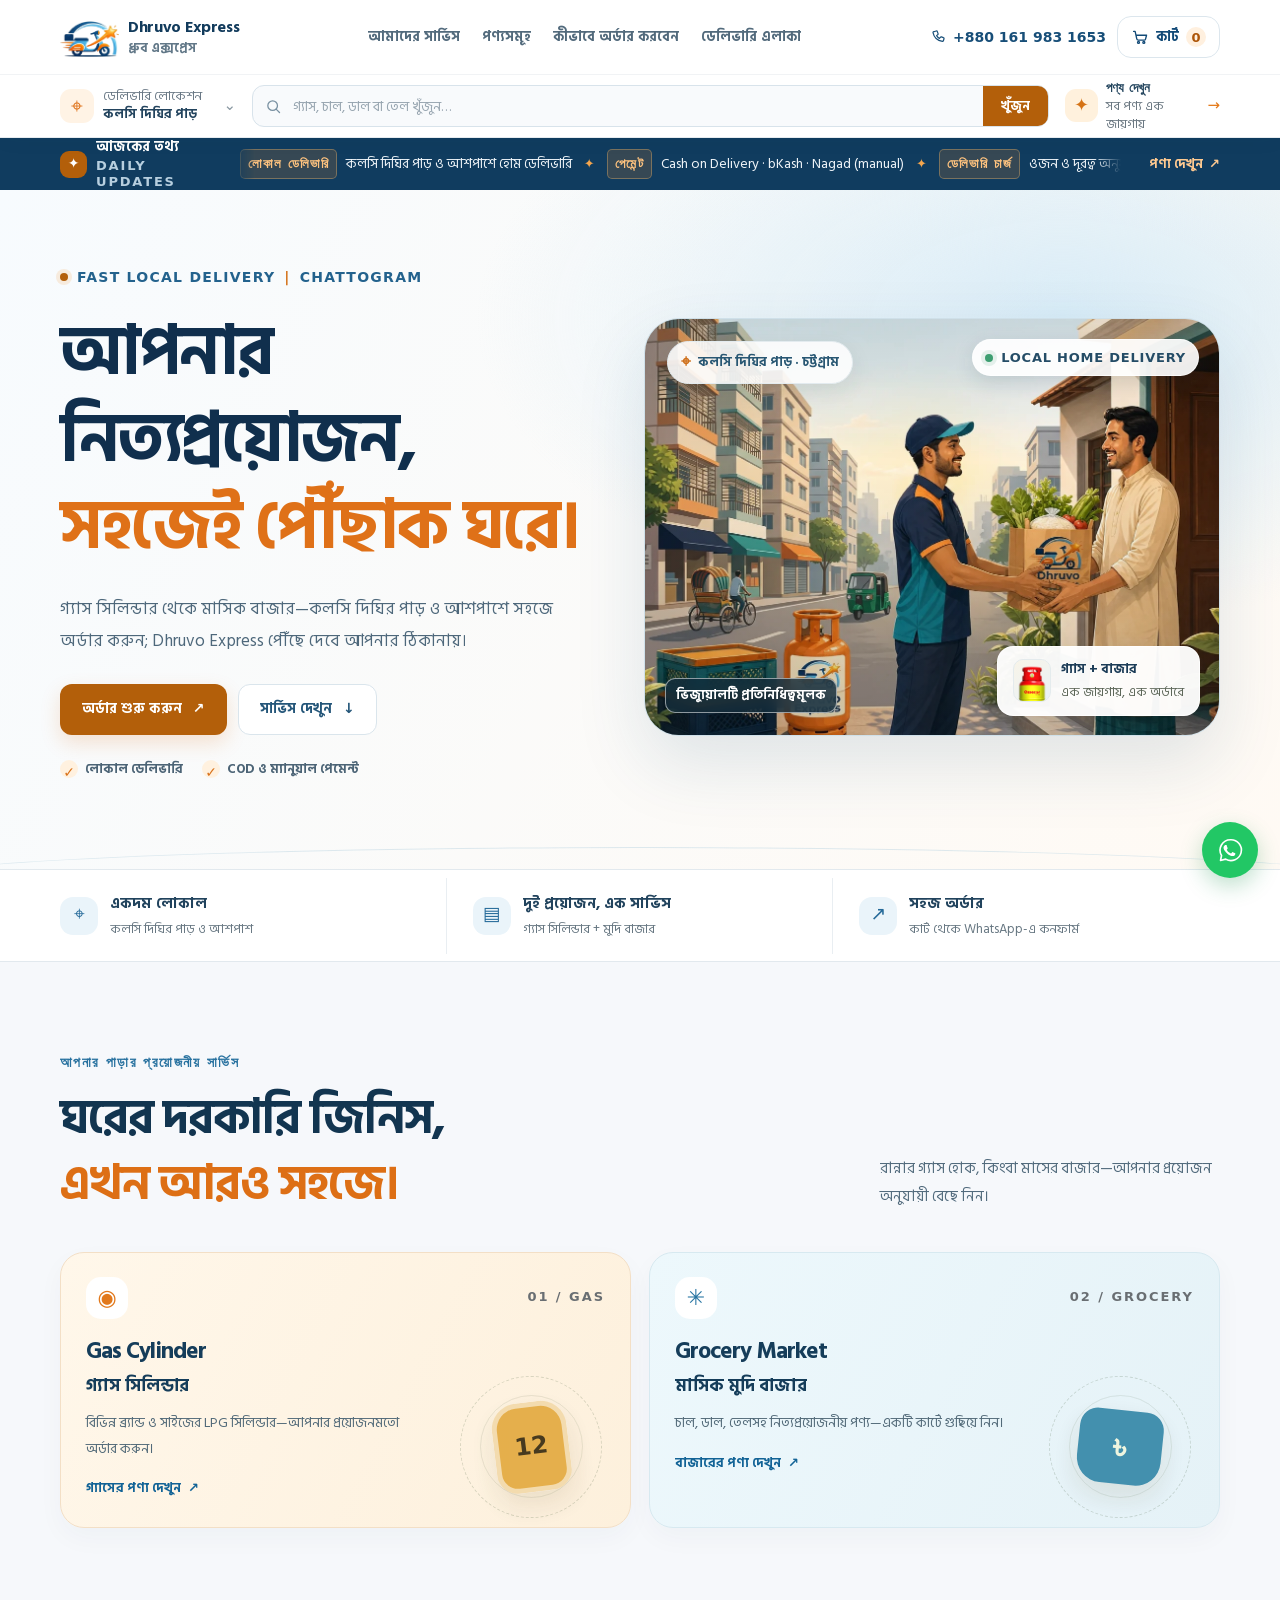
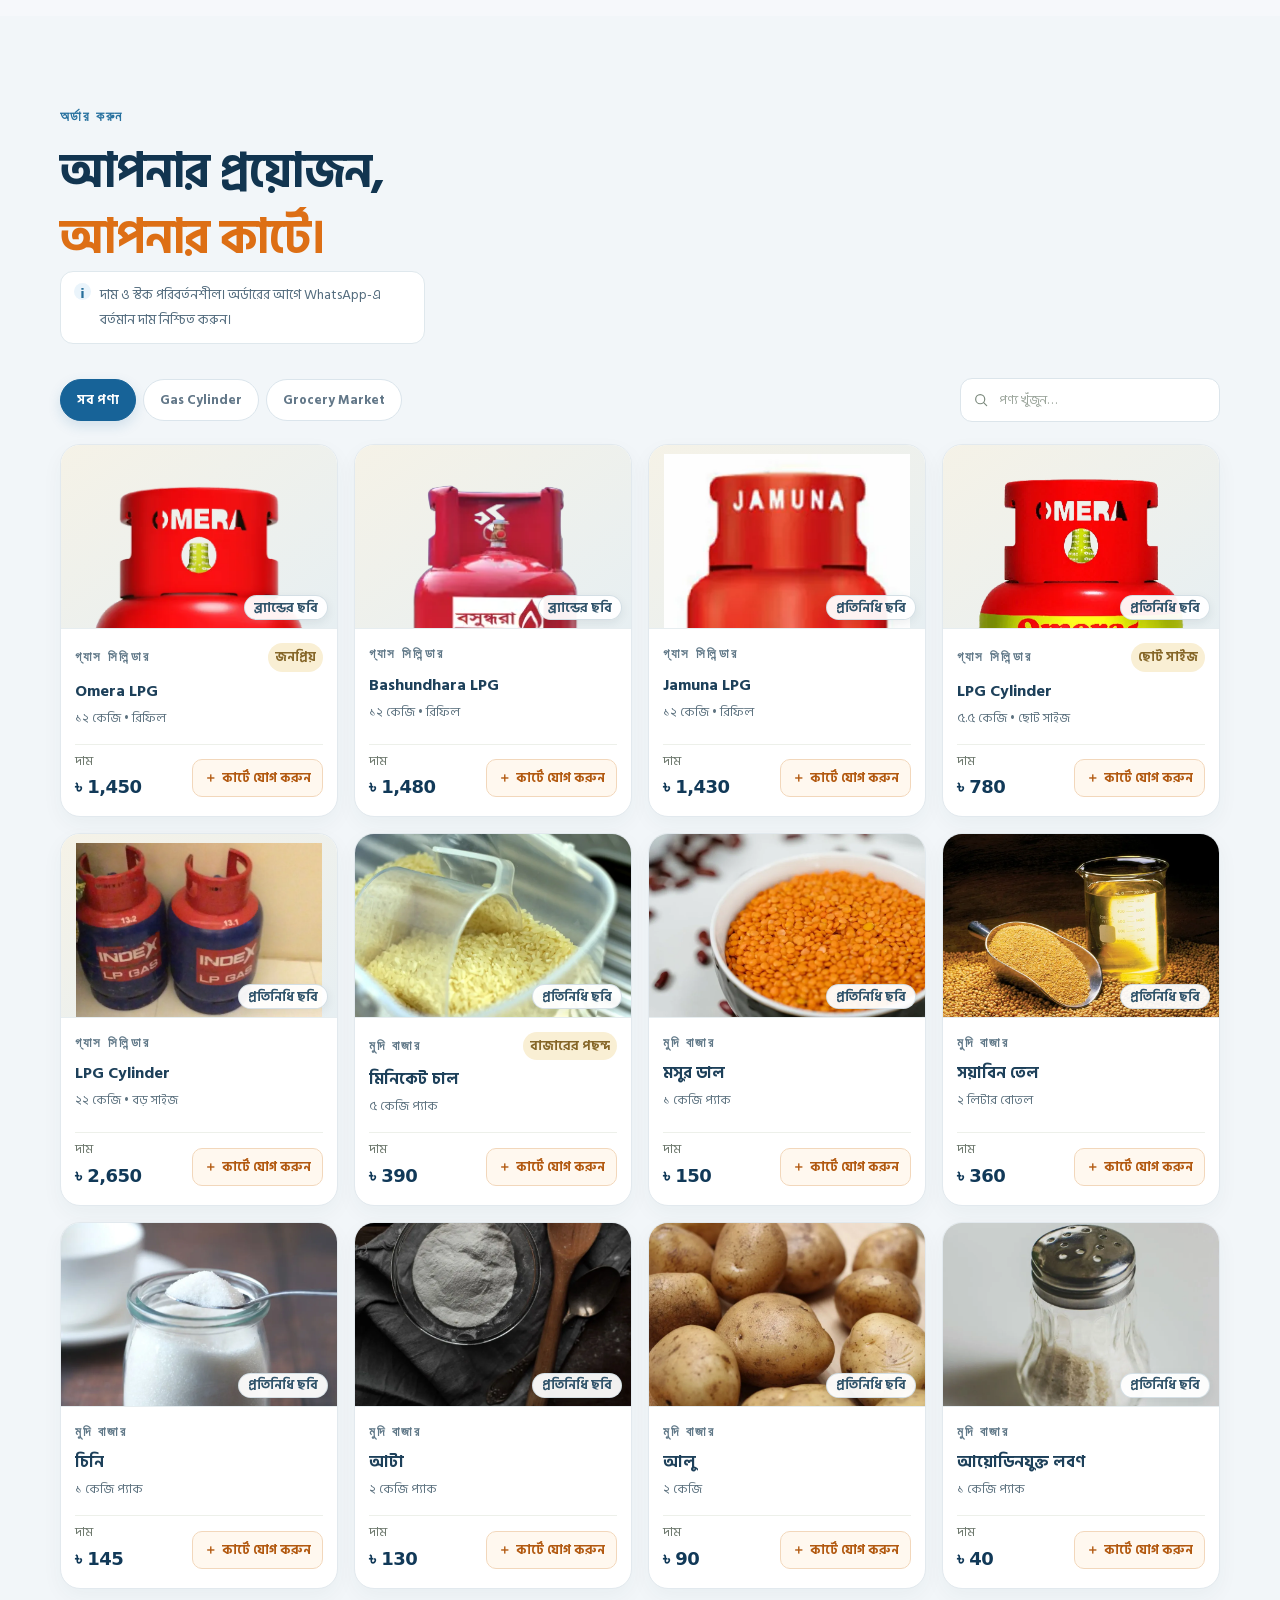
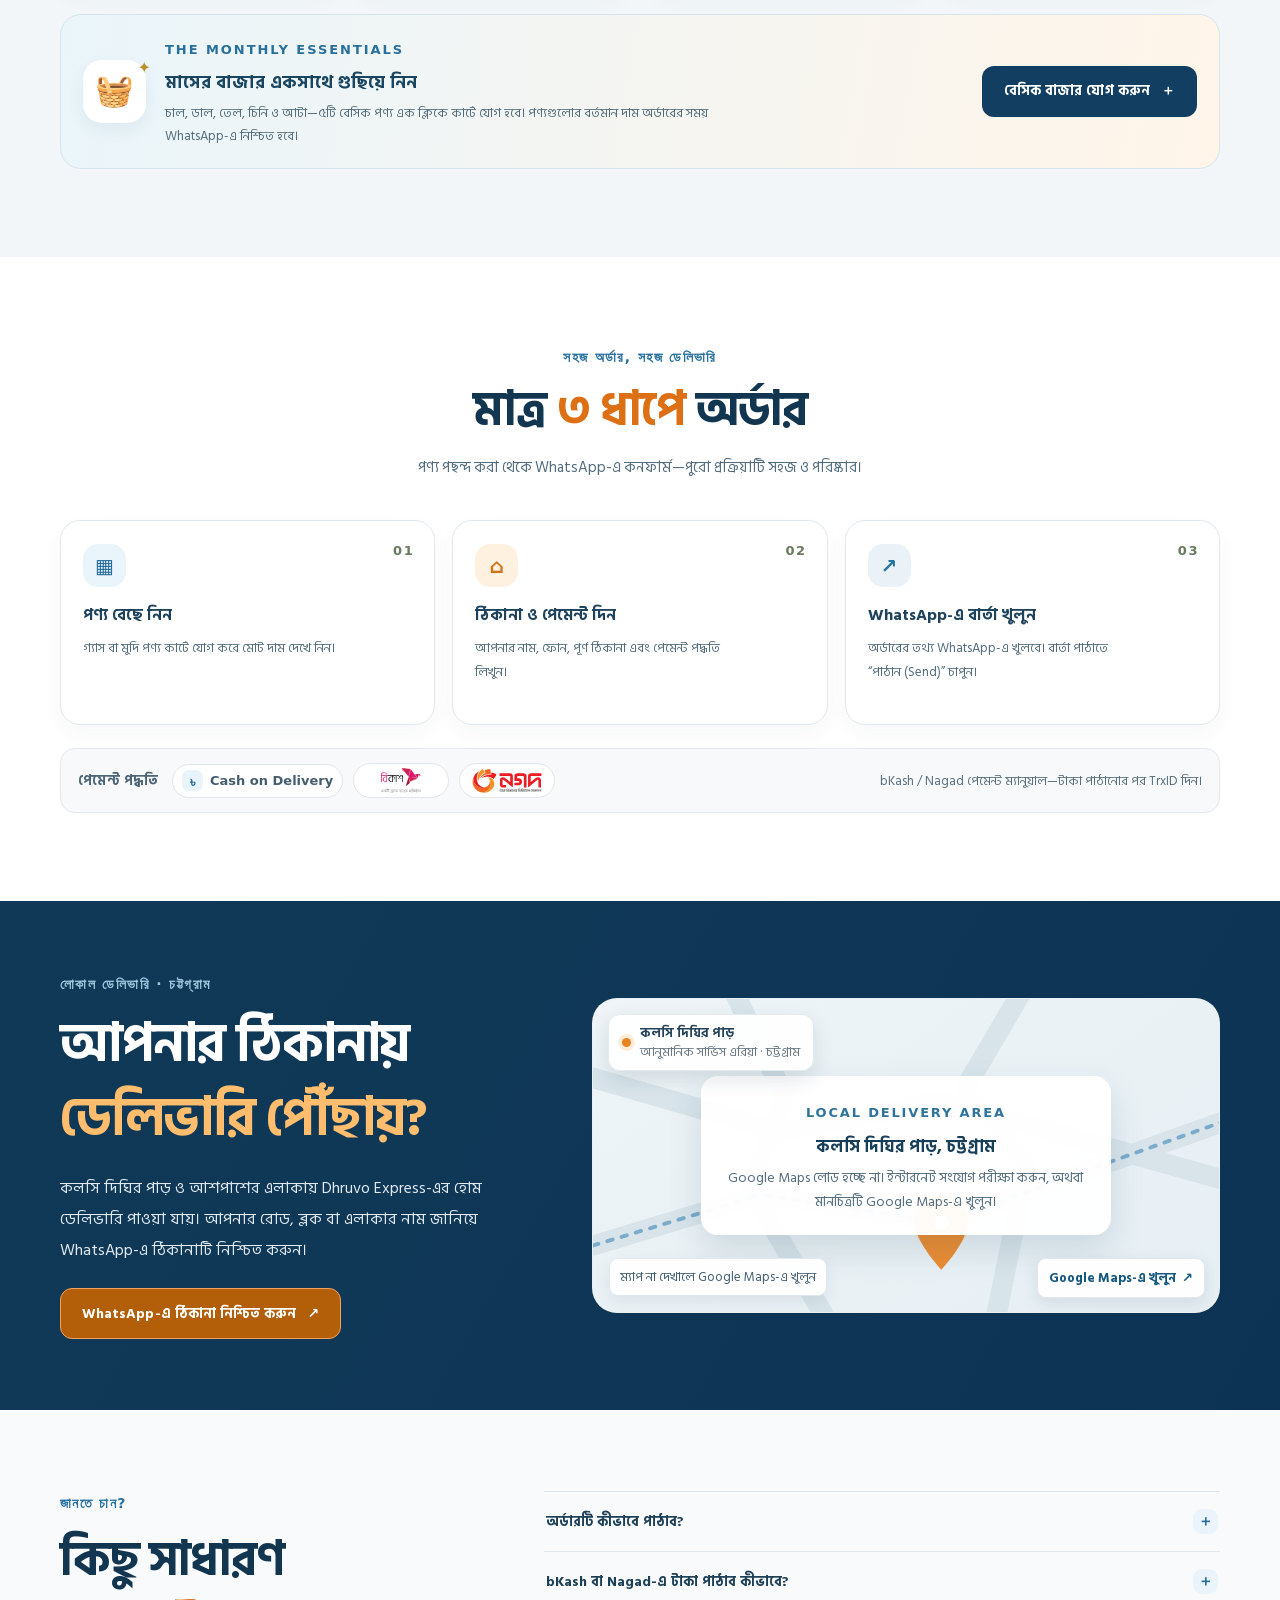
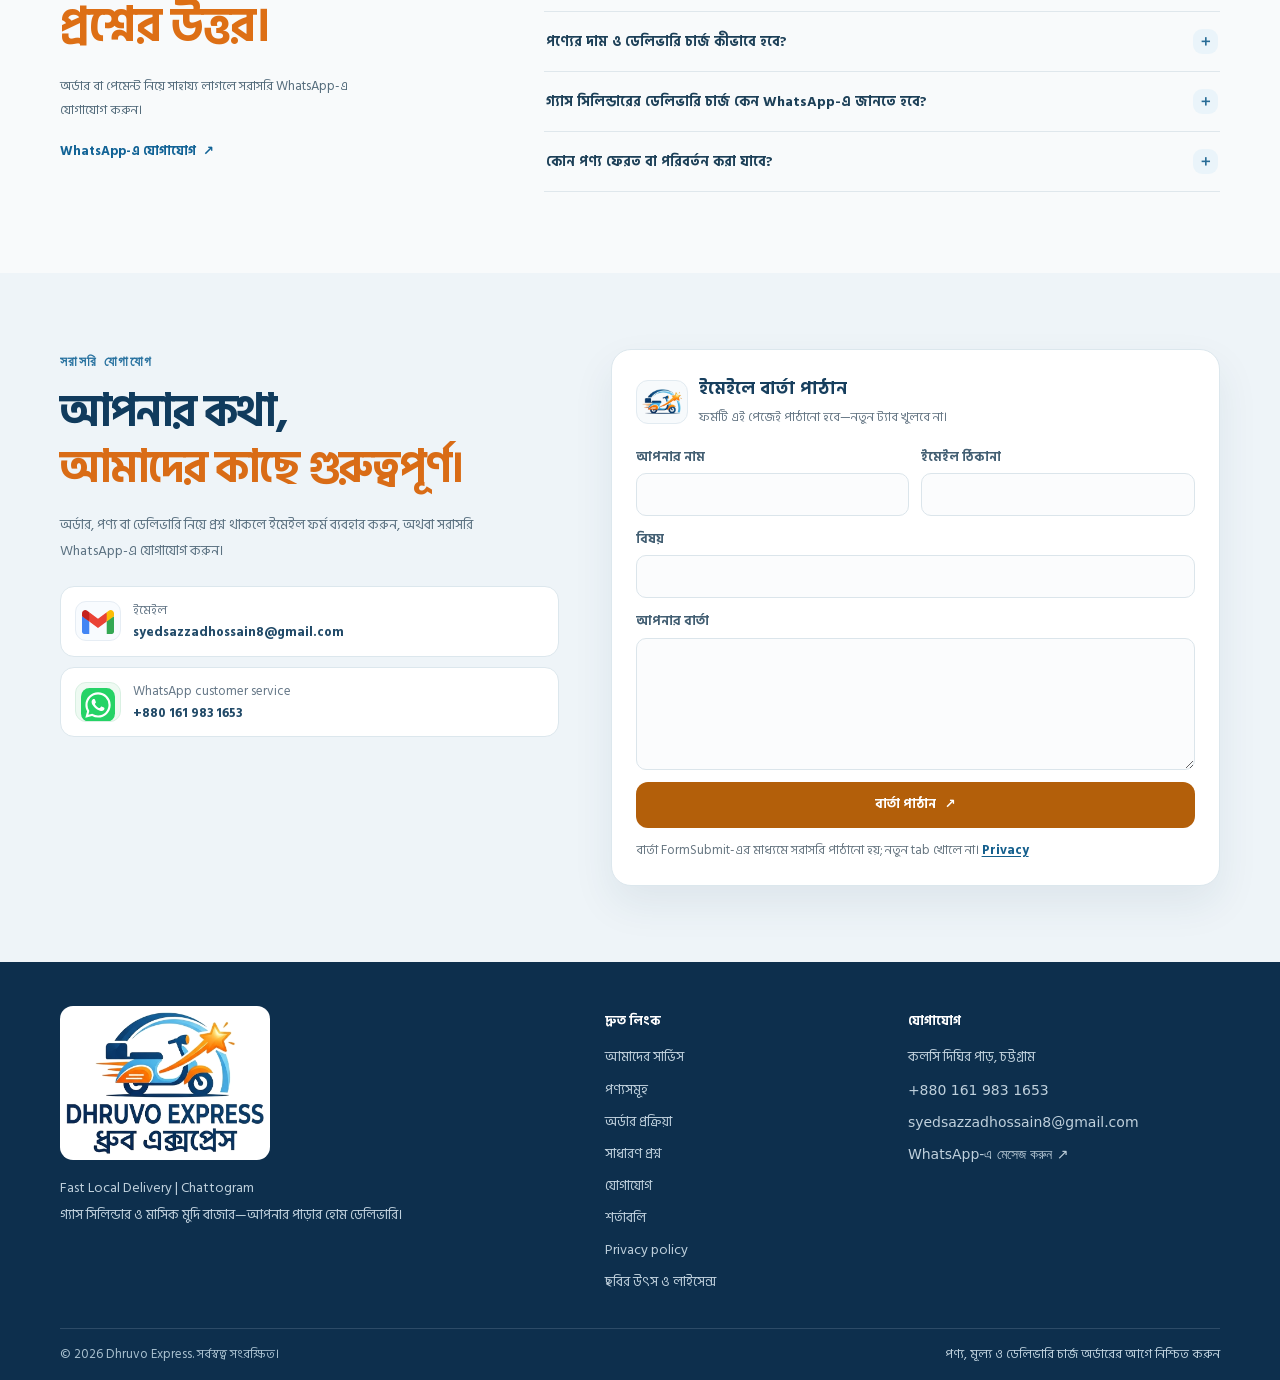
<file: index.html>
<!doctype html>
<html lang="bn">
<head>
  <meta charset="utf-8">
  <meta name="viewport" content="width=device-width, initial-scale=1">
  <meta name="theme-color" content="#ffffff">
  <meta name="description" content="Dhruvo Express—চট্টগ্রামের কলসি দিঘির পাড় ও আশপাশে LPG সিলিন্ডার ও নিত্যপ্রয়োজনীয় মুদি পণ্যের লোকাল হোম ডেলিভারি। WhatsApp-এ অর্ডার ও ডেলিভারি নিশ্চিত করুন।">
  <meta name="robots" content="index,follow,max-image-preview:large">
  <meta name="author" content="Dhruvo Express">
  <meta property="og:locale" content="bn_BD">
  <meta property="og:site_name" content="Dhruvo Express">
  <meta property="og:title" content="Dhruvo Express | গ্যাস ও মুদি বাজার হোম ডেলিভারি">
  <meta property="og:description" content="কলসি দিঘির পাড় ও আশপাশ, চট্টগ্রামে LPG সিলিন্ডার ও নিত্যপ্রয়োজনীয় বাজারের লোকাল ডেলিভারি।">
  <meta property="og:type" content="website">
  <meta name="twitter:card" content="summary_large_image">
  <meta property="og:url" content="https://expressdhruvo.github.io/dhruvoexpress/">
  <meta property="og:image" content="https://expressdhruvo.github.io/dhruvoexpress/assets/hero/delivery-urban-branded.jpg">
  <meta property="og:image:alt" content="শহরের রাস্তায় Dhruvo Express-এর ডেলিভারি কর্মী মুদি বাজারের ব্যাগ দিচ্ছেন — প্রতিনিধিত্বমূলক ভিজ্যুয়াল।">
  <title>Dhruvo Express | গ্যাস ও মুদি বাজার ডেলিভারি, চট্টগ্রাম</title>
  <link rel="icon" type="image/png" href="assets/dhruvo-express-mark.png">
  <link rel="canonical" href="https://expressdhruvo.github.io/dhruvoexpress/">
  <link rel="preload" href="assets/hind-siliguri-regular.woff2" as="font" type="font/woff2" crossorigin>
  <link rel="preload" href="assets/hero/delivery-urban-branded.webp" as="image" type="image/webp">
  <link rel="stylesheet" href="styles.css">
  <link rel="stylesheet" href="marketplace.css">
  <script type="application/ld+json">
    {
      "@context": "https://schema.org",
      "@type": "Organization",
      "name": "Dhruvo Express",
      "description": "চট্টগ্রামের কলসি দিঘির পাড় ও আশপাশে LPG সিলিন্ডার ও নিত্যপ্রয়োজনীয় মুদি বাজারের লোকাল হোম ডেলিভারি।",
      "telephone": "+8801619831653",
      "email": "syedsazzadhossain8@gmail.com",
      "areaServed": {
        "@type": "Place",
        "name": "কলসি দিঘির পাড় ও আশপাশ, চট্টগ্রাম, বাংলাদেশ"
      },
      "knowsAbout": ["LPG cylinder delivery", "grocery delivery", "local home delivery"]
    }
  </script>
  <script defer src="app.js"></script>
</head>
<body>
  <a class="skip-link" href="#main-content">মূল কনটেন্টে যান</a>

  <header class="site-header">
    <div class="page-container header-inner">
      <a class="brand" href="#home" aria-label="Dhruvo Express হোম">
        <span class="brand-mark" aria-hidden="true">
          <picture><source srcset="assets/dhruvo-express-mark.webp" type="image/webp"><img src="assets/dhruvo-express-mark.png" alt="" width="495" height="307" decoding="async"></picture>
        </span>
        <span class="brand-copy">
          <strong>Dhruvo Express</strong>
          <span>ধ্রুব এক্সপ্রেস</span>
        </span>
      </a>

      <nav class="main-nav" id="main-nav" aria-label="প্রধান মেনু">
        <a href="#services">আমাদের সার্ভিস</a>
        <a href="#shop">পণ্যসমূহ</a>
        <a href="#how-it-works">কীভাবে অর্ডার করবেন</a>
        <a href="#coverage">ডেলিভারি এলাকা</a>
      </nav>

      <div class="header-actions">
        <a class="header-phone" href="tel:+8801619831653" aria-label="ফোন করুন +880 161 983 1653">
          <svg viewBox="0 0 24 24" aria-hidden="true"><path d="M6.7 3.8 9.4 3c.7-.2 1.4.2 1.6.9l1.1 3c.2.6 0 1.2-.5 1.6l-1.7 1.4a15 15 0 0 0 4.2 4.2l1.4-1.7c.4-.5 1-.7 1.6-.5l3 1.1c.7.2 1.1.9.9 1.6l-.8 2.7c-.2.7-.9 1.2-1.6 1.2A16.8 16.8 0 0 1 4.5 5.4c0-.7.5-1.4 1.2-1.6Z"/></svg>
          <span>+880 161 983 1653</span>
        </a>
        <button class="cart-trigger" id="cart-open" type="button" aria-label="কার্ট খুলুন">
          <svg viewBox="0 0 24 24" aria-hidden="true"><path d="M3.5 4.5h2l2.2 10.1a2 2 0 0 0 2 1.6h7.8a2 2 0 0 0 1.9-1.4l1.3-5.1H7"/><circle cx="10" cy="19.2" r="1.3"/><circle cx="17.1" cy="19.2" r="1.3"/></svg>
          <span class="cart-label">কার্ট</span>
          <span class="cart-count" id="cart-count" aria-live="polite">0</span>
        </button>
        <button class="mobile-menu-toggle" id="mobile-menu-toggle" type="button" aria-label="মেনু খুলুন" aria-expanded="false" aria-controls="main-nav">
          <span></span><span></span><span></span>
        </button>
      </div>
    </div>
    <div class="market-tools">
      <div class="page-container market-tools-inner">
        <a class="market-location" href="#coverage" aria-label="ডেলিভারি এলাকা: কলসি দিঘির পাড়">
          <span class="market-location-icon" aria-hidden="true">⌖</span>
          <span><small>ডেলিভারি লোকেশন</small><strong>কলসি দিঘির পাড়</strong></span>
          <span class="location-chevron" aria-hidden="true">⌄</span>
        </a>
        <form class="header-search" id="header-search-form" role="search">
          <svg viewBox="0 0 24 24" aria-hidden="true"><circle cx="10.8" cy="10.8" r="6.8"/><path d="m16 16 4.5 4.5"/></svg>
          <label class="sr-only" for="header-search">পণ্য খুঁজুন</label>
          <input id="header-search" type="search" placeholder="গ্যাস, চাল, ডাল বা তেল খুঁজুন…" autocomplete="off">
          <button type="submit">খুঁজুন</button>
        </form>
        <a class="market-promo-link" href="#shop"><span class="market-promo-icon" aria-hidden="true">✦</span><span><strong>পণ্য দেখুন</strong><small>সব পণ্য এক জায়গায়</small></span><span class="promo-arrow" aria-hidden="true">→</span></a>
      </div>
    </div>
  </header>

  <section class="offer-ticker" aria-label="Dhruvo Express-এর আপডেট">
    <div class="page-container offer-ticker-inner">
      <div class="offer-ticker-label"><span class="offer-spark" aria-hidden="true">✦</span><span><strong>আজকের তথ্য</strong><small>DAILY UPDATES</small></span></div>
      <div class="offer-window"><div class="offer-track" id="offer-track" aria-hidden="true"></div></div>
      <span class="sr-only" id="offer-accessible-text">Dhruvo Express-এর সেবা, পেমেন্ট ও ডেলিভারির তথ্য।</span>
      <a class="offer-see-all" href="#shop">পণ্য দেখুন <span aria-hidden="true">↗</span></a>
    </div>
  </section>

  <main id="main-content">
    <section class="hero-section" id="home">
      <div class="page-container hero-layout">
        <div class="hero-copy">
          <p class="hero-kicker"><span class="live-dot" aria-hidden="true"></span> Fast Local Delivery <span class="kicker-divider">|</span> Chattogram</p>
          <h1>আপনার নিত্যপ্রয়োজন,<br><em>সহজেই পৌঁছাক ঘরে।</em></h1>
          <p class="hero-description">গ্যাস সিলিন্ডার থেকে মাসিক বাজার—কলসি দিঘির পাড় ও আশপাশে সহজে অর্ডার করুন; Dhruvo Express পৌঁছে দেবে আপনার ঠিকানায়।</p>
          <section class="hero-flash-sale" id="hero-flash-sale" hidden aria-labelledby="flash-sale-heading">
            <div class="flash-sale-topline">
              <span class="flash-sale-mark" aria-hidden="true">⚡</span>
              <span class="flash-sale-heading"><strong id="flash-sale-heading">আজকের ফ্ল্যাশ সেল</strong><small id="flash-sale-status">আজকের বিশেষ দাম</small></span>
              <span class="flash-sale-countdown-wrap"><small>শেষ হবে</small><span id="flash-sale-countdown" role="timer" aria-live="off">--:--:--</span></span>
            </div>
            <div class="flash-sale-offer-row">
              <span class="flash-sale-product-image"><picture><source id="flash-sale-image-webp" srcset="assets/products/rice-miniket.webp" type="image/webp"><img id="flash-sale-image" src="assets/products/rice-miniket.jpg" alt="" aria-hidden="true" width="867" height="650" loading="lazy" decoding="async"></picture></span>
              <span class="flash-sale-product-copy"><strong id="flash-sale-product">আজকের পণ্য</strong><small id="flash-sale-detail">পণ্যের বিবরণ</small></span>
              <span class="flash-sale-price-block"><strong id="flash-sale-price">৳ 0</strong><del id="flash-sale-old-price">৳ 0</del><span class="flash-sale-discount" id="flash-sale-discount">ছাড়</span></span>
            </div>
            <a class="flash-sale-cta" id="flash-sale-cta" href="#shop">অফারটি দেখুন <span aria-hidden="true">↗</span></a>
          </section>
          <div class="hero-actions">
            <a class="button button-primary" href="#shop">অর্ডার শুরু করুন <span aria-hidden="true">↗</span></a>
            <a class="button button-soft" href="#services">সার্ভিস দেখুন <span aria-hidden="true">↓</span></a>
          </div>
          <div class="hero-assurances">
            <span><i aria-hidden="true">✓</i> লোকাল ডেলিভারি</span>
            <span><i aria-hidden="true">✓</i> COD ও ম্যানুয়াল পেমেন্ট</span>
          </div>
        </div>

        <div class="hero-visual" aria-label="Dhruvo Express-এর লোকাল ডেলিভারি">
          <picture class="hero-picture"><source srcset="assets/hero/delivery-urban-branded.webp" type="image/webp"><img class="hero-photo" src="assets/hero/delivery-urban-branded.jpg" alt="শহরের রাস্তায় Dhruvo Express-এর ডেলিভারি কর্মী গ্রাহকের হাতে মুদি বাজারের ব্যাগ দিচ্ছেন; সিলিন্ডার ও ব্যাগে Dhruvo Express-এর লোগো। ভিজ্যুয়ালটি প্রতিনিধিত্বমূলক।" fetchpriority="high" decoding="async" width="1264" height="843"></picture>
          <div class="hero-photo-shade" aria-hidden="true"></div>
          <div class="visual-label visual-label-top"><span class="label-pin" aria-hidden="true">⌖</span> কলসি দিঘির পাড় · চট্টগ্রাম</div>
          <div class="hero-photo-badge"><span class="hero-photo-live-dot" aria-hidden="true"></span> LOCAL HOME DELIVERY</div>
          <div class="visual-note visual-note-bottom">
            <span class="hero-product-thumb" aria-hidden="true"><picture><source srcset="assets/products/omera-12kg-card.webp" type="image/webp"><img src="assets/products/omera-12kg-card.png" alt="" width="539" height="1100" loading="lazy" decoding="async"></picture></span>
            <span><strong>গ্যাস + বাজার</strong><small>এক জায়গায়, এক অর্ডারে</small></span>
          </div>
          <span class="hero-photo-caption">ভিজ্যুয়ালটি প্রতিনিধিত্বমূলক</span>
        </div>
      </div>
      <div class="hero-bottom-line" aria-hidden="true"></div>
    </section>

    <section class="quick-values" aria-label="Dhruvo Express-এর সুবিধা">
      <div class="page-container values-grid">
        <div class="value-item"><span class="value-icon">⌖</span><div><strong>একদম লোকাল</strong><small>কলসি দিঘির পাড় ও আশপাশ</small></div></div>
        <div class="value-item"><span class="value-icon">▤</span><div><strong>দুই প্রয়োজন, এক সার্ভিস</strong><small>গ্যাস সিলিন্ডার + মুদি বাজার</small></div></div>
        <div class="value-item"><span class="value-icon">↗</span><div><strong>সহজ অর্ডার</strong><small>কার্ট থেকে WhatsApp-এ কনফার্ম</small></div></div>
      </div>
    </section>

    <section class="section services-section" id="services">
      <div class="page-container">
        <div class="section-heading section-heading-row">
          <div>
            <p class="eyebrow">আপনার পাড়ার প্রয়োজনীয় সার্ভিস</p>
            <h2>ঘরের দরকারি জিনিস,<br><em>এখন আরও সহজে।</em></h2>
          </div>
          <p class="section-intro-copy">রান্নার গ্যাস হোক, কিংবা মাসের বাজার—আপনার প্রয়োজন অনুযায়ী বেছে নিন।</p>
        </div>
        <div class="service-cards">
          <article class="service-card service-card-gas">
            <div class="service-card-top"><span class="service-icon service-icon-gas" aria-hidden="true">◉</span><span class="service-overline">01 / GAS</span></div>
            <div class="service-card-copy">
              <h3>Gas Cylinder<br><span>গ্যাস সিলিন্ডার</span></h3>
              <p>বিভিন্ন ব্র্যান্ড ও সাইজের LPG সিলিন্ডার—আপনার প্রয়োজনমতো অর্ডার করুন।</p>
              <a class="text-link" href="#shop" data-filter-link="gas">গ্যাসের পণ্য দেখুন <span aria-hidden="true">↗</span></a>
            </div>
            <div class="service-card-art gas-card-art" aria-hidden="true"><span>12</span></div>
          </article>
          <article class="service-card service-card-grocery">
            <div class="service-card-top"><span class="service-icon service-icon-grocery" aria-hidden="true">✳</span><span class="service-overline">02 / GROCERY</span></div>
            <div class="service-card-copy">
              <h3>Grocery Market<br><span>মাসিক মুদি বাজার</span></h3>
              <p>চাল, ডাল, তেলসহ নিত্যপ্রয়োজনীয় পণ্য—একটি কার্টে গুছিয়ে নিন।</p>
              <a class="text-link" href="#shop" data-filter-link="grocery">বাজারের পণ্য দেখুন <span aria-hidden="true">↗</span></a>
            </div>
            <div class="service-card-art grocery-card-art" aria-hidden="true"><span>৳</span></div>
          </article>
        </div>
      </div>
    </section>

    <section class="section shop-section" id="shop">
      <div class="page-container">
        <div class="section-heading shop-heading">
          <div>
            <p class="eyebrow">Dhruvo Express shop</p>
            <h2>আপনার প্রয়োজন,<br><em>আপনার কার্টে।</em></h2>
          </div>
          <div class="catalog-note"><span class="note-alert" aria-hidden="true">i</span><span>দাম ও স্টক পরিবর্তনশীল। অর্ডারের আগে <strong>WhatsApp-এ বর্তমান দাম</strong> নিশ্চিত করুন।</span></div>
        </div>

        <div class="catalog-toolbar">
          <div class="filter-tabs" id="filter-tabs" role="group" aria-label="পণ্য ক্যাটাগরি">
            <button class="filter-pill is-active" type="button" data-filter="all" aria-pressed="true">সব পণ্য</button>
            <button class="filter-pill" type="button" data-filter="gas" aria-pressed="false">Gas Cylinder</button>
            <button class="filter-pill" type="button" data-filter="grocery" aria-pressed="false">Grocery Market</button>
          </div>
          <div class="filter-subtabs" id="filter-subtabs" role="group" aria-label="সাব-ক্যাটাগরি" hidden></div>
          <label class="search-box">
            <svg viewBox="0 0 24 24" aria-hidden="true"><circle cx="10.8" cy="10.8" r="6.8"/><path d="m16 16 4.5 4.5"/></svg>
            <span class="sr-only">পণ্য খুঁজুন</span>
            <input id="product-search" type="search" placeholder="পণ্য খুঁজুন…" autocomplete="off">
          </label>
        </div>

        <div class="product-grid" id="product-grid" aria-live="polite"></div>
        <div class="empty-results" id="empty-results" hidden>
          <span aria-hidden="true">⌕</span><strong>এই নামে কোনো পণ্য পাওয়া যায়নি</strong><small>অন্য নাম লিখে বা ক্যাটাগরি বদলে দেখুন।</small>
        </div>

        <aside class="monthly-pack">
          <div class="pack-illustration" aria-hidden="true"><span>🧺</span><i>✦</i></div>
          <div class="pack-copy"><span class="pack-eyebrow">THE MONTHLY ESSENTIALS</span><h3>মাসের বাজার একসাথে গুছিয়ে নিন</h3><p>চাল, ডাল, তেল, চিনি ও আটা—৫টি বেসিক পণ্য এক ক্লিকে কার্টে যোগ হবে। পণ্যগুলোর বর্তমান দাম অর্ডারের সময় WhatsApp-এ নিশ্চিত হবে।</p></div>
          <button class="button button-dark" id="add-monthly-pack" type="button">বেসিক বাজার যোগ করুন <span aria-hidden="true">＋</span></button>
        </aside>
      </div>
    </section>

    <section class="section steps-section" id="how-it-works">
      <div class="page-container">
        <div class="section-heading centered-heading">
          <p class="eyebrow">সহজ অর্ডার, সহজ ডেলিভারি</p>
          <h2>মাত্র <em>৩ ধাপে</em> অর্ডার</h2>
          <p class="section-intro-copy">পণ্য পছন্দ করা থেকে WhatsApp-এ কনফার্ম—পুরো প্রক্রিয়াটি সহজ ও পরিষ্কার।</p>
        </div>
        <div class="steps-grid">
          <article class="step-card"><span class="step-number">01</span><span class="step-icon" aria-hidden="true">▦</span><h3>পণ্য বেছে নিন</h3><p>গ্যাস বা মুদি পণ্য কার্টে যোগ করে মোট দাম দেখে নিন।</p></article>
          <article class="step-card"><span class="step-number">02</span><span class="step-icon" aria-hidden="true">⌂</span><h3>ঠিকানা ও পেমেন্ট দিন</h3><p>আপনার নাম, ফোন, পূর্ণ ঠিকানা এবং পেমেন্ট পদ্ধতি লিখুন।</p></article>
          <article class="step-card"><span class="step-number">03</span><span class="step-icon" aria-hidden="true">↗</span><h3>WhatsApp-এ বার্তা খুলুন</h3><p>অর্ডারের তথ্য WhatsApp-এ খুলবে। বার্তা পাঠাতে “পাঠান (Send)” চাপুন।</p></article>
        </div>
        <div class="payment-strip">
          <span class="payment-strip-label">পেমেন্ট পদ্ধতি</span>
          <span class="payment-badge payment-badge-cod"><span class="cod-payment-mark" aria-hidden="true">৳</span> Cash on Delivery</span>
          <span class="payment-badge payment-badge-brand"><img class="payment-brand-logo" src="assets/bkash-logo.svg" alt="bKash logo"></span>
          <span class="payment-badge payment-badge-brand"><img class="payment-brand-logo" src="assets/nagad-logo.svg" alt="Nagad logo"></span>
          <small>bKash / Nagad পেমেন্ট ম্যানুয়াল—টাকা পাঠানোর পর TrxID দিন।</small>
        </div>
      </div>
    </section>

    <section class="coverage-section" id="coverage">
      <div class="page-container coverage-layout">
        <div class="coverage-copy">
          <p class="eyebrow">লোকাল ডেলিভারি · চট্টগ্রাম</p>
          <h2>আপনার ঠিকানায়<br><em>ডেলিভারি পৌঁছায়?</em></h2>
          <p>কলসি দিঘির পাড় ও আশপাশের এলাকায় Dhruvo Express-এর হোম ডেলিভারি পাওয়া যায়। আপনার রোড, ব্লক বা এলাকার নাম জানিয়ে WhatsApp-এ ঠিকানাটি নিশ্চিত করুন।</p>
          <a class="button button-primary" href="https://wa.me/8801619831653?text=%E0%A6%86%E0%A6%AE%E0%A6%BE%E0%A6%B0%20%E0%A6%A0%E0%A6%BF%E0%A6%95%E0%A6%BE%E0%A6%A8%E0%A6%BE%E0%A7%9F%20Dhruvo%20Express%20%E0%A6%A1%E0%A7%87%E0%A6%B2%E0%A6%BF%E0%A6%AD%E0%A6%BE%E0%A6%B0%E0%A6%BF%20%E0%A6%95%E0%A6%B0%E0%A7%87%20%E0%A6%95%E0%A6%BF%3F" target="_blank" rel="noopener noreferrer">WhatsApp-এ ঠিকানা নিশ্চিত করুন <span aria-hidden="true">↗</span></a>
        </div>
        <div class="coverage-visual map-visual" aria-label="কলসি দিঘির পাড়, চট্টগ্রামের Google Map">
          <div class="map-fallback" id="map-fallback" hidden aria-live="polite">
            <svg viewBox="0 0 760 400" aria-hidden="true"><path d="M-40 95 220 170 425 130 800 235M-20 315 195 250 425 285 790 155M150-30 225 125 180 240 290 430M540-30 455 115 535 210 490 430" fill="none" stroke="#d6e3e9" stroke-width="26" stroke-linecap="round" stroke-linejoin="round"/><path d="M-20 315 195 250 425 285 790 155" fill="none" stroke="#72a7c7" stroke-width="5" stroke-dasharray="7 12" stroke-linecap="round"/><circle cx="425" cy="285" r="37" fill="#f7e1c4"/><path d="M425 251c-19 0-34 15-34 34 0 25 34 61 34 61s34-36 34-61c0-19-15-34-34-34Z" fill="#ec8523"/><circle cx="425" cy="285" r="10" fill="#fff"/></svg>
            <div class="map-fallback-card"><span class="map-fallback-kicker">LOCAL DELIVERY AREA</span><strong>কলসি দিঘির পাড়, চট্টগ্রাম</strong><p>Google Maps লোড হচ্ছে না। ইন্টারনেট সংযোগ পরীক্ষা করুন, অথবা মানচিত্রটি Google Maps-এ খুলুন।</p></div>
          </div>
          <iframe id="google-map" src="https://www.google.com/maps/embed?origin=mfe&pb=!1m3!2m1!1sKalsi+Dighi+Par,+Chattogram,+Bangladesh!6i15" title="Google Maps — Kalsi Dighi Par, Chattogram" loading="lazy" referrerpolicy="no-referrer-when-downgrade" allowfullscreen></iframe>
          <div class="map-area-label"><span class="map-live-dot" aria-hidden="true"></span><span><strong>কলসি দিঘির পাড়</strong><small>আনুমানিক সার্ভিস এরিয়া · চট্টগ্রাম</small></span></div>
          <span class="map-preview-note">ম্যাপ না দেখালে Google Maps-এ খুলুন</span>
          <a class="map-open-link" href="https://www.google.com/maps/search/?api=1&query=Kalsi%20Dighi%20Par%2C%20Chattogram%2C%20Bangladesh" target="_blank" rel="noopener noreferrer">Google Maps-এ খুলুন <span aria-hidden="true">↗</span></a>
        </div>
      </div>
    </section>

    <section class="section faq-section" id="faq">
      <div class="page-container faq-layout">
        <div class="faq-intro"><p class="eyebrow">জানতে চান?</p><h2>কিছু সাধারণ<br><em>প্রশ্নের উত্তর।</em></h2><p>অর্ডার বা পেমেন্ট নিয়ে সাহায্য লাগলে সরাসরি WhatsApp-এ যোগাযোগ করুন।</p><a class="text-link" href="https://wa.me/8801619831653" target="_blank" rel="noopener noreferrer">WhatsApp-এ যোগাযোগ <span aria-hidden="true">↗</span></a></div>
        <div class="faq-list">
          <details><summary>অর্ডারটি কীভাবে পাঠাব?<span aria-hidden="true">＋</span></summary><p>পণ্য কার্টে যোগ করে নাম, ফোন ও পূর্ণ ঠিকানা দিন। অর্ডার ফর্ম পূরণ করে “WhatsApp-এ বার্তা খুলুন” চাপুন; খোলা খসড়াটি পাঠাতে WhatsApp-এ “পাঠান (Send)” চাপতে হবে।</p></details>
          <details><summary>bKash বা Nagad-এ টাকা পাঠাব কীভাবে?<span aria-hidden="true">＋</span></summary><p>চূড়ান্ত ডেলিভারি চার্জ কাস্টমার সার্ভিসে নিশ্চিত করে তারপর bKash/Nagad-এ টাকা পাঠান। ফর্মে প্রেরক নম্বর ও TrxID লিখুন; অর্ডার নিশ্চিতের আগে পেমেন্ট যাচাই হবে।</p></details>
          <details><summary>পণ্যের দাম ও ডেলিভারি চার্জ কীভাবে হবে?<span aria-hidden="true">＋</span></summary><p>পণ্যের বর্তমান দাম ও স্টক অর্ডারের সময় WhatsApp-এ নিশ্চিত করা হবে। ডেলিভারির ওজনভিত্তিক rate: ১০ কেজি পর্যন্ত ৳৩০; ১০ কেজির বেশি থেকে ৩০ কেজি পর্যন্ত ৳৬০; ৩০ কেজির বেশি কিন্তু ৮০ কেজির কম হলে ৳১০০। ৮০ কেজি বা বেশি হলে অনলাইন checkout বন্ধ। দূরত্ব অনুযায়ী চূড়ান্ত চার্জও WhatsApp-এ নিশ্চিত হবে।</p></details>
          <details><summary>গ্যাস সিলিন্ডারের ডেলিভারি চার্জ কেন WhatsApp-এ জানতে হবে?<span aria-hidden="true">＋</span></summary><p>সিলিন্ডারের গ্যাসের নেট ওজন ও সিলিন্ডারসহ মোট ওজন এক নয়। LPG-সহ কার্টের gross weight যাচাই করে ডেলিভারি চার্জ নির্ধারণ করা হয়, তাই অর্ডারের আগে কাস্টমার সার্ভিসে চার্জ নিশ্চিত করুন।</p></details>
          <details><summary>কোন পণ্য ফেরত বা পরিবর্তন করা যাবে?<span aria-hidden="true">＋</span></summary><p>শুধু রিটার্ন-যোগ্য হিসেবে চিহ্নিত পণ্য ফেরত নেওয়া হবে—কোন পণ্য eligible, অর্ডার নিশ্চিতের আগে জেনে নিন। চালের ক্ষেত্রে ফেরত নয়, শুধু পরিবর্তন করা যাবে; পরিবর্তনের জন্য প্রযোজ্য ডেলিভারি চার্জ দিতে হবে।</p></details>
        </div>
      </div>
    </section>
    <section class="section contact-section" id="contact" aria-labelledby="contact-heading">
      <div class="page-container contact-layout">
        <div class="contact-copy">
          <p class="eyebrow">সরাসরি যোগাযোগ</p>
          <h2 id="contact-heading">আপনার কথা,<br><em>আমাদের কাছে গুরুত্বপূর্ণ।</em></h2>
          <p>অর্ডার, পণ্য বা ডেলিভারি নিয়ে প্রশ্ন থাকলে ইমেইল ফর্ম ব্যবহার করুন, অথবা সরাসরি WhatsApp-এ যোগাযোগ করুন।</p>
          <div class="contact-direct-links">
            <a class="contact-direct-card" href="mailto:syedsazzadhossain8@gmail.com">
              <span class="contact-direct-logo contact-direct-logo--mail" aria-hidden="true"><img src="assets/gmail-logo.svg" alt="" width="256" height="193" loading="lazy" decoding="async"></span>
              <span><small>ইমেইল</small><strong>syedsazzadhossain8@gmail.com</strong></span>
            </a>
            <a class="contact-direct-card" href="https://wa.me/8801619831653" target="_blank" rel="noopener noreferrer">
              <span class="contact-direct-logo contact-direct-logo--whatsapp" aria-hidden="true"><img src="assets/whatsapp-logo.svg" alt="" width="48" height="48" loading="lazy" decoding="async"></span>
              <span><small>WhatsApp customer service</small><strong>+880 161 983 1653</strong></span>
            </a>
          </div>
        </div>
        <div class="contact-form-card">
          <div class="contact-form-heading"><span class="contact-form-logo" aria-hidden="true"><picture><source srcset="assets/dhruvo-express-mark.webp" type="image/webp"><img src="assets/dhruvo-express-mark.png" alt="" width="495" height="307" loading="lazy" decoding="async"></picture></span><div><strong>ইমেইলে বার্তা পাঠান</strong><span>ফর্মটি এই পেজেই পাঠানো হবে—নতুন ট্যাব খুলবে না।</span></div></div>
          <form class="email-contact-form" id="email-contact-form" action="https://formsubmit.co/syedsazzadhossain8@gmail.com" method="POST">
            <input type="hidden" name="_subject" value="Dhruvo Express — ওয়েবসাইটের নতুন বার্তা">
            <input type="hidden" name="_template" value="table">
            <input type="hidden" name="_captcha" value="false">
            <input type="hidden" name="_replyto" value="">
            <div class="form-honeypot" aria-hidden="true"><label for="contact-website">Website</label><input id="contact-website" type="text" name="_honey" tabindex="-1" autocomplete="off"></div>
            <div class="contact-field-row">
              <label class="contact-field" for="contact-name"><span>আপনার নাম</span><input id="contact-name" name="name" type="text" autocomplete="name" maxlength="100" required></label>
              <label class="contact-field" for="contact-email"><span>ইমেইল ঠিকানা</span><input id="contact-email" name="email" type="email" autocomplete="email" maxlength="254" required></label>
            </div>
            <label class="contact-field" for="contact-subject"><span>বিষয়</span><input id="contact-subject" name="subject" type="text" maxlength="150" required></label>
            <label class="contact-field" for="contact-message"><span>আপনার বার্তা</span><textarea id="contact-message" name="message" rows="5" maxlength="4000" required></textarea></label>
            <button class="contact-submit" type="submit">বার্তা পাঠান <span aria-hidden="true">↗</span></button>
            <p class="contact-form-status" id="contact-form-status" role="status" aria-live="polite" hidden></p>
            <div class="contact-form-fallback" id="contact-form-fallback" hidden>
              <a class="contact-form-whatsapp" id="contact-form-whatsapp" href="https://wa.me/8801619831653" target="_blank" rel="noopener noreferrer">WhatsApp করুন</a>
              <a class="contact-form-call" href="tel:+8801619831653">কল করুন <span aria-hidden="true">✆</span></a>
            </div>
            <p class="contact-form-note">বার্তা FormSubmit-এর মাধ্যমে সরাসরি পাঠানো হয়; নতুন tab খোলে না। <a href="privacy.html">Privacy</a></p>
          </form>
        </div>
      </div>
    </section>
  </main>

  <footer class="site-footer">
    <div class="page-container footer-main">
      <div class="footer-brand-block">
        <a class="footer-logo-card" href="#home" aria-label="Dhruvo Express হোম"><picture><source srcset="assets/dhruvo-express-logo.webp" type="image/webp"><img src="assets/dhruvo-express-logo.png" alt="Dhruvo Express — ধ্রুব এক্সপ্রেস" width="703" height="506" loading="lazy" decoding="async"></picture></a>
        <p>Fast Local Delivery | Chattogram<br>গ্যাস সিলিন্ডার ও মাসিক মুদি বাজার—আপনার পাড়ার হোম ডেলিভারি।</p>
      </div>
      <div class="footer-links"><strong>দ্রুত লিংক</strong><a href="#services">আমাদের সার্ভিস</a><a href="#shop">পণ্যসমূহ</a><a href="#how-it-works">অর্ডার প্রক্রিয়া</a><a href="#faq">সাধারণ প্রশ্ন</a><a href="#contact">যোগাযোগ</a><a href="terms.html">শর্তাবলি</a><a href="privacy.html">Privacy policy</a><a href="PHOTO-CREDITS.html">ছবির উৎস ও লাইসেন্স</a></div>
      <div class="footer-contact"><strong>যোগাযোগ</strong><span>কলসি দিঘির পাড়, চট্টগ্রাম</span><a href="tel:+8801619831653">+880 161 983 1653</a><a href="mailto:syedsazzadhossain8@gmail.com">syedsazzadhossain8@gmail.com</a><a href="https://wa.me/8801619831653" target="_blank" rel="noopener noreferrer">WhatsApp-এ মেসেজ করুন ↗</a></div>
    </div>
    <div class="page-container footer-bottom"><span>© <span id="current-year">2026</span> Dhruvo Express. সর্বস্বত্ব সংরক্ষিত।</span><span class="footer-demo-note">পণ্য, মূল্য ও ডেলিভারি চার্জ অর্ডারের আগে নিশ্চিত করুন</span></div>
  </footer>

  <dialog class="app-dialog cart-dialog" id="cart-dialog" aria-labelledby="cart-title">
    <div class="dialog-header cart-dialog-header">
      <div><span class="dialog-eyebrow">কার্টের পণ্য</span><h2 id="cart-title">আপনার কার্ট</h2></div>
      <div class="cart-header-actions">
        <button class="cart-clear-button" id="cart-clear" type="button" hidden>সব পণ্য সরান</button>
        <button class="icon-button dialog-close-button" type="button" data-close="cart-dialog" aria-label="কার্ট বন্ধ করুন"><svg viewBox="0 0 24 24" aria-hidden="true"><path d="m7 7 10 10M17 7 7 17"/></svg></button>
      </div>
    </div>
    <div class="cart-empty" id="cart-empty" hidden>
      <span class="empty-basket" aria-hidden="true">🧺</span><strong>আপনার কার্ট এখনো খালি</strong><p>পছন্দের গ্যাস বা মুদি পণ্য কার্টে যোগ করুন।</p>
      <button class="button button-soft" type="button" data-close="cart-dialog" data-scroll-shop>পণ্য দেখুন <span aria-hidden="true">↗</span></button>
    </div>
    <div class="cart-items" id="cart-items" aria-live="polite"></div>
    <div class="cart-summary" id="cart-summary" hidden>
      <div class="summary-row" data-price-only><span>পণ্যের মূল্য</span><strong id="cart-subtotal">৳ 0</strong></div>
      <div class="summary-row"><span>লোকাল ডেলিভারি <small>(ওজনভিত্তিক)</small></span><strong id="cart-delivery">৳ 0</strong></div>
      <div class="summary-row summary-total" data-price-only><span>সর্বমোট</span><strong id="cart-total">৳ 0</strong></div>
      <p class="fee-note" id="cart-fee-note">কার্টে পণ্য যোগ হলে ওজন অনুযায়ী ডেলিভারি চার্জ দেখানো হবে।</p>
      <button class="cart-continue-button" type="button" data-close="cart-dialog" data-scroll-shop>＋ আরও পণ্য যোগ করুন</button>
      <button class="button button-primary full-button" id="checkout-open" type="button">অর্ডার করতে এগিয়ে যান <span aria-hidden="true">→</span></button>
      <a class="button button-soft full-button cart-service-quote" id="cart-service-quote" href="https://wa.me/8801619831653" target="_blank" rel="noopener noreferrer" hidden>WhatsApp-এ ডেলিভারি কোট নিন ↗</a>
      <p class="secure-note"><span aria-hidden="true">✓</span> *ওজনভিত্তিক হিসাব; দূরত্ব অনুযায়ী চূড়ান্ত চার্জ WhatsApp-এ নিশ্চিত হবে।</p>
    </div>
  </dialog>

  <dialog class="app-dialog checkout-dialog" id="checkout-dialog" aria-labelledby="checkout-title">
    <div class="dialog-header checkout-dialog-header">
      <div><span class="dialog-eyebrow">শেষ ধাপ</span><h2 id="checkout-title">অর্ডার সম্পন্ন করুন</h2></div>
      <button class="icon-button" type="button" data-close="checkout-dialog" aria-label="চেকআউট বন্ধ করুন">×</button>
    </div>
    <div class="checkout-layout">
      <form class="checkout-form" id="checkout-form">
        <div class="form-section-title"><span>01</span><strong>ডেলিভারি তথ্য</strong></div>
        <label class="form-field"><span>আপনার নাম <b>*</b></span><input type="text" name="customerName" autocomplete="name" placeholder="যে নামে অর্ডার করবেন" minlength="2" required></label>
        <label class="form-field"><span>ফোন নম্বর <b>*</b></span><input type="tel" name="customerPhone" autocomplete="tel" inputmode="tel" placeholder="01XXXXXXXXX" pattern="^(?:\+?8801|01)[3-9]\d{8}$" title="বাংলাদেশি নম্বর লিখুন, যেমন 01XXXXXXXXX বা +8801XXXXXXXXX" required><small>বাংলাদেশি নম্বর লিখুন; স্পেস বা হাইফেন দেবেন না।</small></label>
        <label class="form-field"><span>পূর্ণ ডেলিভারি ঠিকানা <b>*</b></span><textarea name="address" autocomplete="street-address" placeholder="বাড়ি/রোড/ব্লক, এলাকার নাম, অ্যাপার্টমেন্ট বা মেসের নাম, ফ্ল্যাট নম্বরসহ লিখুন" minlength="8" rows="3" required></textarea></label>

        <div class="form-section-title payment-title"><span>02</span><strong>পেমেন্ট পদ্ধতি</strong></div>
        <div class="payment-options">
          <label class="payment-option"><input type="radio" name="payment" value="cod" checked required><span class="payment-option-mark"></span><span class="payment-option-copy"><strong>Cash on Delivery</strong><small>পণ্য হাতে পেয়ে টাকা দিন</small></span><span class="option-cod">COD</span></label>
          <label class="payment-option"><input type="radio" name="payment" value="bkash"><span class="payment-option-mark"></span><span class="payment-option-copy"><strong>bKash</strong><small>নিজে টাকা পাঠান</small></span><img class="wallet-logo-img wallet-logo-bkash" src="assets/bkash-logo.svg" alt="bKash"></label>
          <label class="payment-option"><input type="radio" name="payment" value="nagad"><span class="payment-option-mark"></span><span class="payment-option-copy"><strong>Nagad</strong><small>নিজে টাকা পাঠান</small></span><img class="wallet-logo-img wallet-logo-nagad" src="assets/nagad-logo.svg" alt="Nagad"></label>
        </div>

        <div class="manual-payment-box" id="manual-payment-fields" hidden>
          <div class="manual-payment-heading"><img class="manual-wallet-logo" id="wallet-logo" src="assets/bkash-logo.svg" alt=""><div><strong><span id="wallet-name">bKash</span> নম্বরে টাকা পাঠান</strong><small>টাকা পাঠানোর আগে নম্বরটি ভালোভাবে মিলিয়ে নিন।</small></div></div>
          <div class="merchant-number-row"><strong id="merchant-number">+8801619831653</strong><button class="copy-number" id="copy-number" type="button">নম্বর কপি</button></div>
          <p class="merchant-warning">টাকা পাঠানোর আগে WhatsApp-এ চূড়ান্ত চার্জ ও এই নম্বরটি নিশ্চিত করুন। MFS পেমেন্ট ম্যানুয়াল—TrxID যাচাইয়ের পর অর্ডার নিশ্চিত হবে।</p>
          <label class="form-field"><span>টাকা পাঠানো নম্বর <b>*</b></span><input type="tel" name="senderPhone" inputmode="tel" placeholder="01XXXXXXXXX" pattern="^(?:\+?8801|01)[3-9]\d{8}$" title="বাংলাদেশি নম্বর লিখুন, যেমন 01XXXXXXXXX" disabled><small>যে নম্বর থেকে টাকা পাঠিয়েছেন।</small></label>
          <label class="form-field"><span>লেনদেন নম্বর (TrxID) <b>*</b></span><input type="text" name="trxId" placeholder="টাকা পাঠানোর পর পাওয়া TrxID লিখুন" minlength="4" maxlength="40" autocapitalize="characters" disabled></label>
        </div>

        <p class="checkout-privacy">আপনার দেওয়া নাম, ফোন, ঠিকানা এবং অর্ডারের তথ্য WhatsApp বার্তায় যুক্ত হবে। আপনি WhatsApp-এ Send না করা পর্যন্ত বার্তা পাঠানো হবে না। <a href="privacy.html">Privacy policy</a></p>
        <button class="button button-primary full-button confirm-button" type="submit">WhatsApp-এ বার্তা খুলুন <span aria-hidden="true">↗</span></button>
        <p class="whatsapp-step-note"><span aria-hidden="true">ⓘ</span> চাপলে WhatsApp-এ অর্ডারের বার্তা খুলবে। পাঠাতে সেখানে <strong>পাঠান (Send)</strong> চাপুন।</p>
      </form>
      <aside class="checkout-summary-panel">
        <span class="dialog-eyebrow">অর্ডারের হিসাব</span><h3>অর্ডারের সারাংশ</h3>
        <div id="checkout-summary-items" class="checkout-summary-items"></div>
        <p class="checkout-price-note" id="checkout-price-note" hidden>পণ্যের বর্তমান দাম ও মোট অর্ডার WhatsApp-এ নিশ্চিত করা হবে।</p>
        <div class="summary-row" data-price-only><span>পণ্যের মূল্য</span><strong id="checkout-subtotal">৳ 0</strong></div>
        <div class="summary-row"><span>ডেলিভারি <small>(ওজনভিত্তিক)</small></span><strong id="checkout-delivery">৳ 0</strong></div>
        <div class="summary-row summary-total" data-price-only><span>সর্বমোট</span><strong id="checkout-total">৳ 0</strong></div>
        <div class="summary-panel-note"><span aria-hidden="true">✦</span><span id="checkout-shipping-note">ওজনভিত্তিক হিসাব; দূরত্ব অনুযায়ী চূড়ান্ত চার্জ WhatsApp-এ নিশ্চিত করুন।</span></div>
      </aside>
    </div>
  </dialog>

  <dialog class="app-dialog success-dialog" id="success-dialog" aria-labelledby="success-title">
    <button class="icon-button success-close" type="button" data-close="success-dialog" aria-label="বার্তা বন্ধ করুন">×</button>
    <div class="success-check" aria-hidden="true"><svg viewBox="0 0 48 48"><path d="m12 24 8 8 17-18"/></svg></div>
    <span class="dialog-eyebrow">অর্ডারের বার্তা প্রস্তুত</span>
    <h2 id="success-title">WhatsApp-এ পাঠানোর বার্তা তৈরি হয়েছে!</h2>
    <p>WhatsApp-এ অর্ডারের সব তথ্য দেখে নিন। অর্ডার পাঠাতে সেখানে <strong>পাঠান (Send)</strong> বোতাম চাপুন।</p>
    <p class="reference-number">রেফারেন্স: <strong id="success-reference">—</strong></p>
    <a class="button button-primary full-button" id="whatsapp-fallback-link" href="https://wa.me/8801619831653" target="_blank" rel="noopener noreferrer">WhatsApp-এ অর্ডার খুলুন <span aria-hidden="true">↗</span></a>
    <button class="button button-soft full-button sent-button" id="order-sent-button" type="button">আমি WhatsApp-এ পাঠিয়েছি</button>
    <small class="success-footnote">ব্রাউজারে WhatsApp না খুললে উপরের বাটনটি চাপুন।</small>
  </dialog>

  <div class="whatsapp-widget" id="whatsapp-widget">
    <section class="whatsapp-panel" id="whatsapp-panel" hidden aria-label="WhatsApp কাস্টমার সার্ভিস">
      <div class="whatsapp-panel-header">
        <span class="whatsapp-panel-mark" aria-hidden="true"><img src="assets/whatsapp-logo.svg" alt="" width="48" height="48" loading="lazy" decoding="async"></span>
        <span class="whatsapp-panel-title"><strong>Dhruvo Express</strong><small>কাস্টমার সার্ভিস</small></span>
        <button class="whatsapp-panel-close" id="whatsapp-panel-close" type="button" aria-label="WhatsApp মেনু বন্ধ করুন"><svg viewBox="0 0 24 24" aria-hidden="true" focusable="false"><path d="M6 6l12 12M18 6 6 18"/></svg></button>
      </div>
      <p>অর্ডার, পেমেন্ট বা ডেলিভারি চার্জ নিয়ে সাহায্য নিন।</p>
      <a class="whatsapp-service-link" id="whatsapp-customer-service" href="https://wa.me/8801619831653" target="_blank" rel="noopener noreferrer">কাস্টমার সার্ভিসে কথা বলুন <span aria-hidden="true">↗</span></a>
      <a class="whatsapp-order-link" id="whatsapp-order-help" href="https://wa.me/8801619831653" target="_blank" rel="noopener noreferrer">অর্ডার / পেমেন্টে সাহায্য <span aria-hidden="true">↗</span></a>
      <a class="whatsapp-call-link" id="whatsapp-call-link" href="tel:+8801619831653">ফোন করুন · +880 161 983 1653</a>
      <small class="whatsapp-panel-note">WhatsApp-এ বার্তা পাঠাতে Send চাপুন।</small>
    </section>
    <button class="whatsapp-float-toggle" id="whatsapp-float-toggle" type="button" aria-expanded="false" aria-controls="whatsapp-panel" aria-label="WhatsApp কাস্টমার সার্ভিস অপশন খুলুন">
      <svg viewBox="0 0 32 32" aria-hidden="true"><path d="M16 4.1a11.5 11.5 0 0 0-9.9 17.4L5 27l5.7-1.5A11.5 11.5 0 1 0 16 4.1Z"/><path d="M12 10.5c-.3-.6-.6-.6-.9-.6h-.7c-.2 0-.6.1-.9.5-.3.3-1.2 1.1-1.2 2.7s1.2 3.1 1.4 3.3c.2.2 2.2 3.6 5.4 4.9 2.7 1.1 3.2.9 3.8.8.6-.1 1.9-.8 2.2-1.5.3-.8.3-1.4.2-1.5-.1-.1-.3-.2-.7-.4l-2-.9c-.3-.1-.5-.2-.7.2-.2.3-.8.9-.9 1.1-.2.2-.3.2-.6.1-.3-.2-1.4-.5-2.6-1.6-1-.9-1.6-1.9-1.8-2.2-.2-.3 0-.5.1-.6.1-.1.3-.3.4-.5.2-.2.2-.3.3-.5.1-.2 0-.4 0-.6l-.9-2.2Z"/></svg>
      <span class="sr-only">WhatsApp customer service</span>
    </button>
  </div>
  <div class="toast" id="toast" role="status" aria-live="polite"></div>
</body>
</html>
</file>
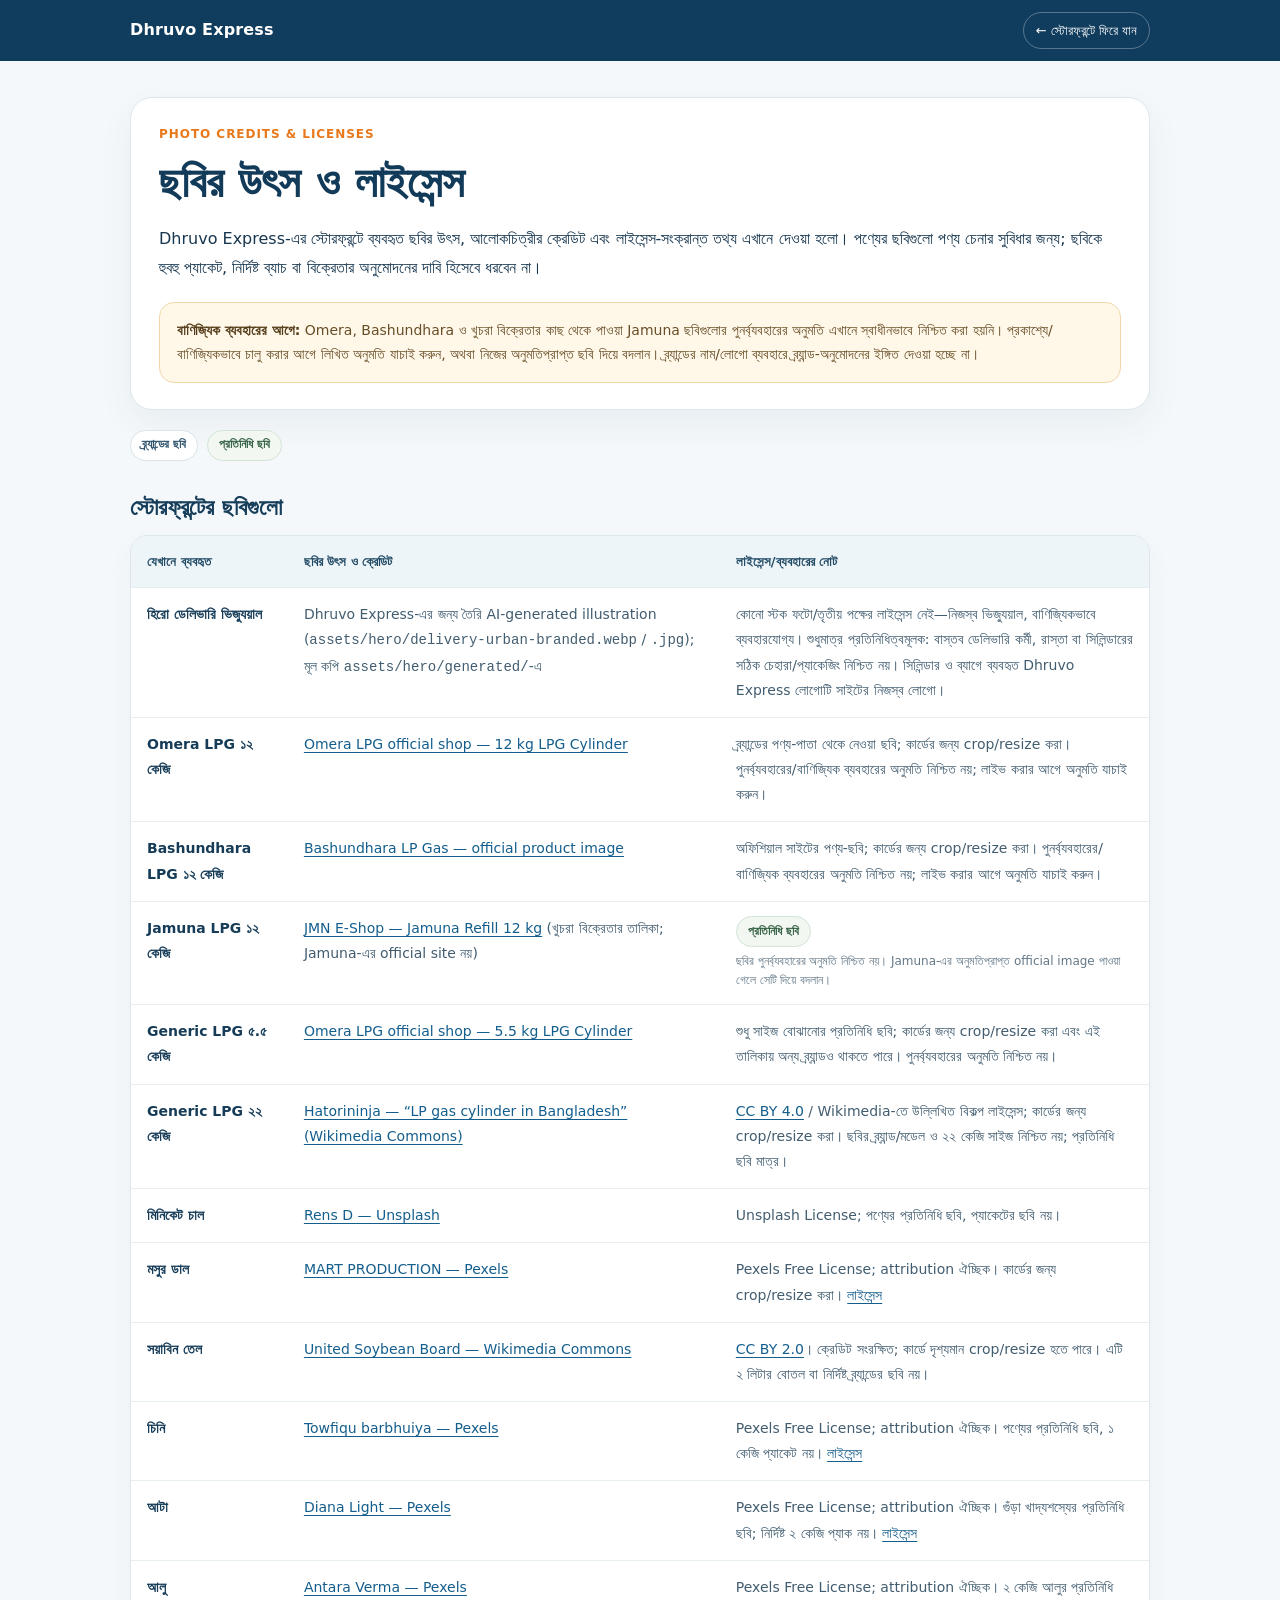
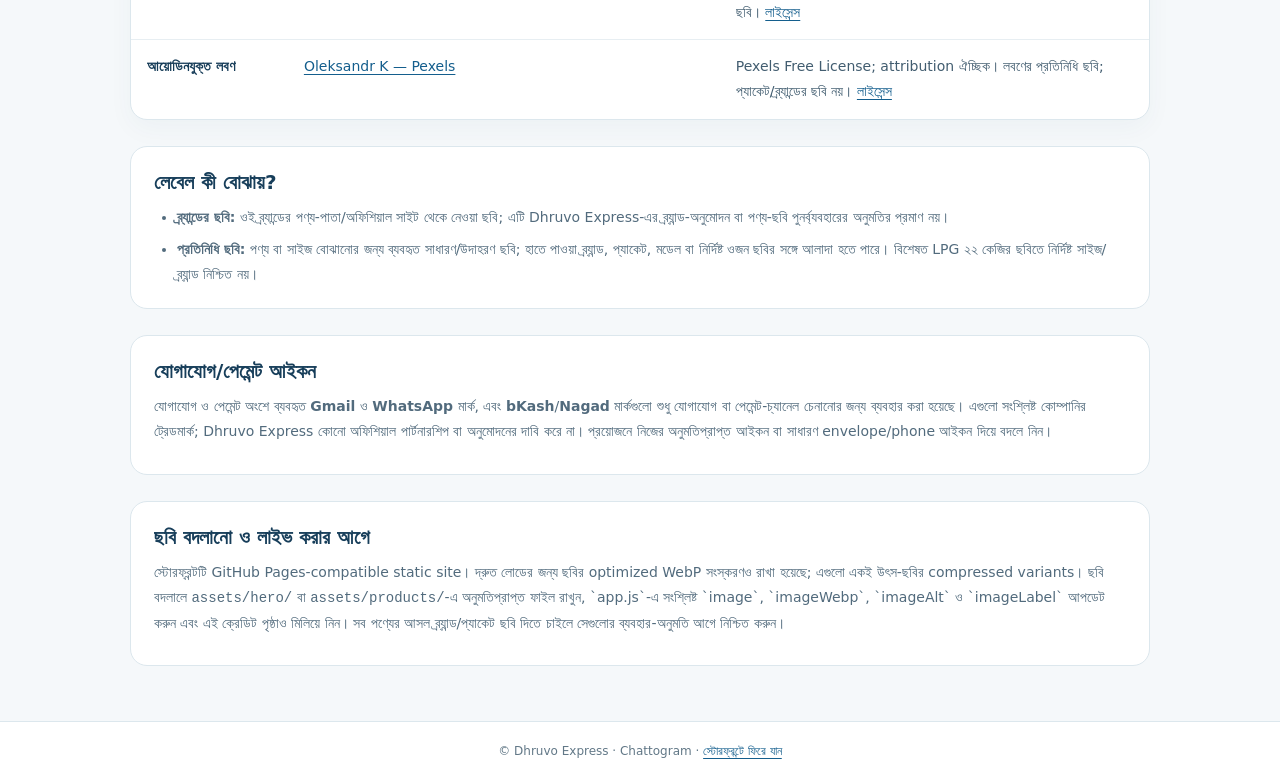
<file: PHOTO-CREDITS.html>
<!doctype html>
<html lang="bn">
<head>
  <meta charset="utf-8">
  <meta name="viewport" content="width=device-width, initial-scale=1">
  <meta name="theme-color" content="#123e62">
  <meta name="description" content="Dhruvo Express storefront-এ ব্যবহৃত ছবির উৎস, ক্রেডিট ও লাইসেন্স সংক্রান্ত নোট।">
  <title>ছবির উৎস ও লাইসেন্স | Dhruvo Express</title>
  <style>
    :root { color-scheme: light; --ink:#17364f; --muted:#526b7d; --line:#dce7ed; --blue:#155b86; --orange:#e9781b; --pale:#f3f8fb; }
    * { box-sizing:border-box; }
    body { margin:0; background:#f5f8fa; color:var(--ink); font-family:system-ui,-apple-system,"Noto Sans Bengali","Hind Siliguri",sans-serif; font-size:16px; line-height:1.8; }
    a { color:#145e8d; text-decoration-thickness:1px; text-underline-offset:3px; overflow-wrap:anywhere; }
    a:hover { color:#b6530e; }
    .topbar { padding:12px 20px; background:#103c5d; color:#fff; }
    .topbar-inner,.page { width:min(100% - 32px, 1020px); margin-inline:auto; }
    .topbar-inner { display:flex; align-items:center; justify-content:space-between; gap:15px; }
    .brand { color:#fff; font-weight:850; text-decoration:none; letter-spacing:.01em; }
    .back { padding:6px 12px; border:1px solid rgba(255,255,255,.3); border-radius:999px; color:#fff; font-size:13px; text-decoration:none; }
    main { padding:36px 0 55px; }
    .intro { padding:26px 28px; border:1px solid var(--line); border-radius:22px; background:#fff; box-shadow:0 14px 35px rgba(21,66,94,.06); }
    .eyebrow { margin:0 0 8px; color:var(--orange); font-size:12px; font-weight:850; letter-spacing:.08em; }
    h1 { margin:0; color:#123a59; font-size:clamp(30px,5vw,44px); line-height:1.25; }
    .intro p:last-child { max-width:790px; margin:13px 0 0; color:var(--muted); }
    .notice { margin:19px 0 0; padding:15px 17px; border:1px solid #f0d6a9; border-radius:15px; background:#fff8e9; color:#684e27; font-size:14px; line-height:1.75; }
    .notice strong { color:#543c19; }
    .legend { display:flex; flex-wrap:wrap; gap:9px; margin:20px 0; }
    .pill { display:inline-flex; align-items:center; min-height:31px; padding:3px 11px; border:1px solid #d9e5eb; border-radius:999px; background:#fff; color:#31566d; font-size:12px; font-weight:750; }
    .pill.rep { border-color:#d2e4d7; background:#f2f8f1; color:#386348; }
    h2 { margin:30px 0 12px; color:#173e5a; font-size:23px; line-height:1.4; }
    .table-wrap { overflow-x:auto; border:1px solid var(--line); border-radius:17px; background:#fff; box-shadow:0 9px 26px rgba(21,66,94,.04); }
    table { width:100%; border-collapse:collapse; min-width:720px; }
    th,td { padding:14px 16px; border-bottom:1px solid #e7eef2; text-align:left; vertical-align:top; }
    th { background:#edf5f9; color:#244c66; font-size:13px; font-weight:850; }
    td { color:#425d70; font-size:14px; }
    td:first-child { min-width:135px; color:#163c58; font-weight:800; }
    tr:last-child td { border-bottom:0; }
    .license-note { display:block; margin-top:5px; color:#637887; font-size:12px; line-height:1.6; }
    .subsection { margin-top:26px; padding:21px 23px; border:1px solid var(--line); border-radius:17px; background:#fff; }
    .subsection h2 { margin:0 0 9px; font-size:20px; }
    .subsection p { margin:8px 0; color:var(--muted); font-size:14px; }
    .subsection ul { margin:9px 0 0; padding-left:23px; color:var(--muted); font-size:14px; }
    .subsection li+li { margin-top:7px; }
    footer { padding:19px 16px; border-top:1px solid var(--line); background:#fff; color:#627887; text-align:center; font-size:12px; }
    @media (max-width:600px) {
      body { font-size:15px; }
      .topbar-inner,.page { width:calc(100% - 24px); }
      main { padding-top:19px; }
      .intro { padding:20px 17px; border-radius:17px; }
      .intro p:last-child { font-size:14px; }
      .notice { padding:12px 13px; font-size:13px; }
      h2 { font-size:20px; }
      .subsection { padding:17px; }
    }
  </style>
</head>
<body>
  <header class="topbar">
    <div class="topbar-inner">
      <a class="brand" href="index.html">Dhruvo Express</a>
      <a class="back" href="index.html">← স্টোরফ্রন্টে ফিরে যান</a>
    </div>
  </header>
  <main class="page">
    <section class="intro" aria-labelledby="page-title">
      <p class="eyebrow">PHOTO CREDITS &amp; LICENSES</p>
      <h1 id="page-title">ছবির উৎস ও লাইসেন্স</h1>
      <p>Dhruvo Express-এর স্টোরফ্রন্টে ব্যবহৃত ছবির উৎস, আলোকচিত্রীর ক্রেডিট এবং লাইসেন্স-সংক্রান্ত তথ্য এখানে দেওয়া হলো। পণ্যের ছবিগুলো পণ্য চেনার সুবিধার জন্য; ছবিকে হুবহু প্যাকেট, নির্দিষ্ট ব্যাচ বা বিক্রেতার অনুমোদনের দাবি হিসেবে ধরবেন না।</p>
      <div class="notice"><strong>বাণিজ্যিক ব্যবহারের আগে:</strong> Omera, Bashundhara ও খুচরা বিক্রেতার কাছ থেকে পাওয়া Jamuna ছবিগুলোর পুনর্ব্যবহারের অনুমতি এখানে স্বাধীনভাবে নিশ্চিত করা হয়নি। প্রকাশ্যে/বাণিজ্যিকভাবে চালু করার আগে লিখিত অনুমতি যাচাই করুন, অথবা নিজের অনুমতিপ্রাপ্ত ছবি দিয়ে বদলান। ব্র্যান্ডের নাম/লোগো ব্যবহারে ব্র্যান্ড-অনুমোদনের ইঙ্গিত দেওয়া হচ্ছে না।</div>
    </section>

    <div class="legend" aria-label="ছবির লেবেলের অর্থ">
      <span class="pill">ব্র্যান্ডের ছবি</span>
      <span class="pill rep">প্রতিনিধি ছবি</span>
    </div>

    <h2>স্টোরফ্রন্টের ছবিগুলো</h2>
    <div class="table-wrap">
      <table>
        <thead><tr><th>যেখানে ব্যবহৃত</th><th>ছবির উৎস ও ক্রেডিট</th><th>লাইসেন্স/ব্যবহারের নোট</th></tr></thead>
        <tbody>
          <tr>
            <td>হিরো ডেলিভারি ভিজ্যুয়াল</td>
            <td>Dhruvo Express-এর জন্য তৈরি AI-generated illustration (<code>assets/hero/delivery-urban-branded.webp</code> / <code>.jpg</code>); মূল কপি <code>assets/hero/generated/</code>-এ</td>
            <td>কোনো স্টক ফটো/তৃতীয় পক্ষের লাইসেন্স নেই—নিজস্ব ভিজ্যুয়াল, বাণিজ্যিকভাবে ব্যবহারযোগ্য। শুধুমাত্র প্রতিনিধিত্বমূলক: বাস্তব ডেলিভারি কর্মী, রাস্তা বা সিলিন্ডারের সঠিক চেহারা/প্যাকেজিং নিশ্চিত নয়। সিলিন্ডার ও ব্যাগে ব্যবহৃত Dhruvo Express লোগোটি সাইটের নিজস্ব লোগো।</td>
          </tr>
          <tr>
            <td>Omera LPG ১২ কেজি</td>
            <td><a href="https://shop.omeralpg.com/shop/12-kg-lpg-cylinder-4" target="_blank" rel="noopener noreferrer">Omera LPG official shop — 12 kg LPG Cylinder</a></td>
            <td>ব্র্যান্ডের পণ্য-পাতা থেকে নেওয়া ছবি; কার্ডের জন্য crop/resize করা। পুনর্ব্যবহারের/বাণিজ্যিক ব্যবহারের অনুমতি নিশ্চিত নয়; লাইভ করার আগে অনুমতি যাচাই করুন।</td>
          </tr>
          <tr>
            <td>Bashundhara LPG ১২ কেজি</td>
            <td><a href="https://www.bashundharalpgas.com/assets/images/product-gallery/12_kg.png" target="_blank" rel="noopener noreferrer">Bashundhara LP Gas — official product image</a></td>
            <td>অফিশিয়াল সাইটের পণ্য-ছবি; কার্ডের জন্য crop/resize করা। পুনর্ব্যবহারের/বাণিজ্যিক ব্যবহারের অনুমতি নিশ্চিত নয়; লাইভ করার আগে অনুমতি যাচাই করুন।</td>
          </tr>
          <tr>
            <td>Jamuna LPG ১২ কেজি</td>
            <td><a href="https://jmneshop.com/product/jamuna-refill-12-kg/" target="_blank" rel="noopener noreferrer">JMN E-Shop — Jamuna Refill 12 kg</a> (খুচরা বিক্রেতার তালিকা; Jamuna-এর official site নয়)</td>
            <td><span class="pill rep">প্রতিনিধি ছবি</span><span class="license-note">ছবির পুনর্ব্যবহারের অনুমতি নিশ্চিত নয়। Jamuna-এর অনুমতিপ্রাপ্ত official image পাওয়া গেলে সেটি দিয়ে বদলান।</span></td>
          </tr>
          <tr>
            <td>Generic LPG ৫.৫ কেজি</td>
            <td><a href="https://shop.omeralpg.com/shop/5-5-kg-lpg-cylinder-8" target="_blank" rel="noopener noreferrer">Omera LPG official shop — 5.5 kg LPG Cylinder</a></td>
            <td>শুধু সাইজ বোঝানোর প্রতিনিধি ছবি; কার্ডের জন্য crop/resize করা এবং এই তালিকায় অন্য ব্র্যান্ডও থাকতে পারে। পুনর্ব্যবহারের অনুমতি নিশ্চিত নয়।</td>
          </tr>
          <tr>
            <td>Generic LPG ২২ কেজি</td>
            <td><a href="https://commons.wikimedia.org/wiki/File:LP_gas_cylinder_in_Bangladesh_.JPG" target="_blank" rel="noopener noreferrer">Hatorininja — “LP gas cylinder in Bangladesh” (Wikimedia Commons)</a></td>
            <td><a href="https://creativecommons.org/licenses/by/4.0/" target="_blank" rel="noopener noreferrer">CC BY 4.0</a> / Wikimedia-তে উল্লিখিত বিকল্প লাইসেন্স; কার্ডের জন্য crop/resize করা। ছবির ব্র্যান্ড/মডেল ও ২২ কেজি সাইজ নিশ্চিত নয়; প্রতিনিধি ছবি মাত্র।</td>
          </tr>
          <tr>
            <td>মিনিকেট চাল</td>
            <td><a href="https://unsplash.com/photos/rice-grains-with-measuring-scoop-in-container-b-AYmZeowJQ" target="_blank" rel="noopener noreferrer">Rens D — Unsplash</a></td>
            <td>Unsplash License; পণ্যের প্রতিনিধি ছবি, প্যাকেটের ছবি নয়।</td>
          </tr>
          <tr>
            <td>মসুর ডাল</td>
            <td><a href="https://www.pexels.com/photo/red-lentils-in-white-ceramic-bowl-8108209/" target="_blank" rel="noopener noreferrer">MART PRODUCTION — Pexels</a></td>
            <td>Pexels Free License; attribution ঐচ্ছিক। কার্ডের জন্য crop/resize করা। <a href="https://www.pexels.com/license/" target="_blank" rel="noopener noreferrer">লাইসেন্স</a></td>
          </tr>
          <tr>
            <td>সয়াবিন তেল</td>
            <td><a href="https://commons.wikimedia.org/wiki/File:Soybean_Oil,_Meal_and_Beans_(10059732523).jpg" target="_blank" rel="noopener noreferrer">United Soybean Board — Wikimedia Commons</a></td>
            <td><a href="https://creativecommons.org/licenses/by/2.0/" target="_blank" rel="noopener noreferrer">CC BY 2.0</a>। ক্রেডিট সংরক্ষিত; কার্ডে দৃশ্যমান crop/resize হতে পারে। এটি ২ লিটার বোতল বা নির্দিষ্ট ব্র্যান্ডের ছবি নয়।</td>
          </tr>
          <tr>
            <td>চিনি</td>
            <td><a href="https://www.pexels.com/photo/a-spoonful-of-sugar-11477544/" target="_blank" rel="noopener noreferrer">Towfiqu barbhuiya — Pexels</a></td>
            <td>Pexels Free License; attribution ঐচ্ছিক। পণ্যের প্রতিনিধি ছবি, ১ কেজি প্যাকেট নয়। <a href="https://www.pexels.com/license/" target="_blank" rel="noopener noreferrer">লাইসেন্স</a></td>
          </tr>
          <tr>
            <td>আটা</td>
            <td><a href="https://www.pexels.com/photo/flour-in-bowl-next-to-spoons-10994433/" target="_blank" rel="noopener noreferrer">Diana Light — Pexels</a></td>
            <td>Pexels Free License; attribution ঐচ্ছিক। গুঁড়া খাদ্যশস্যের প্রতিনিধি ছবি; নির্দিষ্ট ২ কেজি প্যাক নয়। <a href="https://www.pexels.com/license/" target="_blank" rel="noopener noreferrer">লাইসেন্স</a></td>
          </tr>
          <tr>
            <td>আলু</td>
            <td><a href="https://www.pexels.com/photo/close-up-shot-of-potatoes-on-wooden-surface-7774212/" target="_blank" rel="noopener noreferrer">Antara Verma — Pexels</a></td>
            <td>Pexels Free License; attribution ঐচ্ছিক। ২ কেজি আলুর প্রতিনিধি ছবি। <a href="https://www.pexels.com/license/" target="_blank" rel="noopener noreferrer">লাইসেন্স</a></td>
          </tr>
          <tr>
            <td>আয়োডিনযুক্ত লবণ</td>
            <td><a href="https://www.pexels.com/photo/a-salt-shaker-on-a-white-surface-27545910/" target="_blank" rel="noopener noreferrer">Oleksandr K — Pexels</a></td>
            <td>Pexels Free License; attribution ঐচ্ছিক। লবণের প্রতিনিধি ছবি; প্যাকেট/ব্র্যান্ডের ছবি নয়। <a href="https://www.pexels.com/license/" target="_blank" rel="noopener noreferrer">লাইসেন্স</a></td>
          </tr>
        </tbody>
      </table>
    </div>

    <section class="subsection">
      <h2>লেবেল কী বোঝায়?</h2>
      <ul>
        <li><strong>ব্র্যান্ডের ছবি:</strong> ওই ব্র্যান্ডের পণ্য-পাতা/অফিশিয়াল সাইট থেকে নেওয়া ছবি; এটি Dhruvo Express-এর ব্র্যান্ড-অনুমোদন বা পণ্য-ছবি পুনর্ব্যবহারের অনুমতির প্রমাণ নয়।</li>
        <li><strong>প্রতিনিধি ছবি:</strong> পণ্য বা সাইজ বোঝানোর জন্য ব্যবহৃত সাধারণ/উদাহরণ ছবি; হাতে পাওয়া ব্র্যান্ড, প্যাকেট, মডেল বা নির্দিষ্ট ওজন ছবির সঙ্গে আলাদা হতে পারে। বিশেষত LPG ২২ কেজির ছবিতে নির্দিষ্ট সাইজ/ব্র্যান্ড নিশ্চিত নয়।</li>
      </ul>
    </section>
    <section class="subsection">
      <h2>যোগাযোগ/পেমেন্ট আইকন</h2>
      <p>যোগাযোগ ও পেমেন্ট অংশে ব্যবহৃত <strong>Gmail</strong> ও <strong>WhatsApp</strong> মার্ক, এবং <strong>bKash</strong>/<strong>Nagad</strong> মার্কগুলো শুধু যোগাযোগ বা পেমেন্ট-চ্যানেল চেনানোর জন্য ব্যবহার করা হয়েছে। এগুলো সংশ্লিষ্ট কোম্পানির ট্রেডমার্ক; Dhruvo Express কোনো অফিশিয়াল পার্টনারশিপ বা অনুমোদনের দাবি করে না। প্রয়োজনে নিজের অনুমতিপ্রাপ্ত আইকন বা সাধারণ envelope/phone আইকন দিয়ে বদলে নিন।</p>
    </section>
    <section class="subsection">
      <h2>ছবি বদলানো ও লাইভ করার আগে</h2>
      <p>স্টোরফ্রন্টটি GitHub Pages-compatible static site। দ্রুত লোডের জন্য ছবির optimized WebP সংস্করণও রাখা হয়েছে; এগুলো একই উৎস-ছবির compressed variants। ছবি বদলালে <code>assets/hero/</code> বা <code>assets/products/</code>-এ অনুমতিপ্রাপ্ত ফাইল রাখুন, `app.js`-এ সংশ্লিষ্ট `image`, `imageWebp`, `imageAlt` ও `imageLabel` আপডেট করুন এবং এই ক্রেডিট পৃষ্ঠাও মিলিয়ে নিন। সব পণ্যের আসল ব্র্যান্ড/প্যাকেট ছবি দিতে চাইলে সেগুলোর ব্যবহার-অনুমতি আগে নিশ্চিত করুন।</p>
    </section>
  </main>
  <footer>© Dhruvo Express · Chattogram · <a href="index.html">স্টোরফ্রন্টে ফিরে যান</a></footer>
</body>
</html>
</file>
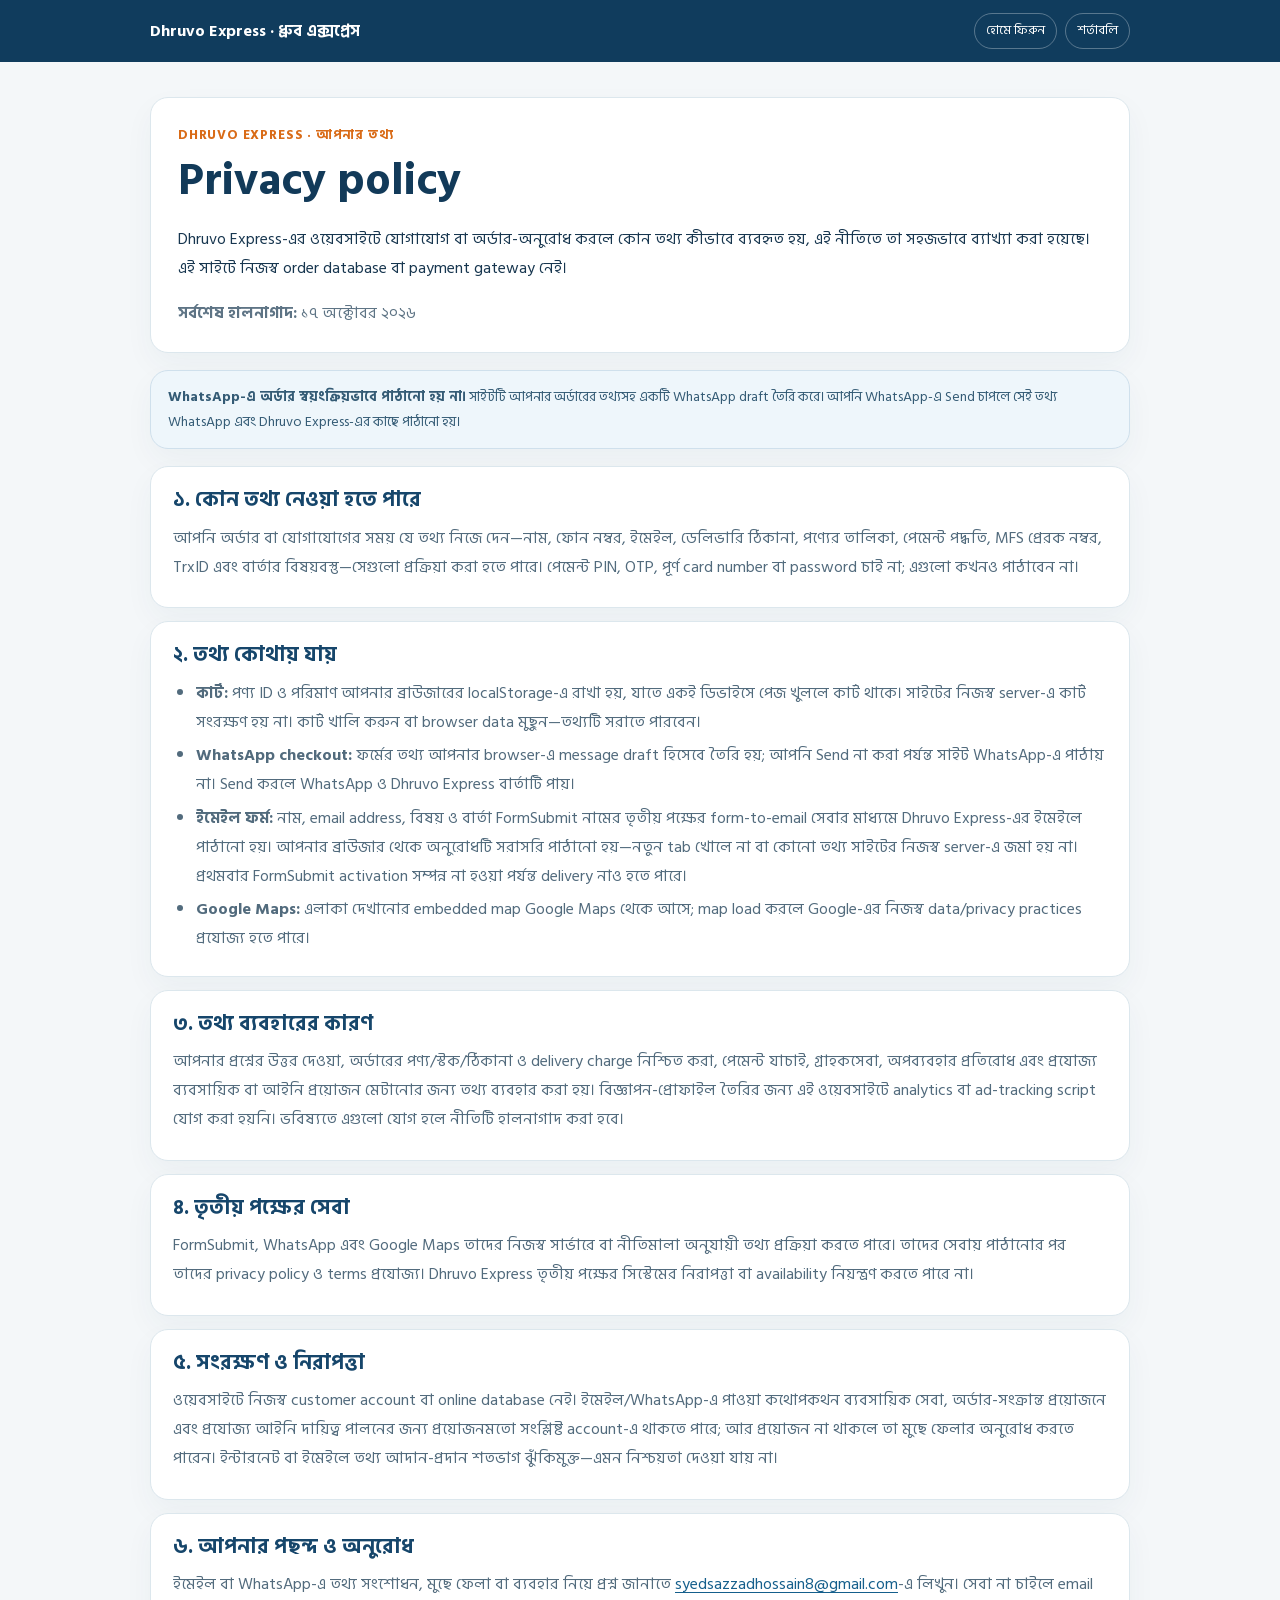
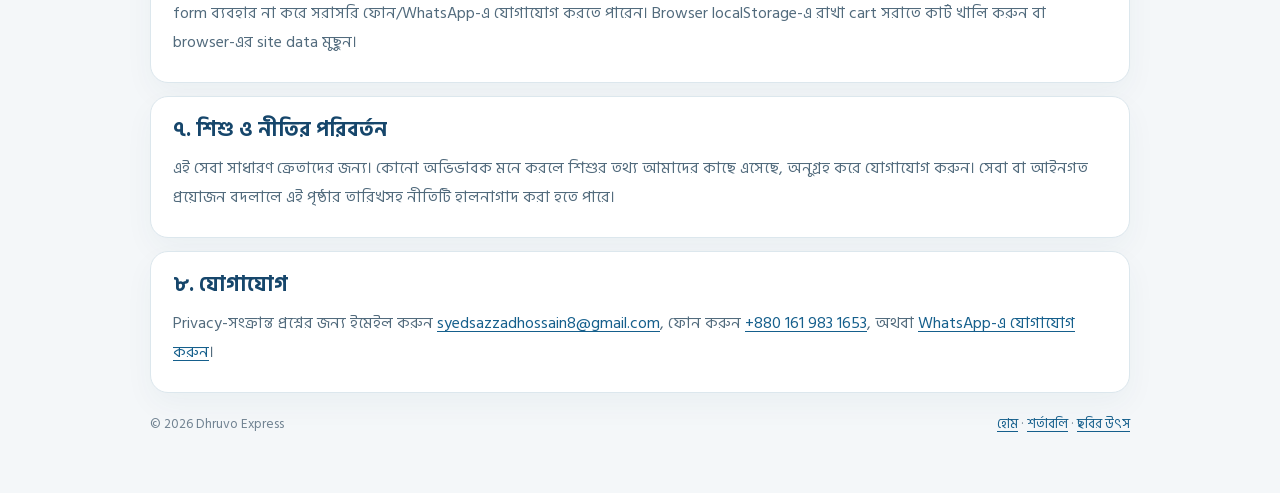
<file: privacy.html>
<!doctype html>
<html lang="bn">
<head>
  <meta charset="utf-8">
  <meta name="viewport" content="width=device-width, initial-scale=1">
  <meta name="theme-color" content="#123e62">
  <meta name="description" content="Dhruvo Express কী ব্যক্তিগত তথ্য সংগ্রহ করে, কীভাবে অর্ডার পরিচালনা ও সুরক্ষায় ব্যবহার করে—Privacy policy।">
  <meta name="robots" content="index,follow">
  <title>Privacy policy | Dhruvo Express</title>
  <link rel="preload" href="assets/hind-siliguri-regular.woff2" as="font" type="font/woff2" crossorigin>
  <style>
    @font-face{font-family:HindSiliguri;src:url('assets/hind-siliguri-regular.woff2') format('woff2');font-weight:400;font-display:swap}
    @font-face{font-family:HindSiliguri;src:url('assets/hind-siliguri-bold.woff2') format('woff2');font-weight:700;font-display:swap}
    *{box-sizing:border-box}body{margin:0;background:#f4f7f9;color:#17364f;font-family:HindSiliguri,system-ui,sans-serif;font-size:16px;line-height:1.8}a{color:#155f8c;text-decoration-thickness:1px;text-underline-offset:3px;overflow-wrap:anywhere}.topbar{background:#103c5d;color:#fff}.topbar-inner,.page{width:min(100% - 36px,980px);margin-inline:auto}.topbar-inner{display:flex;min-height:62px;align-items:center;justify-content:space-between;gap:14px}.brand{color:#fff;font-weight:700;text-decoration:none}.top-actions{display:flex;flex-wrap:wrap;gap:8px}.top-actions a{padding:5px 11px;border:1px solid rgba(255,255,255,.3);border-radius:999px;color:#fff;font-size:13px;text-decoration:none}.page{padding:35px 0 56px}.intro,.policy-section,.notice{border:1px solid #dce7ed;border-radius:18px;background:#fff;box-shadow:0 12px 30px rgba(21,66,94,.045)}.intro{padding:25px 27px}.eyebrow{margin:0 0 6px;color:#d96b17;font-size: 13.5px;font-weight:700;letter-spacing:.06em}h1{margin:0;color:#123a59;font-size:clamp(31px,6vw,45px);line-height:1.24}h2{margin:0 0 8px;color:#16466b;font-size:21px;line-height:1.4}.intro p:last-child{margin:12px 0 0;color:#5e7485}.notice{margin:17px 0;padding:14px 17px;border-color:#cfe0ec;background:#eef6fb;color:#345b75;font-size:14px;line-height:1.75}.policy-list{display:grid;gap:13px;margin-top:17px}.policy-section{padding:19px 22px}.policy-section p{margin:7px 0;color:#526b7d}.policy-section ul{margin:8px 0 4px;padding-left:23px;color:#526b7d}.policy-section li+li{margin-top:5px}.footer{display:flex;flex-wrap:wrap;justify-content:space-between;gap:8px;margin-top:19px;color:#718392;font-size: 13.5px}@media(max-width:560px){.topbar-inner{align-items:flex-start;flex-direction:column;padding-block:11px}.page{padding-top:22px}.intro{padding:20px}.policy-section{padding:16px}.footer{flex-direction:column}}
  </style>
</head>
<body>
  <header class="topbar"><div class="topbar-inner"><a class="brand" href="index.html">Dhruvo Express · ধ্রুব এক্সপ্রেস</a><nav class="top-actions" aria-label="নীতিমালা"><a href="index.html">হোমে ফিরুন</a><a href="terms.html">শর্তাবলি</a></nav></div></header>
  <main class="page">
    <section class="intro" aria-labelledby="page-title">
      <p class="eyebrow">DHRUVO EXPRESS · আপনার তথ্য</p>
      <h1 id="page-title">Privacy policy</h1>
      <p>Dhruvo Express-এর ওয়েবসাইটে যোগাযোগ বা অর্ডার-অনুরোধ করলে কোন তথ্য কীভাবে ব্যবহৃত হয়, এই নীতিতে তা সহজভাবে ব্যাখ্যা করা হয়েছে। এই সাইটে নিজস্ব order database বা payment gateway নেই।</p>
      <p><strong>সর্বশেষ হালনাগাদ:</strong> <time datetime="2026-10-17">১৭ অক্টোবর ২০২৬</time></p>
    </section>
    <aside class="notice"><strong>WhatsApp-এ অর্ডার স্বয়ংক্রিয়ভাবে পাঠানো হয় না।</strong> সাইটটি আপনার অর্ডারের তথ্যসহ একটি WhatsApp draft তৈরি করে। আপনি WhatsApp-এ Send চাপলে সেই তথ্য WhatsApp এবং Dhruvo Express-এর কাছে পাঠানো হয়।</aside>
    <div class="policy-list">
      <section class="policy-section"><h2>১. কোন তথ্য নেওয়া হতে পারে</h2><p>আপনি অর্ডার বা যোগাযোগের সময় যে তথ্য নিজে দেন—নাম, ফোন নম্বর, ইমেইল, ডেলিভারি ঠিকানা, পণ্যের তালিকা, পেমেন্ট পদ্ধতি, MFS প্রেরক নম্বর, TrxID এবং বার্তার বিষয়বস্তু—সেগুলো প্রক্রিয়া করা হতে পারে। পেমেন্ট PIN, OTP, পূর্ণ card number বা password চাই না; এগুলো কখনও পাঠাবেন না।</p></section>
      <section class="policy-section"><h2>২. তথ্য কোথায় যায়</h2><ul><li><strong>কার্ট:</strong> পণ্য ID ও পরিমাণ আপনার ব্রাউজারের localStorage-এ রাখা হয়, যাতে একই ডিভাইসে পেজ খুললে কার্ট থাকে। সাইটের নিজস্ব server-এ কার্ট সংরক্ষণ হয় না। কার্ট খালি করুন বা browser data মুছুন—তথ্যটি সরাতে পারবেন।</li><li><strong>WhatsApp checkout:</strong> ফর্মের তথ্য আপনার browser-এ message draft হিসেবে তৈরি হয়; আপনি Send না করা পর্যন্ত সাইট WhatsApp-এ পাঠায় না। Send করলে WhatsApp ও Dhruvo Express বার্তাটি পায়।</li><li><strong>ইমেইল ফর্ম:</strong> নাম, email address, বিষয় ও বার্তা FormSubmit নামের তৃতীয় পক্ষের form-to-email সেবার মাধ্যমে Dhruvo Express-এর ইমেইলে পাঠানো হয়। আপনার ব্রাউজার থেকে অনুরোধটি সরাসরি পাঠানো হয়—নতুন tab খোলে না বা কোনো তথ্য সাইটের নিজস্ব server-এ জমা হয় না। প্রথমবার FormSubmit activation সম্পন্ন না হওয়া পর্যন্ত delivery নাও হতে পারে।</li><li><strong>Google Maps:</strong> এলাকা দেখানোর embedded map Google Maps থেকে আসে; map load করলে Google-এর নিজস্ব data/privacy practices প্রযোজ্য হতে পারে।</li></ul></section>
      <section class="policy-section"><h2>৩. তথ্য ব্যবহারের কারণ</h2><p>আপনার প্রশ্নের উত্তর দেওয়া, অর্ডারের পণ্য/স্টক/ঠিকানা ও delivery charge নিশ্চিত করা, পেমেন্ট যাচাই, গ্রাহকসেবা, অপব্যবহার প্রতিরোধ এবং প্রযোজ্য ব্যবসায়িক বা আইনি প্রয়োজন মেটানোর জন্য তথ্য ব্যবহার করা হয়। বিজ্ঞাপন-প্রোফাইল তৈরির জন্য এই ওয়েবসাইটে analytics বা ad-tracking script যোগ করা হয়নি। ভবিষ্যতে এগুলো যোগ হলে নীতিটি হালনাগাদ করা হবে।</p></section>
      <section class="policy-section"><h2>৪. তৃতীয় পক্ষের সেবা</h2><p>FormSubmit, WhatsApp এবং Google Maps তাদের নিজস্ব সার্ভারে বা নীতিমালা অনুযায়ী তথ্য প্রক্রিয়া করতে পারে। তাদের সেবায় পাঠানোর পর তাদের privacy policy ও terms প্রযোজ্য। Dhruvo Express তৃতীয় পক্ষের সিস্টেমের নিরাপত্তা বা availability নিয়ন্ত্রণ করতে পারে না।</p></section>
      <section class="policy-section"><h2>৫. সংরক্ষণ ও নিরাপত্তা</h2><p>ওয়েবসাইটে নিজস্ব customer account বা online database নেই। ইমেইল/WhatsApp-এ পাওয়া কথোপকথন ব্যবসায়িক সেবা, অর্ডার-সংক্রান্ত প্রয়োজনে এবং প্রযোজ্য আইনি দায়িত্ব পালনের জন্য প্রয়োজনমতো সংশ্লিষ্ট account-এ থাকতে পারে; আর প্রয়োজন না থাকলে তা মুছে ফেলার অনুরোধ করতে পারেন। ইন্টারনেট বা ইমেইলে তথ্য আদান-প্রদান শতভাগ ঝুঁকিমুক্ত—এমন নিশ্চয়তা দেওয়া যায় না।</p></section>
      <section class="policy-section"><h2>৬. আপনার পছন্দ ও অনুরোধ</h2><p>ইমেইল বা WhatsApp-এ তথ্য সংশোধন, মুছে ফেলা বা ব্যবহার নিয়ে প্রশ্ন জানাতে <a href="mailto:syedsazzadhossain8@gmail.com">syedsazzadhossain8@gmail.com</a>-এ লিখুন। সেবা না চাইলে email form ব্যবহার না করে সরাসরি ফোন/WhatsApp-এ যোগাযোগ করতে পারেন। Browser localStorage-এ রাখা cart সরাতে কার্ট খালি করুন বা browser-এর site data মুছুন।</p></section>
      <section class="policy-section"><h2>৭. শিশু ও নীতির পরিবর্তন</h2><p>এই সেবা সাধারণ ক্রেতাদের জন্য। কোনো অভিভাবক মনে করলে শিশুর তথ্য আমাদের কাছে এসেছে, অনুগ্রহ করে যোগাযোগ করুন। সেবা বা আইনগত প্রয়োজন বদলালে এই পৃষ্ঠার তারিখসহ নীতিটি হালনাগাদ করা হতে পারে।</p></section>
      <section class="policy-section"><h2>৮. যোগাযোগ</h2><p>Privacy-সংক্রান্ত প্রশ্নের জন্য ইমেইল করুন <a href="mailto:syedsazzadhossain8@gmail.com">syedsazzadhossain8@gmail.com</a>, ফোন করুন <a href="tel:+8801619831653">+880 161 983 1653</a>, অথবা <a href="https://wa.me/8801619831653" target="_blank" rel="noopener noreferrer">WhatsApp-এ যোগাযোগ করুন</a>।</p></section>
    </div>
    <div class="footer"><span>© <span id="year">2026</span> Dhruvo Express</span><span><a href="index.html">হোম</a> · <a href="terms.html">শর্তাবলি</a> · <a href="PHOTO-CREDITS.html">ছবির উৎস</a></span></div>
  </main>
  <script>document.getElementById('year').textContent=String(new Date().getFullYear());</script>
</body>
</html>
</file>
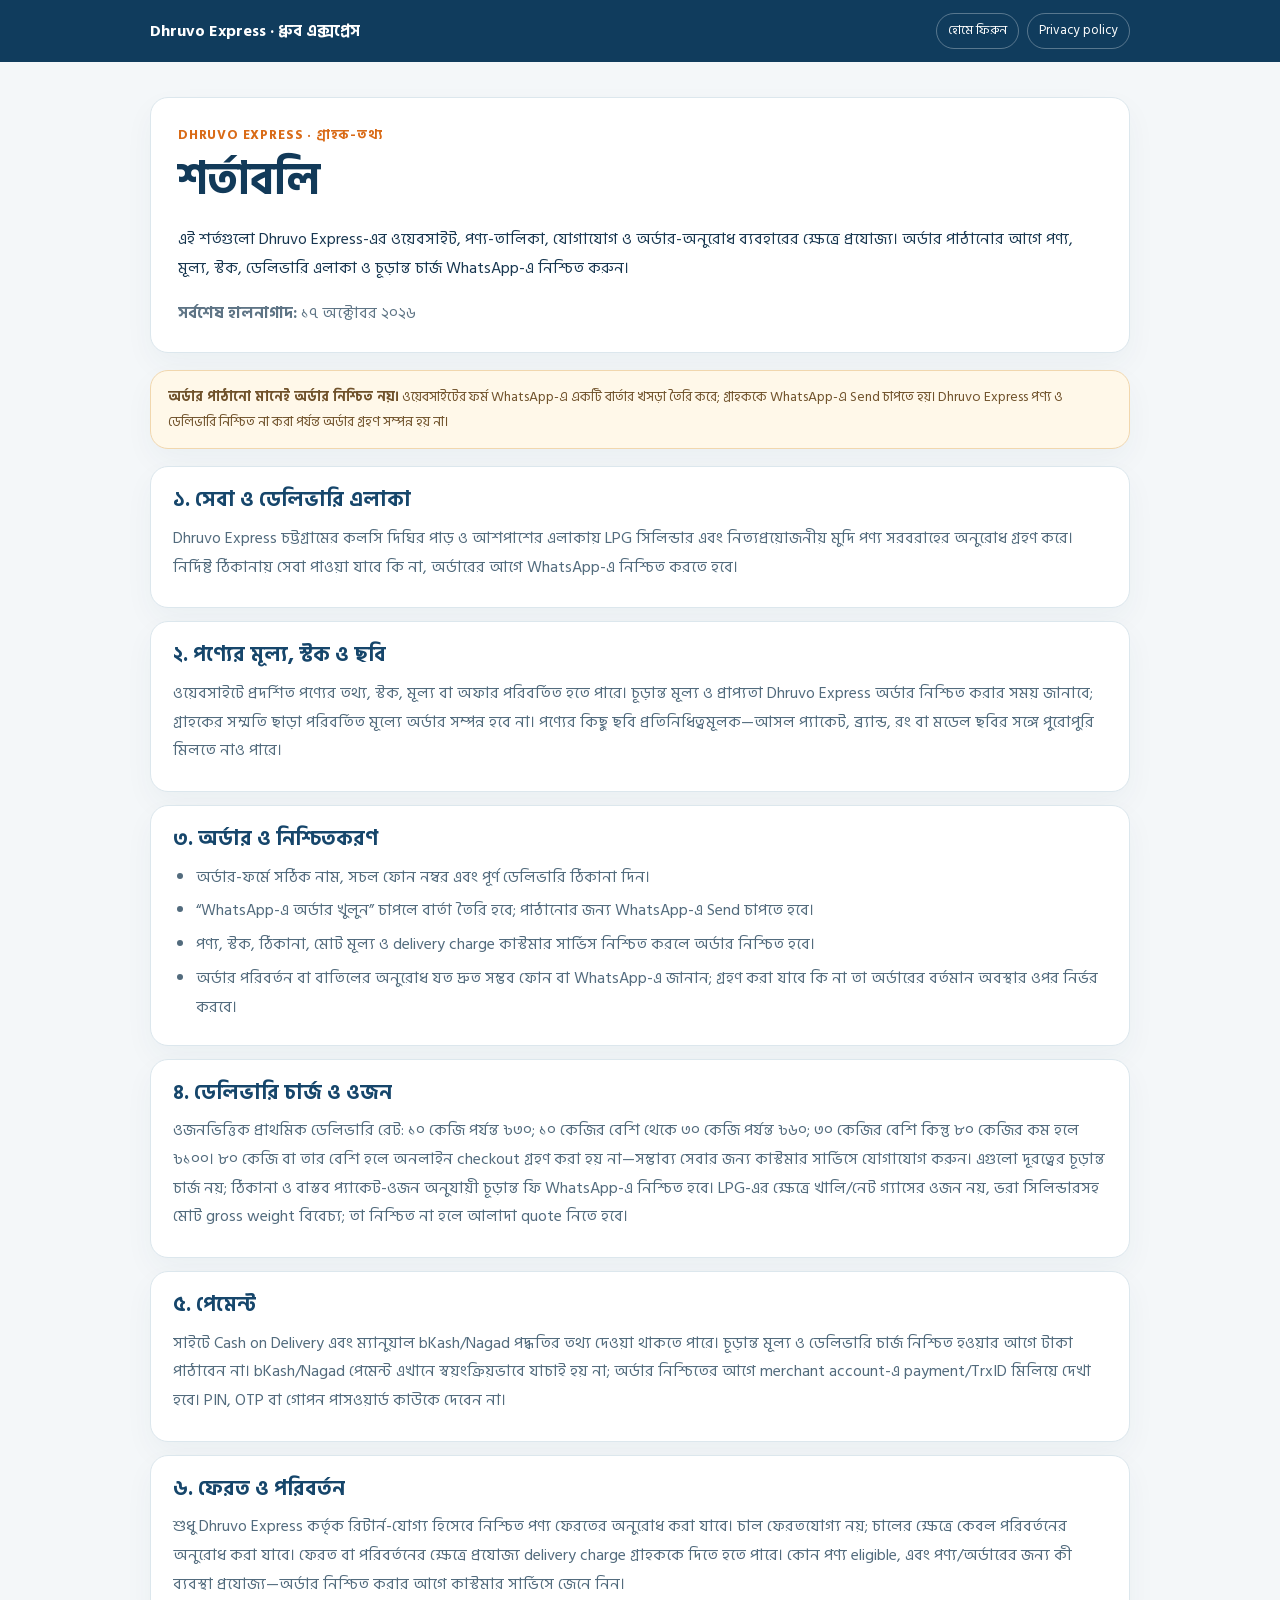
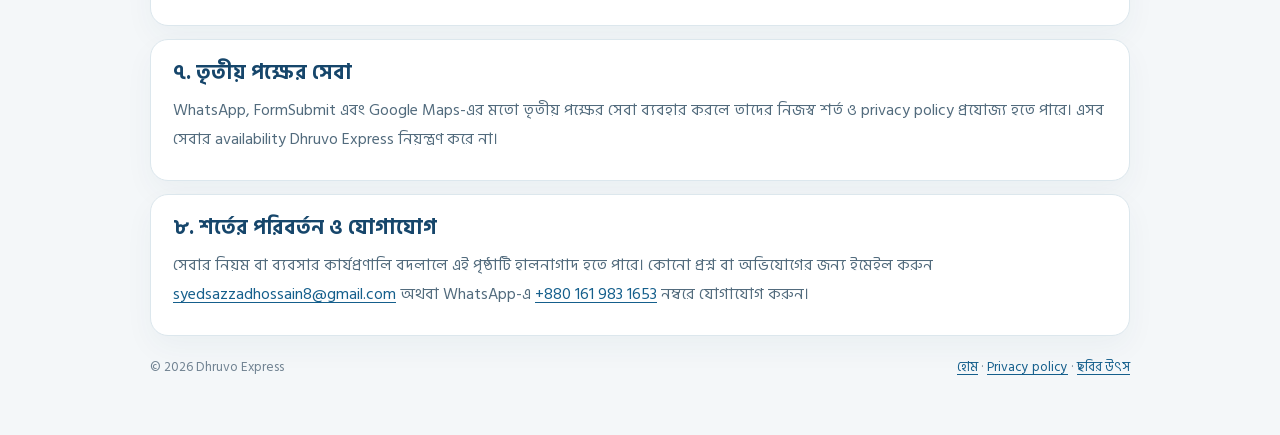
<file: terms.html>
<!doctype html>
<html lang="bn">
<head>
  <meta charset="utf-8">
  <meta name="viewport" content="width=device-width, initial-scale=1">
  <meta name="theme-color" content="#123e62">
  <meta name="description" content="Dhruvo Express-এর অর্ডার, মূল্য, ডেলিভারি, পেমেন্ট এবং ফেরত/পরিবর্তন-সংক্রান্ত শর্তাবলি।">
  <meta name="robots" content="index,follow">
  <title>শর্তাবলি | Dhruvo Express</title>
  <link rel="preload" href="assets/hind-siliguri-regular.woff2" as="font" type="font/woff2" crossorigin>
  <style>
    @font-face{font-family:HindSiliguri;src:url('assets/hind-siliguri-regular.woff2') format('woff2');font-weight:400;font-display:swap}
    @font-face{font-family:HindSiliguri;src:url('assets/hind-siliguri-bold.woff2') format('woff2');font-weight:700;font-display:swap}
    *{box-sizing:border-box}body{margin:0;background:#f4f7f9;color:#17364f;font-family:HindSiliguri,system-ui,sans-serif;font-size:16px;line-height:1.8}a{color:#155f8c;text-decoration-thickness:1px;text-underline-offset:3px;overflow-wrap:anywhere}.topbar{background:#103c5d;color:#fff}.topbar-inner,.page{width:min(100% - 36px,980px);margin-inline:auto}.topbar-inner{display:flex;min-height:62px;align-items:center;justify-content:space-between;gap:14px}.brand{color:#fff;font-weight:700;text-decoration:none}.top-actions{display:flex;flex-wrap:wrap;gap:8px}.top-actions a{padding:5px 11px;border:1px solid rgba(255,255,255,.3);border-radius:999px;color:#fff;font-size:13px;text-decoration:none}.page{padding:35px 0 56px}.intro,.policy-section,.notice{border:1px solid #dce7ed;border-radius:18px;background:#fff;box-shadow:0 12px 30px rgba(21,66,94,.045)}.intro{padding:25px 27px}.eyebrow{margin:0 0 6px;color:#d96b17;font-size: 13.5px;font-weight:700;letter-spacing:.06em}h1{margin:0;color:#123a59;font-size:clamp(31px,6vw,45px);line-height:1.24}h2{margin:0 0 8px;color:#16466b;font-size:21px;line-height:1.4}.intro p:last-child{margin:12px 0 0;color:#5e7485}.notice{margin:17px 0;padding:14px 17px;border-color:#f1d7ae;background:#fff8e9;color:#70522b;font-size:14px;line-height:1.75}.policy-list{display:grid;gap:13px;margin-top:17px}.policy-section{padding:19px 22px}.policy-section p{margin:7px 0;color:#526b7d}.policy-section ul{margin:8px 0 4px;padding-left:23px;color:#526b7d}.policy-section li+li{margin-top:5px}.contact-card{display:grid;gap:5px}.footer{display:flex;flex-wrap:wrap;justify-content:space-between;gap:8px;margin-top:19px;color:#718392;font-size: 13.5px}@media(max-width:560px){.topbar-inner{align-items:flex-start;flex-direction:column;padding-block:11px}.page{padding-top:22px}.intro{padding:20px}.policy-section{padding:16px}.footer{flex-direction:column}}
  </style>
</head>
<body>
  <header class="topbar"><div class="topbar-inner"><a class="brand" href="index.html">Dhruvo Express · ধ্রুব এক্সপ্রেস</a><nav class="top-actions" aria-label="নীতিমালা"><a href="index.html">হোমে ফিরুন</a><a href="privacy.html">Privacy policy</a></nav></div></header>
  <main class="page">
    <section class="intro" aria-labelledby="page-title">
      <p class="eyebrow">DHRUVO EXPRESS · গ্রাহক-তথ্য</p>
      <h1 id="page-title">শর্তাবলি</h1>
      <p>এই শর্তগুলো Dhruvo Express-এর ওয়েবসাইট, পণ্য-তালিকা, যোগাযোগ ও অর্ডার-অনুরোধ ব্যবহারের ক্ষেত্রে প্রযোজ্য। অর্ডার পাঠানোর আগে পণ্য, মূল্য, স্টক, ডেলিভারি এলাকা ও চূড়ান্ত চার্জ WhatsApp-এ নিশ্চিত করুন।</p>
      <p><strong>সর্বশেষ হালনাগাদ:</strong> <time datetime="2026-10-17">১৭ অক্টোবর ২০২৬</time></p>
    </section>
    <aside class="notice"><strong>অর্ডার পাঠানো মানেই অর্ডার নিশ্চিত নয়।</strong> ওয়েবসাইটের ফর্ম WhatsApp-এ একটি বার্তার খসড়া তৈরি করে; গ্রাহককে WhatsApp-এ Send চাপতে হয়। Dhruvo Express পণ্য ও ডেলিভারি নিশ্চিত না করা পর্যন্ত অর্ডার গ্রহণ সম্পন্ন হয় না।</aside>
    <div class="policy-list">
      <section class="policy-section"><h2>১. সেবা ও ডেলিভারি এলাকা</h2><p>Dhruvo Express চট্টগ্রামের কলসি দিঘির পাড় ও আশপাশের এলাকায় LPG সিলিন্ডার এবং নিত্যপ্রয়োজনীয় মুদি পণ্য সরবরাহের অনুরোধ গ্রহণ করে। নির্দিষ্ট ঠিকানায় সেবা পাওয়া যাবে কি না, অর্ডারের আগে WhatsApp-এ নিশ্চিত করতে হবে।</p></section>
      <section class="policy-section"><h2>২. পণ্যের মূল্য, স্টক ও ছবি</h2><p>ওয়েবসাইটে প্রদর্শিত পণ্যের তথ্য, স্টক, মূল্য বা অফার পরিবর্তিত হতে পারে। চূড়ান্ত মূল্য ও প্রাপ্যতা Dhruvo Express অর্ডার নিশ্চিত করার সময় জানাবে; গ্রাহকের সম্মতি ছাড়া পরিবর্তিত মূল্যে অর্ডার সম্পন্ন হবে না। পণ্যের কিছু ছবি প্রতিনিধিত্বমূলক—আসল প্যাকেট, ব্র্যান্ড, রং বা মডেল ছবির সঙ্গে পুরোপুরি মিলতে নাও পারে।</p></section>
      <section class="policy-section"><h2>৩. অর্ডার ও নিশ্চিতকরণ</h2><ul><li>অর্ডার-ফর্মে সঠিক নাম, সচল ফোন নম্বর এবং পূর্ণ ডেলিভারি ঠিকানা দিন।</li><li>“WhatsApp-এ অর্ডার খুলুন” চাপলে বার্তা তৈরি হবে; পাঠানোর জন্য WhatsApp-এ Send চাপতে হবে।</li><li>পণ্য, স্টক, ঠিকানা, মোট মূল্য ও delivery charge কাস্টমার সার্ভিস নিশ্চিত করলে অর্ডার নিশ্চিত হবে।</li><li>অর্ডার পরিবর্তন বা বাতিলের অনুরোধ যত দ্রুত সম্ভব ফোন বা WhatsApp-এ জানান; গ্রহণ করা যাবে কি না তা অর্ডারের বর্তমান অবস্থার ওপর নির্ভর করবে।</li></ul></section>
      <section class="policy-section"><h2>৪. ডেলিভারি চার্জ ও ওজন</h2><p>ওজনভিত্তিক প্রাথমিক ডেলিভারি রেট: ১০ কেজি পর্যন্ত ৳৩০; ১০ কেজির বেশি থেকে ৩০ কেজি পর্যন্ত ৳৬০; ৩০ কেজির বেশি কিন্তু ৮০ কেজির কম হলে ৳১০০। ৮০ কেজি বা তার বেশি হলে অনলাইন checkout গ্রহণ করা হয় না—সম্ভাব্য সেবার জন্য কাস্টমার সার্ভিসে যোগাযোগ করুন। এগুলো দূরত্বের চূড়ান্ত চার্জ নয়; ঠিকানা ও বাস্তব প্যাকেট-ওজন অনুযায়ী চূড়ান্ত ফি WhatsApp-এ নিশ্চিত হবে। LPG-এর ক্ষেত্রে খালি/নেট গ্যাসের ওজন নয়, ভরা সিলিন্ডারসহ মোট gross weight বিবেচ্য; তা নিশ্চিত না হলে আলাদা quote নিতে হবে।</p></section>
      <section class="policy-section"><h2>৫. পেমেন্ট</h2><p>সাইটে Cash on Delivery এবং ম্যানুয়াল bKash/Nagad পদ্ধতির তথ্য দেওয়া থাকতে পারে। চূড়ান্ত মূল্য ও ডেলিভারি চার্জ নিশ্চিত হওয়ার আগে টাকা পাঠাবেন না। bKash/Nagad পেমেন্ট এখানে স্বয়ংক্রিয়ভাবে যাচাই হয় না; অর্ডার নিশ্চিতের আগে merchant account-এ payment/TrxID মিলিয়ে দেখা হবে। PIN, OTP বা গোপন পাসওয়ার্ড কাউকে দেবেন না।</p></section>
      <section class="policy-section"><h2>৬. ফেরত ও পরিবর্তন</h2><p>শুধু Dhruvo Express কর্তৃক রিটার্ন-যোগ্য হিসেবে নিশ্চিত পণ্য ফেরতের অনুরোধ করা যাবে। চাল ফেরতযোগ্য নয়; চালের ক্ষেত্রে কেবল পরিবর্তনের অনুরোধ করা যাবে। ফেরত বা পরিবর্তনের ক্ষেত্রে প্রযোজ্য delivery charge গ্রাহককে দিতে হতে পারে। কোন পণ্য eligible, এবং পণ্য/অর্ডারের জন্য কী ব্যবস্থা প্রযোজ্য—অর্ডার নিশ্চিত করার আগে কাস্টমার সার্ভিসে জেনে নিন।</p></section>
      <section class="policy-section"><h2>৭. তৃতীয় পক্ষের সেবা</h2><p>WhatsApp, FormSubmit এবং Google Maps-এর মতো তৃতীয় পক্ষের সেবা ব্যবহার করলে তাদের নিজস্ব শর্ত ও privacy policy প্রযোজ্য হতে পারে। এসব সেবার availability Dhruvo Express নিয়ন্ত্রণ করে না।</p></section>
      <section class="policy-section"><h2>৮. শর্তের পরিবর্তন ও যোগাযোগ</h2><p>সেবার নিয়ম বা ব্যবসার কার্যপ্রণালি বদলালে এই পৃষ্ঠাটি হালনাগাদ হতে পারে। কোনো প্রশ্ন বা অভিযোগের জন্য ইমেইল করুন <a href="mailto:syedsazzadhossain8@gmail.com">syedsazzadhossain8@gmail.com</a> অথবা WhatsApp-এ <a href="https://wa.me/8801619831653" target="_blank" rel="noopener noreferrer">+880 161 983 1653</a> নম্বরে যোগাযোগ করুন।</p></section>
    </div>
    <div class="footer"><span>© <span id="year">2026</span> Dhruvo Express</span><span><a href="index.html">হোম</a> · <a href="privacy.html">Privacy policy</a> · <a href="PHOTO-CREDITS.html">ছবির উৎস</a></span></div>
  </main>
  <script>document.getElementById('year').textContent=String(new Date().getFullYear());</script>
</body>
</html>
</file>
<file: styles.css>
@charset "UTF-8";

:root {
  --ink: #19352b;
  --ink-strong: #14271f;
  --muted: #6c7b70;
  --brand: #205744;
  --brand-dark: #173f33;
  --brand-soft: #eaf1e5;
  --lime: #d9e9a4;
  --sun: #f2c65a;
  --paper: #f8f8f2;
  --white: #ffffff;
  --line: #e4e9df;
  --shadow: 0 18px 52px rgba(28, 55, 42, 0.09);
  --radius: 24px;
}

* { box-sizing: border-box; }
html { scroll-behavior: smooth; scroll-padding-top: 86px; }
body {
  margin: 0;
  background: var(--paper);
  color: var(--ink);
  font-family: "Noto Sans Bengali", "Hind Siliguri", "Nirmala UI", system-ui, -apple-system, BlinkMacSystemFont, "Segoe UI", sans-serif;
  font-size: 16px;
  line-height: 1.75;
  -webkit-font-smoothing: antialiased;
  text-rendering: optimizeLegibility;
}
button, input, textarea { font: inherit; }
button { color: inherit; }
a { color: inherit; text-decoration: none; }
svg { display: block; }
[hidden] { display: none !important; }
::selection { color: var(--ink-strong); background: #dceba9; }

.page-container { width: min(1160px, calc(100% - 48px)); margin-inline: auto; }
.sr-only {
  position: absolute; width: 1px; height: 1px; padding: 0; margin: -1px;
  overflow: hidden; clip: rect(0, 0, 0, 0); white-space: nowrap; border: 0;
}
.skip-link {
  position: fixed; z-index: 100; top: 8px; left: 8px; transform: translateY(-150%);
  padding: 10px 14px; border-radius: 10px; background: var(--brand-dark); color: #fff;
}
.skip-link:focus { transform: translateY(0); }

/* Header */
.site-header {
  position: sticky; z-index: 40; top: 0;
  background: rgba(248, 248, 242, 0.91);
  border-bottom: 1px solid rgba(218, 226, 214, 0.76);
  -webkit-backdrop-filter: blur(16px); backdrop-filter: blur(16px);
}
.header-inner { position: relative; display: flex; align-items: center; min-height: 78px; gap: 30px; }
.brand { display: inline-flex; align-items: center; gap: 10px; flex: 0 0 auto; }
.brand-mark {
  display: grid; width: 44px; height: 44px; place-items: center; border-radius: 15px;
  color: #f2c65a; background: var(--brand-dark); box-shadow: 0 6px 16px rgba(23, 63, 51, .16);
}
.brand-mark svg { width: 29px; height: 29px; }
.brand-copy { display: flex; flex-direction: column; line-height: 1.25; }
.brand-copy strong { color: var(--ink-strong); font-family: system-ui, sans-serif; font-size: 15px; font-weight: 800; letter-spacing: -.035em; }
.brand-copy > span { margin-top: 3px; color: #758176; font-size: 13px; font-weight: 600; }
.main-nav { display: flex; align-items: center; justify-content: center; gap: 28px; margin-inline: auto; }
.main-nav a { position: relative; padding-block: 10px; color: #5f7065; font-size: 13px; font-weight: 650; transition: color .2s ease; }
.main-nav a::after { position: absolute; right: 0; bottom: 3px; left: 0; height: 2px; content: ""; background: var(--sun); transform: scaleX(0); transform-origin: right; transition: transform .22s ease; }
.main-nav a:hover, .main-nav a:focus-visible { color: var(--brand-dark); }
.main-nav a:hover::after, .main-nav a:focus-visible::after { transform: scaleX(1); transform-origin: left; }
.header-actions { display: flex; align-items: center; gap: 11px; }
.header-phone { display: inline-flex; align-items: center; gap: 7px; color: var(--brand-dark); font-family: system-ui, sans-serif; font-size: 14px; font-weight: 750; white-space: nowrap; }
.header-phone svg { width: 16px; height: 16px; fill: none; stroke: currentColor; stroke-width: 1.8; stroke-linecap: round; stroke-linejoin: round; }
.cart-trigger {
  position: relative; display: inline-flex; min-height: 42px; align-items: center; justify-content: center; gap: 7px;
  padding: 0 13px; border: 1px solid #dce5d7; border-radius: 14px; background: #fff;
  color: var(--brand-dark); font-size: 14px; font-weight: 750; cursor: pointer; transition: .2s ease;
}
.cart-trigger:hover { border-color: var(--brand); box-shadow: 0 5px 15px rgba(23, 63, 51, .1); transform: translateY(-1px); }
.cart-trigger svg { width: 18px; height: 18px; fill: none; stroke: currentColor; stroke-width: 1.8; stroke-linecap: round; stroke-linejoin: round; }
.cart-count { display: grid; min-width: 20px; height: 20px; place-items: center; padding-inline: 4px; border-radius: 20px; background: #e8efdd; color: var(--brand-dark); font-family: system-ui, sans-serif; font-size: 13px; font-weight: 800; }
.mobile-menu-toggle { display: none; width: 42px; height: 42px; align-items: center; justify-content: center; flex-direction: column; gap: 5px; border: 1px solid var(--line); border-radius: 13px; background: #fff; cursor: pointer; }
.mobile-menu-toggle span { display: block; width: 17px; height: 2px; border-radius: 2px; background: var(--brand-dark); transition: .2s ease; }

/* Buttons and shared text */
.button {
  display: inline-flex; min-height: 48px; align-items: center; justify-content: center; gap: 11px;
  padding: 0 20px; border: 1px solid transparent; border-radius: 15px;
  font-size: 13px; font-weight: 800; letter-spacing: .005em; cursor: pointer; transition: transform .2s ease, box-shadow .2s ease, background .2s ease;
}
.button:hover { transform: translateY(-2px); }
.button:focus-visible, button:focus-visible, a:focus-visible, input:focus-visible, textarea:focus-visible, summary:focus-visible { outline: 3px solid rgba(242, 198, 90, .9); outline-offset: 3px; }
.button-primary { background: var(--brand); color: #fff; box-shadow: 0 8px 20px rgba(32, 87, 68, .17); }
.button-primary:hover { background: var(--brand-dark); box-shadow: 0 11px 24px rgba(32, 87, 68, .23); }
.button-soft { border-color: #dfe8d8; background: rgba(255,255,255,.68); color: var(--brand-dark); }
.button-soft:hover { border-color: #c8d9c1; background: #fff; }
.button-dark { min-height: 46px; background: var(--ink-strong); color: #fff; }
.button-dark:hover { background: #24513e; box-shadow: 0 8px 22px rgba(20,39,31,.18); }
.full-button { width: 100%; }
.eyebrow { margin: 0 0 11px; color: #66806e; font-family: system-ui, sans-serif; font-size: 13px; font-weight: 850; letter-spacing: .15em; text-transform: uppercase; }

/* Hero */
.hero-section { position: relative; overflow: hidden; padding: 62px 0 67px; background: radial-gradient(ellipse at 83% 20%, rgba(219, 232, 206, .55), transparent 40%), linear-gradient(120deg, #f8f8f2 12%, #f5f7ed 100%); }
.hero-layout { display: grid; grid-template-columns: minmax(0, .96fr) minmax(440px, 1.04fr); align-items: center; gap: 52px; }
.hero-copy { position: relative; z-index: 2; padding: 13px 0 22px; }
.hero-kicker { display: flex; align-items: center; gap: 9px; margin: 0 0 21px; color: #647a68; font-family: system-ui, sans-serif; font-size: 13px; font-weight: 800; letter-spacing: .09em; text-transform: uppercase; }
.live-dot { width: 8px; height: 8px; border-radius: 50%; background: #8ba76d; box-shadow: 0 0 0 4px rgba(139,167,109,.14); }
.kicker-divider { color: #c6ae73; }
.hero-copy h1 { margin: 0; color: var(--ink-strong); font-size: clamp(42px, 5.3vw, 67px); font-weight: 850; letter-spacing: -.055em; line-height: 1.22; }
.hero-copy h1 em, .section-heading h2 em, .coverage-copy h2 em, .faq-intro h2 em { color: var(--brand); font-style: normal; }
.hero-description { max-width: 510px; margin: 22px 0 0; color: #69796e; font-size: 16.5px; line-height: 1.95; }
.hero-actions { display: flex; flex-wrap: wrap; gap: 11px; margin-top: 26px; }
.hero-assurances { display: flex; flex-wrap: wrap; gap: 19px; margin-top: 23px; color: #617368; font-size: 14px; font-weight: 700; }
.hero-assurances span { display: inline-flex; align-items: center; gap: 7px; }
.hero-assurances i { display: grid; width: 18px; height: 18px; place-items: center; border-radius: 50%; background: #e4edda; color: var(--brand); font-family: system-ui, sans-serif; font-size: 14px; font-style: normal; }
.hero-visual {
  position: relative; display: grid; min-height: 405px; place-items: center; isolation: isolate;
  overflow: hidden; border: 1px solid rgba(220, 230, 212, .84); border-radius: 35px;
  background: linear-gradient(145deg, #edf3e7 0%, #e3edda 100%); box-shadow: 0 26px 70px rgba(43, 75, 51, .08);
}
.visual-halo { position: absolute; z-index: -1; width: 330px; height: 330px; border: 1px solid rgba(108, 145, 102, .11); border-radius: 50%; background: radial-gradient(circle, rgba(250,250,240,.7) 0 46%, rgba(214,229,203,.3) 47% 62%, transparent 63%); }
.delivery-illustration { position: relative; z-index: 1; width: min(100%, 540px); height: auto; margin-top: 19px; }
.visual-label { position: absolute; z-index: 2; display: inline-flex; align-items: center; gap: 7px; padding: 9px 13px; border: 1px solid rgba(224,231,218,.9); border-radius: 30px; background: rgba(255,255,255,.88); box-shadow: 0 7px 22px rgba(34,68,47,.08); color: #44614e; font-size: 13px; font-weight: 750; }
.visual-label-top { top: 22px; left: 22px; }
.label-pin { color: #d5a634; font-size: 17px; line-height: 1; }
.visual-note { position: absolute; z-index: 2; display: flex; align-items: center; gap: 10px; padding: 11px 15px; border: 1px solid rgba(232,236,225,.9); border-radius: 16px; background: rgba(255,255,255,.94); box-shadow: 0 12px 30px rgba(34,68,47,.11); }
.visual-note-bottom { right: 21px; bottom: 19px; }
.note-icon { display: grid; width: 31px; height: 31px; place-items: center; border-radius: 11px; background: #fbf0ce; color: #ae7b18; font-size: 16px; }
.visual-note strong, .visual-note small { display: block; }
.visual-note strong { color: var(--ink); font-size: 13px; font-weight: 800; }
.visual-note small { margin-top: 1px; color: #5d6759; font-size: 13px; }
.visual-sticker { position: absolute; right: 22px; top: 68px; display: grid; width: 66px; height: 66px; place-content: center; border: 1px solid rgba(245,221,149,.9); border-radius: 50%; background: #f7dc8e; color: #725820; font-size: 13px; font-weight: 700; line-height: 1.3; text-align: center; transform: rotate(9deg); }
.visual-sticker b { font-size: 13px; }
.hero-bottom-line { position: absolute; right: -8%; bottom: -46px; left: -8%; height: 68px; border-top: 1px solid rgba(215,225,209,.56); border-radius: 50% 50% 0 0; }

/* Trust strip */
.quick-values { position: relative; z-index: 3; border-block: 1px solid #e5eadf; background: rgba(255,255,255,.67); }
.values-grid { display: grid; grid-template-columns: repeat(3, 1fr); min-height: 91px; align-items: center; }
.value-item { display: flex; align-items: center; gap: 12px; padding: 13px 26px; border-right: 1px solid #e7ece3; }
.value-item:first-child { padding-left: 0; }
.value-item:last-child { border-right: 0; }
.value-icon { display: grid; width: 38px; height: 38px; flex: 0 0 auto; place-items: center; border-radius: 13px; background: #eff3e8; color: #557a5c; font-size: 19px; }
.value-item strong, .value-item small { display: block; }
.value-item strong { color: #263d30; font-size: 15px; font-weight: 800; }
.value-item small { margin-top: 2px; color: #5d6759; font-size: 13px; }

/* Section headers and service cards */
.section { padding: 88px 0; }
.section-heading { margin-bottom: 34px; }
.section-heading-row { display: flex; align-items: end; justify-content: space-between; gap: 30px; }
.section-heading h2, .coverage-copy h2, .faq-intro h2 { margin: 0; color: var(--ink-strong); font-size: clamp(32px, 4vw, 45px); font-weight: 850; letter-spacing: -.045em; line-height: 1.28; }
.section-intro-copy { max-width: 340px; margin: 0 0 6px; color: #708074; font-size: 15px; line-height: 1.9; }
.service-cards { display: grid; grid-template-columns: repeat(2, 1fr); gap: 18px; }
.service-card { position: relative; min-height: 276px; overflow: hidden; padding: 24px 25px; border: 1px solid transparent; border-radius: 24px; }
.service-card-gas { border-color: #f1e3be; background: linear-gradient(118deg, #fbf2dc, #f7ebce); }
.service-card-grocery { border-color: #dce9d5; background: linear-gradient(118deg, #edf3e7, #e6efdf); }
.service-card-top { position: relative; z-index: 2; display: flex; align-items: center; justify-content: space-between; }
.service-icon { display: grid; width: 42px; height: 42px; place-items: center; border-radius: 15px; font-family: system-ui, sans-serif; font-size: 22px; font-weight: 700; }
.service-icon-gas { background: #fff8e7; color: #bb8c2a; }
.service-icon-grocery { background: #f8fbf1; color: #58825c; }
.service-overline { color: #8b8a70; font-family: system-ui, sans-serif; font-size: 13px; font-weight: 850; letter-spacing: .15em; }
.service-card-copy { position: relative; z-index: 2; max-width: 70%; margin-top: 16px; }
.service-card-copy h3 { margin: 0; color: var(--ink-strong); font-family: system-ui, sans-serif; font-size: 21px; font-weight: 850; letter-spacing: -.04em; line-height: 1.38; }
.service-card-copy h3 span { font-family: inherit; font-size: 16px; letter-spacing: -.025em; }
.service-card-copy p { max-width: 330px; margin: 9px 0 12px; color: #707b67; font-size: 14px; line-height: 1.8; }
.text-link { display: inline-flex; align-items: center; gap: 7px; color: var(--brand); font-size: 13px; font-weight: 850; }
.text-link span { font-family: system-ui, sans-serif; transition: transform .2s ease; }
.text-link:hover span { transform: translate(2px, -2px); }
.service-card-art { position: absolute; right: 4px; bottom: -15px; display: grid; width: 190px; height: 190px; place-items: center; border-radius: 50%; opacity: .9; }
.service-card-art::before, .service-card-art::after { position: absolute; content: ""; border-radius: 50%; }
.service-card-art::before { width: 140px; height: 140px; border: 1px dashed rgba(66,92,57,.22); }
.service-card-art::after { width: 101px; height: 101px; border: 1px solid rgba(66,92,57,.12); }
.service-card-art span { z-index: 1; display: grid; width: 75px; height: 90px; place-items: center; border: 5px solid rgba(255,255,255,.56); border-radius: 26px 26px 21px 21px; background: #ddb44f; box-shadow: 0 12px 28px rgba(94,79,32,.13); color: #33260a; font-family: system-ui, sans-serif; font-size: 24px; font-weight: 800; transform: rotate(-7deg); }
.grocery-card-art span { width: 84px; height: 74px; border: 0; border-radius: 18px 18px 25px 25px; background: #609065; color: #eff5dc; font-size: 34px; transform: rotate(6deg); }

/* Catalog */
.shop-section { background: #f2f4ec; }
.shop-heading { align-items: end; }
.catalog-note { display: flex; max-width: 365px; align-items: flex-start; gap: 9px; margin-bottom: 5px; padding: 11px 13px; border: 1px solid #e4e8da; border-radius: 13px; background: rgba(255,255,255,.65); color: #748071; font-size: 13px; line-height: 1.65; }
.catalog-note strong { color: #4e6653; }
.note-alert { display: grid; width: 17px; height: 17px; flex: 0 0 auto; place-items: center; border-radius: 50%; background: #e9eedc; color: #526c55; font-family: system-ui, sans-serif; font-size: 13px; font-weight: 800; font-style: normal; }
.catalog-toolbar { display: flex; align-items: center; justify-content: space-between; gap: 15px; margin-bottom: 22px; }
.filter-tabs { display: flex; flex-wrap: wrap; gap: 7px; }
.filter-pill { min-height: 38px; padding: 0 14px; border: 1px solid #dfe6d9; border-radius: 30px; background: rgba(255,255,255,.65); color: #667568; font-size: 13px; font-weight: 750; cursor: pointer; transition: .18s ease; }
.filter-pill:hover { border-color: #bacdb3; color: var(--brand); }
.filter-pill.is-active { border-color: var(--brand); background: var(--brand); color: #fff; box-shadow: 0 5px 13px rgba(32,87,68,.14); }
.search-box { display: flex; width: min(260px, 100%); min-height: 40px; align-items: center; gap: 8px; padding: 0 12px; border: 1px solid #dfe6d9; border-radius: 12px; background: #fff; }
.search-box svg { width: 16px; height: 16px; flex: 0 0 auto; fill: none; stroke: #7c8a7d; stroke-width: 1.8; stroke-linecap: round; }
.search-box input { width: 100%; min-width: 0; border: 0; outline: 0; background: transparent; color: var(--ink); font-size: 13px; }
.search-box input::placeholder { color: #9aa49a; }
.product-grid { display: grid; grid-template-columns: repeat(4, minmax(0, 1fr)); gap: 16px; }
.product-card { display: flex; min-width: 0; flex-direction: column; overflow: hidden; border: 1px solid #e4e9e0; border-radius: 20px; background: #fff; box-shadow: 0 7px 21px rgba(39,62,44,.035); transition: transform .22s ease, box-shadow .22s ease, border-color .22s ease; }
.product-card:hover { border-color: #d3dfcb; box-shadow: 0 15px 32px rgba(39,62,44,.085); transform: translateY(-3px); }
.product-art { position: relative; display: grid; min-height: 156px; place-items: center; overflow: hidden; }
.product-art::before { position: absolute; top: -44px; right: -18px; width: 142px; height: 142px; border: 1px solid rgba(255,255,255,.8); border-radius: 50%; content: ""; }
.product-art::after { position: absolute; bottom: 12px; left: 18px; width: 45px; height: 45px; border: 1px solid rgba(255,255,255,.72); border-radius: 50%; content: ""; }
.product-art--gas { background: #f7eccb; }
.product-art--rice { background: #f1eadb; }
.product-art--lentil { background: #efe6da; }
.product-art--oil { background: #e8f0e9; }
.product-art--sugar { background: #f2ece3; }
.product-art--flour { background: #f0eadf; }
.product-art--potato { background: #efe9df; }
.product-art--salt { background: #e9eff0; }
.product-emoji { position: relative; z-index: 1; display: grid; width: 88px; height: 88px; place-items: center; border: 1px solid rgba(255,255,255,.7); border-radius: 28px; background: rgba(255,255,255,.63); box-shadow: 0 12px 22px rgba(54,62,42,.07); font-size: 48px; filter: drop-shadow(0 4px 4px rgba(38,53,37,.1)); transition: transform .22s ease; }
.product-card:hover .product-emoji { transform: scale(1.04) rotate(-3deg); }
.product-art-label { position: absolute; z-index: 2; right: 11px; bottom: 10px; padding: 4px 8px; border-radius: 20px; background: rgba(255,255,255,.72); color: #748074; font-family: system-ui, sans-serif; font-size: 13px; font-weight: 850; letter-spacing: .1em; }
.product-content { display: flex; flex: 1; flex-direction: column; padding: 14px 14px 13px; }
.product-tag-row { display: flex; align-items: center; justify-content: space-between; gap: 6px; margin-bottom: 7px; }
.product-category { color: #809080; font-family: system-ui, sans-serif; font-size: 13px; font-weight: 850; letter-spacing: .13em; text-transform: uppercase; }
.product-badge { padding: 3px 7px; border-radius: 20px; background: #f9efd4; color: #866729; font-size: 13px; font-weight: 750; white-space: nowrap; }
.product-content h3 { margin: 0; color: #243c2f; font-size: 14px; font-weight: 850; line-height: 1.45; }
.product-detail { min-height: 23px; margin: 4px 0 10px; color: #849087; font-size: 14px; }
.product-buy-row { display: flex; flex-wrap: wrap; align-items: center; justify-content: space-between; gap: 6px; margin-top: auto; padding-top: 9px; border-top: 1px solid #edf0ea; }
.product-buy-row > div { min-width: 0; }
.product-price-label { display: block; color: #6d786d; font-size: 13px; line-height: 1.2; }
.product-price { display: block; margin-top: 3px; color: var(--ink-strong); font-family: system-ui, sans-serif; font-size: 15px; font-weight: 850; letter-spacing: -.03em; white-space: nowrap; }
.add-button { display: inline-flex; min-height: 34px; align-items: center; justify-content: center; gap: 5px; padding: 0 10px; border: 1px solid #d9e5d5; border-radius: 10px; background: #f7faf4; color: var(--brand); font-size: 13px; font-weight: 850; white-space: nowrap; cursor: pointer; transition: .18s ease; }
.add-button span { font-family: system-ui, sans-serif; font-size: 13px; }
.add-button:hover { border-color: var(--brand); background: var(--brand); color: #fff; }
.empty-results { display: grid; min-height: 200px; align-content: center; justify-items: center; gap: 4px; border: 1px dashed #cad7c6; border-radius: 18px; color: #6d7b70; text-align: center; }
.empty-results > span { color: #94a68e; font-size: 28px; }
.empty-results strong { color: #314b39; font-size: 14px; }
.empty-results small { font-size: 13px; }
.monthly-pack { display: flex; align-items: center; gap: 19px; margin-top: 25px; padding: 20px 22px; border: 1px solid #d9e4d4; border-radius: 21px; background: #e9f0e2; }
.pack-illustration { position: relative; display: grid; width: 63px; height: 63px; flex: 0 0 auto; place-items: center; border-radius: 19px; background: #fff; font-size: 31px; }
.pack-illustration i { position: absolute; top: -5px; right: -5px; color: #b98f29; font-size: 16px; font-style: normal; }
.pack-copy { flex: 1; }
.pack-eyebrow { color: #7e907c; font-family: system-ui, sans-serif; font-size: 13px; font-weight: 850; letter-spacing: .15em; }
.pack-copy h3 { margin: 4px 0 3px; color: #253e30; font-size: 16px; font-weight: 850; }
.pack-copy p { max-width: 600px; margin: 0; color: #738171; font-size: 13px; line-height: 1.7; }

/* Ordering steps */
.steps-section { background: #fbfbf7; }
.centered-heading { text-align: center; }
.centered-heading .eyebrow { margin-bottom: 8px; }
.centered-heading .section-intro-copy { max-width: 520px; margin: 11px auto 0; }
.steps-grid { display: grid; grid-template-columns: repeat(3, 1fr); gap: 17px; margin-top: 38px; }
.step-card { position: relative; min-height: 205px; padding: 23px 22px 20px; border: 1px solid #e5eae1; border-radius: 20px; background: #fff; }
.step-number { position: absolute; top: 19px; right: 20px; color: #697a60; font-family: system-ui, sans-serif; font-size: 13px; font-weight: 850; letter-spacing: .12em; }
.step-icon { display: grid; width: 43px; height: 43px; place-items: center; border-radius: 15px; background: #edf3e8; color: #537a59; font-family: system-ui, sans-serif; font-size: 20px; font-weight: 700; }
.step-card:nth-child(2) .step-icon { background: #f8f0da; color: #9d7c35; }
.step-card:nth-child(3) .step-icon { background: #e9eff0; color: #477273; }
.step-card h3 { margin: 15px 0 6px; color: #273e31; font-size: 14px; font-weight: 850; }
.step-card p { max-width: 275px; margin: 0; color: #78857a; font-size: 13px; line-height: 1.85; }
.payment-strip { display: flex; flex-wrap: wrap; align-items: center; gap: 10px; margin-top: 23px; padding: 14px 17px; border: 1px solid #e8e9df; border-radius: 15px; background: #f5f5ee; }
.payment-strip-label { margin-right: 4px; color: #647568; font-size: 13px; font-weight: 850; }
.payment-badge { display: inline-flex; align-items: center; gap: 6px; padding: 5px 9px; border: 1px solid #e5e9df; border-radius: 20px; background: #fff; color: #546459; font-family: system-ui, sans-serif; font-size: 13px; font-weight: 750; }
.payment-dot { width: 7px; height: 7px; border-radius: 50%; }
.cod-dot { background: #66845f; }.bkash-dot { background: #db4c83; }.nagad-dot { background: #ed733e; }
.payment-strip small { margin-left: auto; color: #859087; font-size: 13px; }

/* Coverage */
.coverage-section { overflow: hidden; padding: 71px 0; background: #1c493a; color: #fff; }
.coverage-layout { display: grid; grid-template-columns: .86fr 1.14fr; align-items: center; gap: 58px; }
.coverage-copy .eyebrow { color: #c1d1ad; }
.coverage-copy h2 { color: #fff; }
.coverage-copy h2 em { color: #e8c764; }
.coverage-copy > p:not(.eyebrow) { max-width: 430px; margin: 17px 0 22px; color: #c6d4c7; font-size: 14px; line-height: 1.95; }
.coverage-copy .button-primary { border-color: #d2e095; background: #e2edaf; color: #244434; box-shadow: none; }
.coverage-copy .button-primary:hover { background: #eff6c8; }
.coverage-visual { position: relative; min-height: 294px; overflow: hidden; border: 1px solid rgba(220,238,212,.13); border-radius: 25px; background: #e8f0e3; }
.map-grid { position: absolute; inset: 0; opacity: .28; background-image: linear-gradient(rgba(48,92,62,.09) 1px, transparent 1px), linear-gradient(90deg, rgba(48,92,62,.09) 1px, transparent 1px); background-size: 30px 30px; }
.coverage-visual svg { position: absolute; inset: 5px 0 auto; width: 100%; height: 255px; }
.coverage-label { position: absolute; right: 20px; bottom: 41px; display: flex; align-items: center; gap: 9px; padding: 9px 13px; border: 1px solid #e5eadc; border-radius: 13px; background: #fff; box-shadow: 0 10px 25px rgba(29,59,38,.12); color: #263f30; }
.coverage-pin { display: grid; width: 29px; height: 29px; place-items: center; border-radius: 10px; background: #f8edcb; color: #ab812b; font-size: 18px; }
.coverage-label strong, .coverage-label small { display: block; }
.coverage-label strong { font-size: 13px; font-weight: 850; }
.coverage-label small { margin-top: 1px; color: #879286; font-size: 13px; }
.coverage-caption { position: absolute; bottom: 12px; left: 18px; color: #758376; font-size: 13px; }

/* FAQ */
.faq-section { padding-block: 81px; }
.faq-layout { display: grid; grid-template-columns: .76fr 1.24fr; gap: 70px; }
.faq-intro > p:not(.eyebrow) { max-width: 300px; margin: 15px 0 14px; color: #748176; font-size: 13px; line-height: 1.9; }
.faq-list { border-top: 1px solid #e2e8df; }
.faq-list details { border-bottom: 1px solid #e2e8df; }
.faq-list summary { display: flex; align-items: center; justify-content: space-between; gap: 20px; padding: 17px 2px; color: #314a38; font-size: 15px; font-weight: 800; cursor: pointer; list-style: none; }
.faq-list summary::-webkit-details-marker { display: none; }
.faq-list summary span { display: grid; width: 25px; height: 25px; flex: 0 0 auto; place-items: center; border-radius: 9px; background: #edf2e7; color: #527456; font-family: system-ui, sans-serif; font-size: 15px; transition: transform .2s ease; }
.faq-list details[open] summary span { transform: rotate(45deg); }
.faq-list details p { max-width: 610px; margin: -3px 35px 17px 2px; color: #77847a; font-size: 13px; line-height: 1.95; }

/* Footer */
.site-footer { padding-top: 44px; background: #142f26; color: #fff; }
.footer-main { display: grid; grid-template-columns: 1.4fr .72fr .88fr; gap: 48px; padding-bottom: 34px; }
.brand-footer .brand-mark { background: #315542; }
.brand-footer .brand-copy strong { color: #fff; }
.brand-footer .brand-copy > span { color: #b8c7b9; }
.footer-brand-block > p { max-width: 360px; margin: 15px 0 0; color: #b2c2b4; font-size: 13px; line-height: 1.9; }
.footer-links, .footer-contact { display: flex; flex-direction: column; align-items: flex-start; gap: 8px; color: #bdcbbd; font-size: 13px; }
.footer-links > strong, .footer-contact > strong { margin: 4px 0 5px; color: #f2f5ec; font-size: 13px; font-weight: 850; }
.footer-links a:hover, .footer-contact a:hover { color: #f1ce68; }
.footer-contact a { font-family: system-ui, sans-serif; }
.footer-bottom { display: flex; min-height: 52px; align-items: center; justify-content: space-between; gap: 15px; border-top: 1px solid rgba(226,236,223,.14); color: #9eafa1; font-size: 13px; }
.footer-demo-note { color: #849789; }

/* Dialogs, cart and checkout */
.app-dialog { padding: 0; border: 0; background: #fff; color: var(--ink); box-shadow: 0 25px 80px rgba(13,37,26,.27); }
.app-dialog::backdrop { background: rgba(13, 30, 22, .51); -webkit-backdrop-filter: blur(3px); backdrop-filter: blur(3px); }
.cart-dialog { position: fixed; top: 0; right: 0; bottom: 0; width: min(468px, 100vw); height: 100dvh; max-height: 100dvh; margin: 0 0 0 auto; border-radius: 25px 0 0 25px; overflow: hidden; }
.cart-dialog[open] { display: flex; flex-direction: column; animation: slide-in .24s ease both; }
@keyframes slide-in { from { opacity: .8; transform: translateX(22px); } to { opacity: 1; transform: translateX(0); } }
.dialog-header { display: flex; flex: 0 0 auto; align-items: center; justify-content: space-between; gap: 15px; padding: 22px 25px 18px; border-bottom: 1px solid #edf0e9; }
.dialog-eyebrow { display: block; margin-bottom: 3px; color: #829281; font-family: system-ui, sans-serif; font-size: 13px; font-weight: 850; letter-spacing: .16em; }
.dialog-header h2 { margin: 0; color: #203a2c; font-size: 23px; font-weight: 850; letter-spacing: -.035em; }
.icon-button { display: grid; width: 37px; height: 37px; flex: 0 0 auto; place-items: center; border: 1px solid #e5eae1; border-radius: 12px; background: #fff; color: #526557; font-family: system-ui, sans-serif; font-size: 22px; line-height: 1; cursor: pointer; transition: .2s ease; }
.icon-button:hover { border-color: #becdb8; background: #f2f6ee; }
.cart-items { flex: 1; overflow-y: auto; padding: 4px 22px 15px; }
.cart-line { position: relative; display: grid; grid-template-columns: 54px minmax(0,1fr) auto; align-items: start; gap: 11px; padding: 17px 0; border-bottom: 1px solid #edf0e9; }
.cart-line-art { display: grid; width: 54px; height: 54px; place-items: center; border-radius: 15px; background: #f0f4ea; font-size: 26px; }
.cart-line h3 { margin: 0; color: #2b4434; font-size: 13px; font-weight: 850; line-height: 1.4; }
.cart-line-detail { margin: 3px 0 8px; color: #859084; font-size: 13px; }
.cart-line-total { color: #233c2e; font-family: system-ui, sans-serif; font-size: 13px; font-weight: 850; white-space: nowrap; }
.quantity-controls { display: inline-flex; align-items: center; gap: 8px; }
.quantity-controls button { display: grid; width: 24px; height: 24px; place-items: center; border: 1px solid #dce6d7; border-radius: 8px; background: #fff; color: var(--brand); font-family: system-ui, sans-serif; font-size: 15px; line-height: 1; cursor: pointer; }
.quantity-controls button:hover { background: #edf4e8; }
.quantity-controls span { min-width: 13px; color: #354c3a; font-family: system-ui, sans-serif; font-size: 13px; font-weight: 800; text-align: center; }
.remove-item { display: block; margin-top: 5px; padding: 0; border: 0; background: transparent; color: #a38370; font-size: 13px; cursor: pointer; }
.remove-item:hover { color: #a43e36; text-decoration: underline; }
.cart-empty { display: grid; flex: 1; align-content: center; justify-items: center; padding: 35px 25px; text-align: center; }
.empty-basket { display: grid; width: 75px; height: 75px; place-items: center; margin-bottom: 15px; border-radius: 25px; background: #eef3e8; font-size: 37px; }
.cart-empty strong { color: #2a4434; font-size: 15px; }
.cart-empty p { max-width: 250px; margin: 6px 0 17px; color: #7d887d; font-size: 13px; }
.cart-summary { flex: 0 0 auto; padding: 17px 23px 20px; border-top: 1px solid #e9eee5; background: #fbfcf9; }
.summary-row { display: flex; align-items: center; justify-content: space-between; gap: 15px; padding: 5px 0; color: #778377; font-size: 13px; }
.summary-row strong { color: #3b4e40; font-family: system-ui, sans-serif; font-size: 13px; font-weight: 800; white-space: nowrap; }
.summary-row small { color: #a3aa9f; font-size: 13px; }
.summary-total { margin-top: 7px; padding-top: 12px; border-top: 1px dashed #dce4d7; color: #263e30; font-size: 15px; font-weight: 850; }
.summary-total strong { color: var(--brand-dark); font-size: 15px; }
.fee-note { margin: 2px 0 13px; color: #919b90; font-size: 13px; line-height: 1.55; }
.secure-note { display: flex; align-items: center; justify-content: center; gap: 6px; margin: 10px 0 0; color: #879286; font-size: 13px; text-align: center; }
.secure-note span { color: #6d9368; font-weight: 900; }
.checkout-dialog { width: min(920px, calc(100vw - 40px)); max-height: min(92vh, 920px); margin: auto; overflow: auto; border-radius: 25px; }
.checkout-dialog[open] { display: block; animation: modal-in .2s ease both; }
@keyframes modal-in { from { opacity: 0; transform: translateY(8px) scale(.99); } to { opacity: 1; transform: translateY(0) scale(1); } }
.checkout-dialog-header { position: sticky; z-index: 4; top: 0; background: rgba(255,255,255,.96); -webkit-backdrop-filter: blur(9px); backdrop-filter: blur(9px); }
.checkout-layout { display: grid; grid-template-columns: minmax(0,1.25fr) minmax(260px,.75fr); gap: 25px; padding: 21px 25px 25px; }
.checkout-form { min-width: 0; }
.form-section-title { display: flex; align-items: center; gap: 9px; margin: 0 0 13px; color: #294433; font-size: 14px; }
.form-section-title > span { display: grid; width: 25px; height: 25px; place-items: center; border-radius: 9px; background: #edf3e8; color: #5d7e5b; font-family: system-ui, sans-serif; font-size: 13px; font-weight: 850; }
.form-section-title strong { font-weight: 850; }
.form-field { display: block; margin: 0 0 12px; }
.form-field > span { display: block; margin-bottom: 5px; color: #526255; font-size: 13px; font-weight: 800; }
.form-field > span b { color: #c35e47; }
.form-field input, .form-field textarea { display: block; width: 100%; min-height: 42px; padding: 10px 12px; border: 1px solid #e0e7dc; border-radius: 11px; outline: none; background: #fcfdfa; color: #233b2e; font-size: 13px; transition: border-color .18s ease, box-shadow .18s ease; }
.form-field textarea { min-height: 72px; resize: vertical; }
.form-field input:focus, .form-field textarea:focus { border-color: #8eaa86; box-shadow: 0 0 0 3px rgba(126,163,118,.12); }
.form-field input::placeholder, .form-field textarea::placeholder { color: #a1aaa0; }
.form-field input:disabled { opacity: .55; background: #f4f5f1; }
.form-field small { display: block; margin-top: 4px; color: #8b958a; font-size: 13px; }
.payment-title { margin-top: 17px; }
.payment-options { display: grid; grid-template-columns: repeat(3, minmax(0,1fr)); gap: 8px; margin-bottom: 12px; }
.payment-option { position: relative; display: flex; min-height: 61px; align-items: center; gap: 7px; padding: 9px; border: 1px solid #e1e8dd; border-radius: 12px; background: #fff; cursor: pointer; transition: .18s ease; }
.payment-option:has(input:checked) { border-color: #729678; background: #f3f8ef; box-shadow: 0 0 0 2px rgba(103,151,108,.1); }
.payment-option input { position: absolute; width: 1px; height: 1px; opacity: 0; }
.payment-option-mark { display: grid; width: 14px; height: 14px; flex: 0 0 auto; place-items: center; border: 1px solid #c8d3c7; border-radius: 50%; background: #fff; }
.payment-option input:checked + .payment-option-mark { border: 4px solid var(--brand); }
.payment-option-copy { display: block; min-width: 0; flex: 1; }
.payment-option-copy strong, .payment-option-copy small { display: block; }
.payment-option-copy strong { color: #32493a; font-family: system-ui, sans-serif; font-size: 13px; font-weight: 800; }
.payment-option-copy small { margin-top: 2px; color: #899389; font-size: 13px; white-space: nowrap; }
.option-cod { color: #7a8b7b; font-family: system-ui, sans-serif; font-size: 13px; font-weight: 850; }
.wallet-logo { display: grid; width: 22px; height: 22px; flex: 0 0 auto; place-items: center; border-radius: 7px; color: #fff; font-family: system-ui, sans-serif; font-size: 13px; font-weight: 900; }
.wallet-bkash { background: #d94379; }.wallet-nagad { background: #e87839; }
.manual-payment-box { margin: 0 0 13px; padding: 13px; border: 1px solid #eee5cd; border-radius: 14px; background: #fcf8ec; }
.manual-payment-heading { display: flex; align-items: center; gap: 9px; }
.manual-icon { display: grid; width: 31px; height: 31px; flex: 0 0 auto; place-items: center; border-radius: 10px; background: #f1e6c6; color: #947126; font-weight: 850; }
.manual-payment-heading strong, .manual-payment-heading small { display: block; }
.manual-payment-heading strong { color: #554627; font-size: 13px; font-weight: 850; }
.manual-payment-heading small { margin-top: 2px; color: #958a6d; font-size: 13px; }
.merchant-number-row { display: flex; align-items: center; justify-content: space-between; gap: 10px; margin: 11px 0 2px; padding: 8px 10px; border: 1px dashed #d9ca9f; border-radius: 9px; background: rgba(255,255,255,.72); }
.merchant-number-row strong { color: #3d4b38; font-family: system-ui, sans-serif; font-size: 13px; letter-spacing: .02em; }
.copy-number { padding: 5px 9px; border: 1px solid #e2d8b9; border-radius: 8px; background: #fff; color: #766239; font-size: 13px; font-weight: 800; cursor: pointer; }
.copy-number:hover { background: #f5edda; }
.merchant-warning { margin: 5px 0 12px; color: #95886b; font-size: 13px; line-height: 1.6; }
.manual-payment-box .form-field { margin-bottom: 9px; }
.manual-payment-box .form-field:last-child { margin-bottom: 0; }
.checkout-privacy { margin: 13px 0; color: #8b948a; font-size: 13px; line-height: 1.7; }
.confirm-button { min-height: 47px; }
.whatsapp-step-note { display: flex; align-items: flex-start; gap: 6px; margin: 8px 0 0; color: #8b9489; font-size: 13px; line-height: 1.65; }
.whatsapp-step-note > span { color: #628265; }
.whatsapp-step-note strong { color: #4c6b50; }
.checkout-summary-panel { align-self: start; padding: 17px; border: 1px solid #e4eae0; border-radius: 17px; background: #f7f9f4; }
.checkout-summary-panel h3 { margin: 1px 0 13px; color: #294232; font-size: 14px; font-weight: 850; }
.checkout-summary-items { max-height: 236px; overflow: auto; margin-bottom: 7px; }
.checkout-summary-item { display: flex; justify-content: space-between; gap: 10px; padding: 8px 0; border-bottom: 1px solid #e8ede5; color: #687669; font-size: 13px; }
.checkout-summary-item span:first-child { min-width: 0; }
.checkout-summary-item small { display: block; margin-top: 2px; color: #99a198; font-size: 13px; }
.checkout-summary-item strong { color: #435646; font-family: system-ui, sans-serif; font-size: 13px; white-space: nowrap; }
.summary-panel-note { display: flex; gap: 7px; margin-top: 12px; padding: 9px; border-radius: 10px; background: #eaf0e3; color: #718072; font-size: 13px; line-height: 1.6; }
.summary-panel-note span { color: #a78936; }

/* Success message and toast */
.success-dialog { position: relative; width: min(410px, calc(100vw - 32px)); margin: auto; padding: 35px 31px 28px; border-radius: 25px; text-align: center; }
.success-dialog[open] { display: block; animation: modal-in .2s ease both; }
.success-close { position: absolute; top: 14px; right: 14px; }
.success-check { display: grid; width: 63px; height: 63px; place-items: center; margin: 0 auto 16px; border-radius: 22px; background: #eaf3df; color: var(--brand); }
.success-check svg { width: 34px; height: 34px; fill: none; stroke: currentColor; stroke-width: 3; stroke-linecap: round; stroke-linejoin: round; }
.success-dialog .dialog-eyebrow { margin-bottom: 7px; }
.success-dialog h2 { margin: 0; color: #203b2c; font-size: 20px; font-weight: 850; letter-spacing: -.03em; line-height: 1.45; }
.success-dialog > p:not(.reference-number) { margin: 10px 0 11px; color: #788579; font-size: 13px; line-height: 1.8; }
.reference-number { display: inline-block; margin: 0 0 15px; padding: 5px 10px; border-radius: 8px; background: #f3f6ee; color: #748075; font-family: system-ui, sans-serif; font-size: 13px; }
.reference-number strong { color: #425d48; }
.sent-button { margin-top: 9px; }
.success-footnote { display: block; margin-top: 12px; color: #6d786d; font-size: 13px; }
.toast { position: fixed; z-index: 90; right: 22px; bottom: 22px; max-width: min(360px, calc(100vw - 32px)); padding: 12px 16px; border: 1px solid rgba(255,255,255,.1); border-radius: 13px; background: #1a4233; box-shadow: 0 13px 32px rgba(18,43,30,.24); color: #fff; font-size: 13px; font-weight: 700; opacity: 0; pointer-events: none; transform: translateY(10px); transition: opacity .2s ease, transform .2s ease; }
.toast.is-visible { opacity: 1; transform: translateY(0); }

@media (max-width: 1020px) {
  .header-inner { gap: 18px; }
  .main-nav { gap: 16px; }
  .main-nav a { font-size: 13px; }
  .header-phone span { display: none; }
  .header-phone { width: 37px; height: 37px; justify-content: center; border: 1px solid #dce5d7; border-radius: 12px; background: #fff; }
  .hero-layout { grid-template-columns: minmax(0, .95fr) minmax(380px, 1.05fr); gap: 30px; }
  .product-grid { grid-template-columns: repeat(3, minmax(0, 1fr)); }
  .coverage-layout { gap: 35px; }
}

@media (max-width: 820px) {
  .page-container { width: min(100% - 36px, 680px); }
  .header-inner { min-height: 70px; justify-content: space-between; }
  .main-nav { position: absolute; z-index: 30; top: calc(100% + 1px); right: -18px; left: -18px; display: none; align-items: stretch; gap: 0; padding: 8px 18px 15px; border-bottom: 1px solid #e3e9df; background: rgba(248,248,242,.98); box-shadow: 0 15px 22px rgba(22,49,32,.07); }
  .main-nav.is-open { display: flex; flex-direction: column; }
  .main-nav a { padding: 11px 8px; border-bottom: 1px solid #edf0e9; font-size: 14px; }
  .main-nav a:last-child { border-bottom: 0; }
  .main-nav a::after { display: none; }
  .mobile-menu-toggle { display: flex; }
  .header-actions { gap: 7px; }
  .hero-section { padding: 44px 0 48px; }
  .hero-layout { grid-template-columns: 1fr; gap: 27px; }
  .hero-copy { padding: 0; }
  .hero-copy h1 { font-size: clamp(41px, 8vw, 58px); }
  .hero-description { max-width: 560px; }
  .hero-visual { min-height: 370px; }
  .delivery-illustration { width: min(100%, 500px); }
  .section { padding: 69px 0; }
  .coverage-layout { grid-template-columns: 1fr; gap: 28px; }
  .coverage-copy > p:not(.eyebrow) { max-width: 600px; }
  .coverage-visual { min-height: 285px; }
  .faq-layout { grid-template-columns: 1fr; gap: 29px; }
  .faq-intro > p:not(.eyebrow) { max-width: 500px; }
  .footer-main { grid-template-columns: 1.2fr .8fr; gap: 30px; }
  .footer-contact { grid-column: 2; }
}

@media (max-width: 600px) {
  .page-container { width: calc(100% - 32px); }
  .brand-mark { width: 40px; height: 40px; border-radius: 13px; }
  .brand-mark svg { width: 27px; height: 27px; }
  .brand-copy strong { font-size: 13px; }
  .brand-copy > span { font-size: 13px; }
  .header-phone { display: none; }
  .cart-trigger { min-height: 40px; padding: 0 9px; border-radius: 12px; }
  .cart-label { display: none; }
  .mobile-menu-toggle { width: 40px; height: 40px; }
  .hero-section { padding: 37px 0 42px; }
  .hero-kicker { gap: 7px; font-size: 13px; letter-spacing: .07em; }
  .hero-copy h1 { font-size: clamp(38px, 10vw, 50px); }
  .hero-description { margin-top: 15px; font-size: 13px; }
  .hero-actions { gap: 8px; margin-top: 20px; }
  .button { min-height: 44px; padding: 0 15px; border-radius: 13px; font-size: 13px; }
  .hero-assurances { gap: 10px 15px; margin-top: 18px; font-size: 13px; }
  .hero-visual { min-height: 300px; border-radius: 25px; }
  .delivery-illustration { width: 112%; max-width: none; margin-top: 15px; margin-left: -4%; }
  .visual-label-top { top: 13px; left: 12px; padding: 7px 10px; font-size: 13px; }
  .visual-note-bottom { right: 10px; bottom: 10px; padding: 8px 10px; }
  .visual-note strong { font-size: 13px; }.visual-note small { font-size: 13px; }
  .note-icon { width: 27px; height: 27px; }
  .visual-sticker { top: 45px; right: 12px; width: 55px; height: 55px; font-size: 13px; }
  .values-grid { grid-template-columns: 1fr; padding-block: 7px; }
  .value-item { min-height: 62px; padding: 9px 0; border-right: 0; border-bottom: 1px solid #e7ece3; }
  .value-item:last-child { border-bottom: 0; }
  .value-icon { width: 34px; height: 34px; border-radius: 12px; }
  .value-item strong { font-size: 13px; }.value-item small { font-size: 13px; }
  .section { padding: 56px 0; }
  .section-heading { margin-bottom: 24px; }
  .section-heading-row, .shop-heading { display: block; }
  .section-heading h2, .coverage-copy h2, .faq-intro h2 { font-size: clamp(29px, 8vw, 38px); }
  .section-intro-copy { max-width: 100%; margin-top: 12px; font-size: 13px; }
  .service-cards { grid-template-columns: 1fr; gap: 12px; }
  .service-card { min-height: 244px; padding: 19px; border-radius: 20px; }
  .service-card-copy { max-width: 75%; margin-top: 13px; }
  .service-card-copy h3 { font-size: 18px; }.service-card-copy h3 span { font-size: 14px; }
  .service-card-copy p { font-size: 13px; }
  .service-card-art { right: -26px; bottom: -20px; width: 160px; height: 160px; }
  .service-card-art span { width: 65px; height: 78px; font-size: 20px; }
  .grocery-card-art span { width: 73px; height: 67px; font-size: 30px; }
  .catalog-note { margin-top: 14px; font-size: 13px; }
  .catalog-toolbar { align-items: stretch; flex-direction: column-reverse; margin-bottom: 15px; }
  .search-box { width: 100%; }
  .filter-tabs { gap: 6px; }
  .filter-pill { min-height: 35px; padding-inline: 11px; font-size: 13px; }
  .product-grid { grid-template-columns: repeat(2, minmax(0, 1fr)); gap: 10px; }
  .product-card { border-radius: 16px; }
  .product-art { min-height: 120px; }
  .product-emoji { width: 67px; height: 67px; border-radius: 22px; font-size: 38px; }
  .product-content { padding: 11px 10px 10px; }
  .product-content h3 { font-size: 13px; }
  .product-detail { min-height: 24px; margin: 3px 0 7px; font-size: 13px; }
  .product-price { font-size: 13px; }
  .product-price-label { font-size: 13px; }
  .product-buy-row { align-items: flex-end; gap: 4px; }
  .add-button { min-height: 31px; padding: 0 7px; font-size: 13px; }
  .product-badge { font-size: 13px; }
  .monthly-pack { flex-wrap: wrap; gap: 12px; margin-top: 16px; padding: 15px; border-radius: 17px; }
  .pack-illustration { width: 50px; height: 50px; border-radius: 15px; font-size: 27px; }
  .pack-copy { flex-basis: calc(100% - 65px); }
  .pack-copy h3 { font-size: 13px; }.pack-copy p { font-size: 13px; }
  .monthly-pack .button { width: 100%; }
  .steps-grid { grid-template-columns: 1fr; gap: 10px; margin-top: 26px; }
  .step-card { min-height: 0; padding: 16px; }
  .step-icon { width: 37px; height: 37px; }
  .step-card h3 { margin-top: 10px; }
  .step-card p { max-width: 100%; }
  .payment-strip { gap: 7px; padding: 12px; }
  .payment-strip-label { width: 100%; }
  .payment-strip small { width: 100%; margin: 2px 0 0; line-height: 1.6; }
  .coverage-section { padding: 53px 0; }
  .coverage-copy > p:not(.eyebrow) { font-size: 13px; }
  .coverage-visual { min-height: 235px; border-radius: 19px; }
  .coverage-visual svg { height: 210px; }
  .coverage-label { right: 11px; bottom: 34px; padding: 7px 10px; }
  .coverage-caption { bottom: 10px; left: 12px; font-size: 13px; }
  .faq-section { padding-block: 54px; }
  .faq-list summary { gap: 10px; padding-block: 14px; font-size: 13px; }
  .faq-list details p { margin-right: 28px; font-size: 13px; }
  .footer-main { grid-template-columns: 1fr 1fr; gap: 24px 15px; padding-bottom: 26px; }
  .footer-brand-block { grid-column: 1 / -1; }
  .footer-contact { grid-column: auto; }
  .footer-bottom { align-items: flex-start; flex-direction: column; justify-content: center; gap: 3px; padding-block: 12px; font-size: 13px; }
  .cart-dialog { width: 100vw; border-radius: 0; }
  .dialog-header { padding: 18px 18px 14px; }
  .cart-items { padding-inline: 17px; }
  .cart-summary { padding: 14px 17px 17px; }
  .checkout-dialog { width: calc(100vw - 16px); max-height: calc(100dvh - 16px); border-radius: 20px; }
  .checkout-dialog-header { padding: 16px 16px 13px; }
  .checkout-dialog .dialog-header h2 { font-size: 19px; }
  .checkout-layout { grid-template-columns: 1fr; gap: 16px; padding: 16px; }
  .checkout-summary-panel { order: -1; padding: 13px; }
  .checkout-summary-items { max-height: 125px; }
  .payment-options { gap: 5px; }
  .payment-option { gap: 5px; min-height: 57px; padding: 7px 5px; }
  .payment-option-copy strong { font-size: 13px; }.payment-option-copy small { font-size: 13px; }
  .payment-option-mark { width: 12px; height: 12px; }
  .option-cod { display: none; }
  .success-dialog { padding: 31px 23px 24px; }
  .toast { right: 16px; bottom: 16px; }
}

@media (prefers-reduced-motion: reduce) {
  *, *::before, *::after { scroll-behavior: auto !important; animation-duration: .01ms !important; animation-iteration-count: 1 !important; transition-duration: .01ms !important; }
}
</file>
<file: marketplace.css>
/* Dhruvo Express marketplace refresh — local font + brand colours from the supplied logo */
@font-face {
  font-family: "Hind Siliguri";
  src: url("assets/hind-siliguri-regular.woff2") format("woff2");
  font-style: normal;
  font-weight: 400;
  font-display: swap;
}
@font-face {
  font-family: "Hind Siliguri";
  src: url("assets/hind-siliguri-bold.woff2") format("woff2");
  font-style: normal;
  font-weight: 700;
  font-display: swap;
}

:root {
  --ink: #15334d;
  --ink-strong: #0d2d4c;
  --muted: #687c8e;
  --brand: #176398;
  --brand-dark: #0c3c65;
  --brand-soft: #e9f4fb;
  --lime: #d8edf7;
  --sun: #b35f0a;
  --paper: #f6f8fb;
  --white: #fff;
  --line: #e2e8ee;
  --shadow: 0 18px 52px rgba(17, 51, 78, .09);
}

body {
  background: #f6f8fb;
  color: #183750;
  font-family: "Hind Siliguri", "Noto Sans Bengali", system-ui, sans-serif;
  font-size: 16px;
  line-height: 1.6;
}

/* Brand header and marketplace search */
.site-header {
  background: rgba(255, 255, 255, .97);
  border-bottom-color: #e6ebef;
  box-shadow: 0 4px 18px rgba(27, 55, 76, .035);
}
.header-inner { min-height: 74px; gap: 22px; }
.brand { gap: 9px; }
.brand-mark {
  width: 59px; height: 43px; border-radius: 0; background: transparent;
  box-shadow: none; color: inherit; overflow: visible;
}
.brand-mark picture { display:block; width:100%; height:100%; }
.brand-mark img { width: 100%; height: 100%; object-fit: contain; }
.brand-copy strong { color: #123b5c; font-family: "Hind Siliguri", system-ui, sans-serif; font-size: 16px; letter-spacing: -.02em; }
.brand-copy > span { color: #627888; font-size: 13px; }
.main-nav { gap: 22px; }
.main-nav a { color: #526a7c; font-size: 13px; font-weight: 650; }
.main-nav a:hover, .main-nav a:focus-visible { color: #d96c16; }
.main-nav a::after { background: #b35f0a; }
.header-phone { color: #174e78; }
.cart-trigger { border-color: #dce6ed; color: #124a77; }
.cart-count { background: #fff0df; color: #ad5509; }
.mobile-menu-toggle { border-color: #dce6ed; }
.mobile-menu-toggle span { background: #154b75; }

.market-tools { border-top: 1px solid #f1f3f5; background: #fff; }
.market-tools-inner {
  display: grid; grid-template-columns: 176px minmax(260px, 1fr) 155px;
  align-items: center; gap: 16px; min-height: 62px;
}
.market-location { display: flex; align-items: center; gap: 9px; min-width: 0; }
.market-location-icon { display: grid; width: 34px; height: 34px; flex: 0 0 auto; place-items: center; border-radius: 11px; background: #fff3e5; color: #de6f14; font-size: 21px; }
.market-location small, .market-location strong { display: block; line-height: 1.35; }
.market-location small { color: #687784; font-size: 13px; }
.market-location strong { color: #23445e; font-size: 14px; font-weight: 800; }
.location-chevron { margin-left: auto; color: #8997a1; font-family: system-ui, sans-serif; font-size: 15px; }
.header-search { display: flex; min-width: 0; height: 42px; align-items: center; gap: 9px; padding-left: 12px; border: 1px solid #d8e3eb; border-radius: 12px; background: #f8fafc; }
.header-search:focus-within { border-color: #78a8c8; box-shadow: 0 0 0 3px rgba(34, 112, 166, .1); }
.header-search > svg { width: 17px; height: 17px; flex: 0 0 auto; fill: none; stroke: #7890a1; stroke-width: 1.8; stroke-linecap: round; }
.header-search input { width: 100%; min-width: 0; height: 100%; border: 0; outline: 0; background: transparent; color: #284760; font-size: 14px; }
.header-search input::placeholder { color: #97a5b0; }
.header-search button { align-self: stretch; flex: 0 0 auto; padding: 0 18px; border: 0; border-radius: 0 10px 10px 0; background: #b35f0a; color: #fff; font-size: 14px; font-weight: 800; cursor: pointer; transition: background .18s ease; }
.header-search button:hover { background: #b85c0e; }
.market-promo-link { display: flex; align-items: center; gap: 8px; min-width: 0; color: #21435c; }
.market-promo-icon { display: grid; width: 33px; height: 33px; flex: 0 0 auto; place-items: center; border-radius: 11px; background: #fff1dd; color: #d57316; font-size: 18px; }
.market-promo-link strong, .market-promo-link small { display: block; line-height: 1.35; }
.market-promo-link strong { font-family: system-ui, sans-serif; font-size: 13px; font-weight: 850; }
.market-promo-link small { margin-top: 2px; color: #6a7781; font-size: 13px; }
.promo-arrow { margin-left: auto; color: #e47816; font-family: system-ui, sans-serif; font-size: 15px; }

/* Continuously scrolling daily deals strip; hover pauses it */
.offer-ticker { overflow: hidden; background: #103c5f; color: #fff; }
.offer-ticker-inner { display: grid; grid-template-columns: 153px minmax(0, 1fr) 84px; min-height: 48px; align-items: center; gap: 15px; }
.offer-ticker-label { display: flex; align-items: center; gap: 9px; }
.offer-spark { display: grid; width: 27px; height: 27px; flex: 0 0 auto; place-items: center; border-radius: 9px; background: #b35f0a; color: #fff; font-size: 14px; }
.offer-ticker-label strong, .offer-ticker-label small { display: block; line-height: 1.25; }
.offer-ticker-label strong { color: #fff; font-size: 13px; font-weight: 800; }
.offer-ticker-label small { margin-top: 2px; color: #b7cfdf; font-family: system-ui, sans-serif; font-size: 13px; font-weight: 800; letter-spacing: .14em; }
.offer-window { min-width: 0; overflow: hidden; mask-image: linear-gradient(90deg, transparent 0, #000 3%, #000 97%, transparent 100%); }
.offer-track { display: flex; width: max-content; align-items: center; animation: offer-scroll 38s linear infinite; }
.offer-window:hover .offer-track { animation-play-state: paused; }
.offer-item { display: inline-flex; align-items: center; gap: 9px; padding-inline: 12px; white-space: nowrap; }
.offer-item strong { padding: 3px 7px; border: 1px solid rgba(255,194,114,.34); border-radius: 5px; background: rgba(242,138,33,.17); color: #ffc37f; font-family: system-ui, sans-serif; font-size: 13px; font-weight: 850; letter-spacing: .08em; }
.offer-item > span { color: #f0f5f9; font-size: 13px; }
.offer-separator { color: #f5a64d; font-size: 13px; }
.offer-see-all { display: inline-flex; align-items: center; justify-content: flex-end; gap: 6px; color: #ffca91; font-size: 13px; font-weight: 800; white-space: nowrap; }
.offer-see-all span { font-family: system-ui, sans-serif; }
@keyframes offer-scroll { from { transform: translateX(0); } to { transform: translateX(-50%); } }

/* Marketplace-inspired brand refresh */
.hero-section { background: radial-gradient(ellipse at 83% 19%, rgba(204, 231, 247, .74), transparent 39%), linear-gradient(118deg, #f7fbfe 0%, #fffaf4 100%); }
.hero-kicker { color: #23628d; }
.live-dot { background: #b35f0a; box-shadow: 0 0 0 4px rgba(242,138,33,.14); }
.kicker-divider { color: #d5751e; }
.hero-copy h1 { color: #102f4d; font-weight: 800; letter-spacing: -.035em; line-height: 1.27; }
.hero-copy h1 em { color: #df7118; }
.hero-description { color: #647b8e; font-size: 16px; line-height: 1.85; }
.button { border-radius: 12px; font-size: 13px; }
.button-primary { background: #b35f0a; color: #fff; box-shadow: 0 8px 20px rgba(222,104,17,.18); }
.button-primary:hover { background: #be570c; box-shadow: 0 11px 24px rgba(222,104,17,.24); }
.button-soft { border-color: #dae5ec; background: #fff; color: #245679; }
.button-soft:hover { border-color: #aac7d9; background: #f7fbfd; }
.button-dark { background: #123e62; }
.button-dark:hover { background: #0a304f; }
.hero-assurances { color: #5b7283; font-size: 14px; }
.hero-assurances i { background: #fff1df; color: #d97118; }
.hero-visual { border-color: #d7e7f0; background: linear-gradient(145deg, #eaf5fb 0%, #f7f8f7 100%); box-shadow: 0 26px 70px rgba(21,77,113,.09); }
.visual-halo { border-color: rgba(54,126,174,.11); background: radial-gradient(circle, rgba(255,255,255,.84) 0 46%, rgba(211,234,246,.47) 47% 62%, transparent 63%); }
.visual-label { border-color: #e3ebef; color: #285773; }
.label-pin { color: #cf6f19; }
.note-icon { background: #fff0dc; color: #db7416; }
.visual-note strong { color: #1d3d58; }
.visual-sticker { border-color: #f1d3a2; background: #ffdb9f; color: #79511c; }
.hero-bottom-line { border-color: rgba(201,220,231,.6); }
.quick-values { border-color: #e2e9ee; background: #fff; }
.value-item { border-color: #e9eef2; }
.value-icon { background: #eaf4fa; color: #256a99; }
.value-item strong { color: #21435d; }
.value-item small { color: #677782; }

.section-heading h2, .coverage-copy h2, .faq-intro h2 { color: #123550; font-weight: 800; letter-spacing: -.025em; line-height: 1.35; }
.section-heading h2 em, .faq-intro h2 em { color: #dd6f15; }
.eyebrow { color: #27719f; letter-spacing: .1em; }
.section-intro-copy { color: #6b7f8d; }
.service-card { box-shadow: 0 10px 27px rgba(25,62,89,.035); }
.service-card-gas { border-color: #f3dfc6; background: linear-gradient(118deg, #fff7ea, #fdf0dc); }
.service-card-grocery { border-color: #d7e9f0; background: linear-gradient(118deg, #edf8fc, #e5f2f7); }
.service-icon-gas { background: #fff; color: #e2791c; }
.service-icon-grocery { background: #fff; color: #2674a2; }
.service-overline { color: #696e72; }
.service-card-copy h3 { color: #153d5a; font-family: "Hind Siliguri", system-ui, sans-serif; font-weight: 800; }
.service-card-copy p { color: #6c7d88; }
.text-link { color: #126396; }
.service-card-art span { background: #e3a83c; }
.grocery-card-art span { background: #3185a6; }

.shop-section { background: #f2f6f9; }
.catalog-note { border-color: #dfe8ed; background: #fff; color: #73838d; }
.catalog-note strong { color: #335c78; }
.note-alert { background: #eaf4fb; color: #286f9b; }
.filter-pill { border-color: #dbe5ec; background: #fff; color: #627788; }
.filter-pill:hover { border-color: #9bbcd0; color: #175982; }
.filter-pill.is-active { border-color: #176398; background: #176398; box-shadow: 0 5px 13px rgba(23,99,152,.15); }
.filter-subtabs { display: flex; flex-wrap: wrap; gap: 7px; margin-top: 9px; }
.filter-subtabs[hidden] { display: none; }
.filter-subpill { display: inline-flex; min-height: 31px; align-items: center; padding: 0 12px; border: 1px solid #dfe8ee; border-radius: 999px; background: #f7fafc; color: #5f7686; font: inherit; font-size: 13px; font-weight: 750; cursor: pointer; transition: border-color .16s ease, background .16s ease, color .16s ease; }
.filter-subpill:hover { border-color: #a9c6d8; color: #175982; }
.filter-subpill.is-active { border-color: #2f7fa8; background: #e8f3fa; color: #175982; }
.search-box { border-color: #dce5eb; background: #fff; }
.product-card { border-color: #e2e9ee; box-shadow: 0 8px 21px rgba(28,59,81,.045); }
.product-card:hover { border-color: #c7dce8; box-shadow: 0 15px 32px rgba(28,59,81,.10); }
.product-category { color: #607888; }
.product-content h3 { color: #1d405a; font-weight: 800; }
.product-price { color: #113958; }
.add-button { border-color: #f2d7bb; background: #fff8ef; color: #b25910; }
.add-button:hover { border-color: #e87a1e; background: #b65d13; color: #fff; }
.monthly-pack { border-color: #d6e5ed; background: linear-gradient(100deg, #eaf5fa, #fff5e9); }
.pack-illustration { box-shadow: 0 7px 17px rgba(31,78,108,.07); }
.pack-eyebrow { color: #27709b; }
.pack-copy h3 { color: #194561; font-weight: 800; }
.pack-copy p { color: #6f8491; }

.steps-section { background: #fff; }
.step-card { border-color: #e2e9ee; box-shadow: 0 8px 22px rgba(25,58,80,.035); }
.step-icon { background: #eaf4fb; color: #276e9b; }
.step-card:nth-child(2) .step-icon { background: #fff1df; color: #d1751c; }
.step-card:nth-child(3) .step-icon { background: #eaf2f8; color: #2874a1; }
.step-card h3 { color: #1e435d; font-weight: 800; }
.step-card p { color: #728491; }
.payment-strip { border-color: #e2e8ed; background: #f7f9fb; }
.payment-strip-label { color: #4b6476; }
.payment-badge { border-color: #e0e7ec; background: #fff; color: #465d6d; }
.payment-badge-brand { min-height: 35px; padding: 4px 12px; }
.payment-brand-logo { display: block; width: 70px; height: 25px; object-fit: contain; }
.payment-badge-cod { gap: 7px; }
.cod-payment-mark { display: grid; width: 21px; height: 21px; place-items: center; border-radius: 7px; background: #e9f4fa; color: #236b99; font-size: 14px; font-weight: 800; }
.payment-strip small { color: #7a8b96; }

.coverage-section { background: linear-gradient(120deg, #103957 0%, #0d3354 100%); }
.coverage-copy .eyebrow { color: #9fc8df; }
.coverage-copy h2 { color: #fff; }
.coverage-copy h2 em { color: #ffbd6d; }
.coverage-copy > p:not(.eyebrow) { color: #c8d8e3; }
.coverage-copy .button-primary { border-color: #f0a25c; background: #b35f0a; color: #fff; }
.coverage-copy .button-primary:hover { background: #b65d10; }
.map-visual { min-height: 315px; background: #eaf0f4; }
.map-visual iframe { position: absolute; inset: 0; width: 100%; height: 100%; border: 0; }
.map-area-label { position: absolute; z-index: 2; top: 15px; left: 15px; display: flex; align-items: center; gap: 9px; padding: 9px 13px; border: 1px solid #e3eaf0; border-radius: 12px; background: rgba(255,255,255,.96); box-shadow: 0 8px 20px rgba(25,53,72,.13); color: #25445b; }
.map-area-label strong, .map-area-label small { display: block; line-height: 1.4; }
.map-area-label strong { font-size: 13px; font-weight: 800; }
.map-area-label small { color: #697782; font-size: 13px; }
.map-live-dot { width: 9px; height: 9px; flex: 0 0 auto; border-radius: 50%; background: #e98321; box-shadow: 0 0 0 4px #ffedd9; }
.map-open-link { position: absolute; z-index: 2; right: 14px; bottom: 14px; display: inline-flex; align-items: center; gap: 6px; padding: 8px 11px; border: 1px solid #e0e8ed; border-radius: 9px; background: rgba(255,255,255,.96); box-shadow: 0 5px 16px rgba(25,53,72,.1); color: #14577f; font-size: 13px; font-weight: 800; }
.map-open-link:hover { background: #f3f9fc; }
.map-open-link span { font-family: system-ui, sans-serif; }

.faq-section { background: #f8fafb; }
.faq-intro > p:not(.eyebrow) { color: #6d808d; }
.faq-list { border-color: #dfe7ec; }
.faq-list details { border-color: #dfe7ec; }
.faq-list summary { color: #24465e; font-weight: 750; }
.faq-list summary span { background: #eaf4fa; color: #286c96; }
.faq-list details p { color: #70828e; }
.site-footer { background: #0d2f4d; }
.footer-brand-block > p { color: #bfd0dc; }
.footer-logo-card { display: block; width: min(210px, 100%); overflow: hidden; padding: 4px; border: 1px solid rgba(255,255,255,.15); border-radius: 13px; background: #fff; }
.footer-logo-card picture { display:block; }
.footer-logo-card img { display: block; width: 100%; height: auto; }
.footer-links, .footer-contact { color: #bfd0dc; }
.footer-links > strong, .footer-contact > strong { color: #fff; }
.footer-links a:hover, .footer-contact a:hover { color: #ffbd6d; }
.footer-bottom { border-color: rgba(226,236,243,.15); color: #a7bfce; }
.footer-demo-note { color: #8ba8ba; }

/* Checkout brand marks */
.wallet-logo-img { display: block; width: 59px; height: 27px; flex: 0 0 auto; object-fit: contain; }
.wallet-logo-bkash { width: 48px; height: 31px; }
.wallet-logo-nagad { width: 63px; height: 25px; }
.manual-payment-heading { gap: 11px; }
.manual-wallet-logo { display: block; width: 66px; height: 36px; flex: 0 0 auto; object-fit: contain; }
.manual-payment-heading strong { color: #3e4c54; }
.manual-payment-heading small { color: #7f8790; }
.manual-payment-box { border-color: #f1dfc9; background: #fff8ef; }
.merchant-number-row { border-color: #f0d5b6; }
.copy-number { border-color: #f0d5b6; color: #a85f19; }
.copy-number:hover { background: #fff0de; }
.form-section-title > span { background: #e9f4fa; color: #28709b; }
.payment-option { border-color: #e1e8ed; }
.payment-option:has(input:checked) { border-color: #8ab2cc; background: #f0f8fc; box-shadow: 0 0 0 2px rgba(39,112,157,.09); }
.payment-option input:checked + .payment-option-mark { border-color: #1a6594; }
.payment-option-copy strong { color: #23445c; }
.checkout-summary-panel { border-color: #e2e9ee; background: #f7fafc; }
.checkout-summary-panel h3 { color: #24465f; }
.summary-panel-note { background: #eaf4fa; color: #66808f; }
.summary-panel-note span { color: #e27a1c; }
.cart-trigger:hover { border-color: #94b7cd; }
.cart-line-art { background: #eef5f8; }
.quantity-controls button { border-color: #d9e5ed; color: #176398; }
.quantity-controls button:hover { background: #eef7fb; }
.summary-total { border-color: #dce6ed; }
.secure-note span { color: #2570a0; }
.success-check { background: #e9f5fb; color: #176398; }
.success-dialog h2 { color: #123a57; }
.reference-number { background: #eff5f8; }
.reference-number strong { color: #235574; }
.toast { background: #113c5e; }

@media (max-width: 1020px) {
  .market-tools-inner { grid-template-columns: 150px minmax(220px,1fr) 130px; gap: 10px; }
  .market-promo-icon { width: 30px; height: 30px; }
  .market-promo-link small { font-size: 13px; }
}

@media (max-width: 820px) {
  .site-header { position: sticky; }
  .header-inner { min-height: 68px; }
  .brand-mark { width: 54px; height: 39px; }
  .brand-copy strong { font-size: 14px; }
  .market-tools-inner { display: block; min-height: 0; padding-block: 8px; }
  .market-location, .market-promo-link { display: none; }
  .header-search { width: 100%; height: 41px; }
  .offer-ticker-inner { grid-template-columns: 123px minmax(0,1fr) 68px; gap: 8px; min-height: 45px; }
  .offer-ticker-label { gap: 6px; }
  .offer-spark { width: 24px; height: 24px; }
  .offer-ticker-label strong { font-size: 13px; }
  .offer-ticker-label small { font-size: 13px; }
  .offer-item { gap: 6px; padding-inline: 8px; }
  .offer-item > span { font-size: 13px; }
  .coverage-copy h2 { color: #fff; }
}

@media (max-width: 600px) {
  .header-inner { min-height: 64px; }
  .brand-mark { width: 49px; height: 37px; }
  .brand-copy strong { font-size: 13px; }
  .brand-copy > span { font-size: 13px; }
  .market-tools-inner { padding-block: 7px; }
  .header-search { height: 39px; }
  .header-search button { padding-inline: 13px; font-size: 13px; }
  .header-search input { font-size: 13px; }
  .offer-ticker-inner { grid-template-columns: 101px minmax(0,1fr); gap: 4px; min-height: 42px; }
  .offer-ticker-label strong { font-size: 13px; }
  .offer-ticker-label small { display: none; }
  .offer-spark { width: 21px; height: 21px; font-size: 13px; }
  .offer-see-all { display: none; }
  .offer-item { padding-inline: 6px; }
  .offer-item strong { font-size: 13px; }
  .offer-item > span { font-size: 13px; }
  .hero-copy h1 { font-size: clamp(37px, 9.6vw, 49px); }
  .hero-description { font-size: 13px; }
  .section-heading h2, .coverage-copy h2, .faq-intro h2 { font-weight: 800; }
  .service-card { box-shadow: 0 9px 22px rgba(28,59,81,.05); }
  .monthly-pack { background: linear-gradient(100deg, #eaf5fa, #fff5e9); }
  .payment-badge-brand { padding-inline: 8px; }
  .payment-brand-logo { width: 58px; height: 22px; }
  .map-visual { min-height: 235px; }
  .footer-logo-card { width: 170px; }
}

@media (prefers-reduced-motion: reduce) {
  .offer-track { animation: none; }
}

/* Readability pass: larger minimum type, clearer contrast, and simpler copy for all ages */
body { font-size: 17px; line-height: 1.72; color: #17364f; }
.main-nav a { font-size: 14px; }
.market-location small { font-size: 13px; }
.market-location strong { font-size: 13px; }
.header-search input { font-size: 14px; }
.header-search button { font-size: 13px; }
.market-promo-link strong { font-size: 13px; }
.market-promo-link small { font-size: 13px; }
.offer-ticker-label strong { font-size: 14px; }
.offer-ticker-label small { font-size: 13px; }
.offer-item > span { font-size: 14px; }
.offer-see-all { font-size: 13px; }
.hero-kicker { font-size: 14px; }
.hero-copy h1 { font-size: clamp(48px, 5.4vw, 68px); line-height: 1.28; }
.hero-description { max-width: 560px; color: #4e687b; font-size: 17px; line-height: 1.9; }
.hero-assurances { color: #4c6476; font-size: 13px; }
.button { min-height: 51px; padding-inline: 21px; font-size: 14px; }
.eyebrow { font-size: 14px; }
.section-heading h2, .coverage-copy h2, .faq-intro h2 { font-size: clamp(36px, 4vw, 48px); line-height: 1.38; }
.section-intro-copy { color: #526b7d; font-size: 15px; line-height: 1.9; }
.service-card-copy h3 { font-size: 23px; line-height: 1.45; }
.service-card-copy h3 span { font-size: 18px; }
.service-card-copy p { color: #526a79; font-size: 14px; line-height: 1.8; }
.text-link { font-size: 13px; }
.service-overline { font-size: 13px; }
.catalog-note { color: #536c7e; font-size: 14px; line-height: 1.75; }
.filter-pill { min-height: 42px; padding-inline: 16px; font-size: 13px; }
.search-box { min-height: 44px; }
.search-box input { font-size: 13px; }
.product-category { font-size: 13px; }
.product-badge { font-size: 13px; }
.product-content h3 { font-size: 16px; line-height: 1.5; }
.product-detail { min-height: 27px; color: #5e7380; font-size: 13px; }
.product-price-label { font-size: 13px; }
.product-price { font-size: 18px; }
.add-button { min-height: 38px; padding-inline: 11px; font-size: 13px; }
.pack-eyebrow { font-size: 13px; }
.pack-copy h3 { font-size: 18px; }
.pack-copy p { color: #546c79; font-size: 13px; line-height: 1.75; }
.step-card h3 { font-size: 16px; }
.step-card p { color: #536c7b; font-size: 13px; line-height: 1.85; }
.payment-strip-label { font-size: 14px; }
.payment-badge { font-size: 13px; }
.payment-strip small { color: #586f7e; font-size: 13px; }
.coverage-copy .eyebrow { font-size: 14px; }
.coverage-copy h2 { font-size: clamp(39px, 4.3vw, 53px); line-height: 1.4; }
.coverage-copy > p:not(.eyebrow) { color: #e0eaf0; font-size: 16px; line-height: 1.95; }
.coverage-copy .button { font-size: 14px; }
.map-area-label strong { font-size: 13px; }
.map-area-label small { font-size: 13px; }
.map-open-link { font-size: 13px; }
.faq-intro > p:not(.eyebrow) { color: #536b7b; font-size: 13px; line-height: 1.85; }
.faq-list summary { color: #1d4058; font-size: 14px; }
.faq-list details p { color: #536a79; font-size: 13px; line-height: 1.85; }
.footer-brand-block > p { font-size: 14px; line-height: 1.9; }
.footer-links, .footer-contact { font-size: 14px; }
.footer-links > strong, .footer-contact > strong { font-size: 13px; }
.footer-bottom { font-size: 13px; }
.footer-demo-note { color: #bdd0dc; }
.dialog-header h2 { font-size: 25px; }
.dialog-eyebrow { font-size: 13px; }
.cart-line h3 { font-size: 13px; }
.cart-line-detail { color: #5d7280; font-size: 13px; }
.cart-line-total { font-size: 13px; }
.quantity-controls span { font-size: 14px; }
.remove-item { font-size: 13px; }
.summary-row { color: #536a79; font-size: 14px; }
.summary-row strong { font-size: 13px; }
.fee-note, .secure-note { color: #5e7280; font-size: 13px; }
.form-field > span { font-size: 14px; }
.form-field input, .form-field textarea { min-height: 46px; font-size: 13px; }
.form-field textarea { min-height: 82px; }
.form-field small, .checkout-privacy, .whatsapp-step-note { color: #536b79; font-size: 13px; }
.payment-option-copy strong { font-size: 13px; }
.payment-option-copy small { font-size: 13px; }
.manual-payment-heading strong { font-size: 14px; }
.manual-payment-heading small, .merchant-warning { font-size: 13px; }
.merchant-number-row strong { font-size: 15px; }
.copy-number { font-size: 13px; }
.checkout-summary-item { color: #526878; font-size: 13px; }
.checkout-summary-item small { font-size: 13px; }
.checkout-summary-item strong { font-size: 13px; }
.summary-panel-note { font-size: 13px; }
.success-dialog h2 { font-size: 22px; }
.success-dialog > p:not(.reference-number) { font-size: 14px; line-height: 1.85; }
.success-footnote { font-size: 13px; }
.toast { font-size: 13px; }
.map-preview-note { position: absolute; z-index: 2; bottom: 16px; left: 16px; max-width: calc(100% - 190px); padding: 7px 10px; border: 1px solid #e2e9ee; border-radius: 9px; background: rgba(255,255,255,.96); color: #435f72; font-size: 13px; box-shadow: 0 5px 16px rgba(25,53,72,.08); }

@media (max-width: 820px) {
  body { font-size: 16px; }
  .hero-copy h1 { font-size: clamp(44px, 8vw, 59px); }
  .hero-description { font-size: 16px; }
  .section-heading h2, .faq-intro h2 { font-size: clamp(34px, 6vw, 44px); }
  .coverage-copy h2 { font-size: clamp(38px, 7vw, 51px); }
}

@media (max-width: 600px) {
  body { font-size: 15px; line-height: 1.7; }
  .main-nav a { font-size: 14px; }
  .market-location strong { font-size: 14px; }
  .header-search input { font-size: 14px; }
  .header-search button { font-size: 13px; }
  .offer-ticker-label strong { font-size: 13px; }
  .offer-ticker-label small { font-size: 13px; }
  .offer-item > span { font-size: 13px; }
  .hero-copy h1 { font-size: clamp(39px, 9.8vw, 50px); line-height: 1.28; }
  .hero-description { font-size: 15px; line-height: 1.85; }
  .hero-assurances { font-size: 13px; }
  .button { min-height: 47px; padding-inline: 16px; font-size: 13px; }
  .eyebrow { font-size: 13px; }
  .section-heading h2, .coverage-copy h2, .faq-intro h2 { font-size: clamp(32px, 8vw, 39px); }
  .section-intro-copy { font-size: 13px; }
  .service-card-copy h3 { font-size: 20px; }
  .service-card-copy h3 span { font-size: 16px; }
  .service-card-copy p { font-size: 14px; }
  .text-link { font-size: 14px; }
  .filter-pill { min-height: 39px; font-size: 13px; }
  .product-category { font-size: 13px; }
  .product-badge { font-size: 13px; }
  .product-content h3 { font-size: 14px; }
  .product-detail { min-height: 25px; font-size: 13px; }
  .product-price { font-size: 16px; }
  .add-button { min-height: 35px; padding-inline: 8px; font-size: 13px; }
  .pack-copy h3 { font-size: 15px; }
  .pack-copy p { font-size: 13px; }
  .step-card h3 { font-size: 14px; }
  .step-card p { font-size: 13px; }
  .payment-strip small { font-size: 13px; }
  .coverage-copy > p:not(.eyebrow) { font-size: 14px; }
  .map-area-label strong { font-size: 13px; }
  .map-area-label small { font-size: 13px; }
  .map-open-link { font-size: 13px; }
  .map-preview-note { max-width: calc(100% - 170px); bottom: 13px; left: 11px; font-size: 13px; }
  .faq-list summary { font-size: 14px; }
  .faq-list details p { font-size: 13px; }
  .footer-brand-block > p, .footer-links, .footer-contact { font-size: 13px; }
  .footer-bottom { font-size: 13px; }
  .dialog-header h2 { font-size: 21px; }
  .cart-line h3 { font-size: 14px; }
  .cart-line-detail { font-size: 13px; }
  .summary-row { font-size: 13px; }
  .form-field > span { font-size: 13px; }
  .form-field input, .form-field textarea { font-size: 14px; }
  .form-field small, .checkout-privacy, .whatsapp-step-note { font-size: 13px; }
  .payment-options { grid-template-columns: 1fr; gap: 8px; }
  .payment-option { min-height: 61px; padding: 10px 12px; gap: 10px; }
  .payment-option-copy strong { font-size: 14px; }
  .payment-option-copy small { font-size: 13px; }
  .option-cod { display: inline-block; font-size: 13px; }
  .wallet-logo-img { width: 66px; height: 29px; }
  .map-preview-note { font-size: 13px; }
  .success-dialog h2 { font-size: 19px; }
  .success-dialog > p:not(.reference-number) { font-size: 13px; }
}

.map-fallback { position: absolute; z-index: 1; inset: 0; display: grid; place-items: center; overflow: hidden; padding: 18px; background: linear-gradient(145deg, #eef4f7, #e6eff4); }
.map-fallback > svg { position: absolute; inset: 0; width: 100%; height: 100%; opacity: .92; }
.map-fallback-card { position: relative; z-index: 1; width: min(410px, calc(100% - 20px)); padding: 21px 23px; border: 1px solid rgba(255,255,255,.95); border-radius: 17px; background: rgba(255,255,255,.96); box-shadow: 0 15px 34px rgba(28,67,91,.14); text-align: center; }
.map-fallback-kicker { color: #2d739b; font-family: system-ui, sans-serif; font-size: 13px; font-weight: 850; letter-spacing: .14em; }
.map-fallback-card strong { display: block; margin: 5px 0 4px; color: #173f5a; font-size: 17px; font-weight: 800; }
.map-fallback-card p { margin: 0; color: #536c7c; font-size: 14px; line-height: 1.7; }
@media (max-width: 600px) {
  .map-fallback { padding: 10px; }
  .map-fallback-card { width: min(320px, calc(100% - 10px)); padding: 15px; }
  .map-fallback-kicker { font-size: 13px; }
  .map-fallback-card strong { font-size: 14px; }
  .map-fallback-card p { font-size: 13px; }
}

/* Cart drawer: centered close icon and clear controls with larger touch targets */
.cart-dialog-header { align-items: center; }
.cart-header-actions { display: flex; flex: 0 0 auto; align-items: center; justify-content: flex-end; gap: 10px; }
.dialog-close-button { display: grid; width: 40px; height: 40px; flex: 0 0 40px; place-items: center; padding: 0; line-height: 0; }
.dialog-close-button svg { display: block; width: 17px; height: 17px; fill: none; stroke: currentColor; stroke-width: 1.8; stroke-linecap: round; }
.dialog-close-button:hover { border-color: #b8cddd; color: #104f7c; background: #f2f8fb; }
.cart-clear-button { min-height: 38px; padding: 0 11px; border: 1px solid #efd4d1; border-radius: 10px; color: #a33e38; background: #fff; font-size: 14px; font-weight: 750; cursor: pointer; }
.cart-clear-button:hover { border-color: #dfa7a2; background: #fff5f4; }
.cart-clear-button[hidden] { display: none !important; }
.cart-continue-button { width: 100%; min-height: 40px; margin: 0 0 10px; padding: 7px 12px; border: 1px solid #d4e1e9; border-radius: 10px; color: #235d82; background: #fff; font-size: 13px; font-weight: 750; cursor: pointer; }
.cart-continue-button:hover { border-color: #9abdd0; background: #f2f8fb; }
.cart-edit-tip { margin: 11px 0 0; padding: 9px 11px; border-radius: 10px; color: #425f70; background: #f1f7fa; font-size: 14px; line-height: 1.55; }
.quantity-controls { gap: 10px; }
.quantity-controls button { width: 32px; height: 32px; font-size: 19px; }
.quantity-controls span { min-width: 21px; font-size: 14px; }
.remove-item { min-height: 32px; margin-top: 5px; padding: 4px 2px; color: #a64740; font-size: 14px; font-weight: 700; }
.remove-item:focus-visible, .cart-clear-button:focus-visible, .cart-continue-button:focus-visible { outline: 3px solid #70a8c5; outline-offset: 2px; }
@media (max-width: 600px) {
  .cart-header-actions { gap: 8px; }
  .cart-clear-button { min-height: 38px; padding-inline: 9px; font-size: 13px; }
  .dialog-close-button { width: 40px; height: 40px; flex-basis: 40px; }
  .remove-item { font-size: 14px; }
}

/* Real photo treatment for hero and product catalog */
.hero-visual {
  display: block;
  min-height: 0;
  aspect-ratio: 1.38 / 1;
  border-color: #cfe0e9;
  background: #dfe8e8;
  box-shadow: 0 28px 70px rgba(21,77,113,.13);
}
.hero-photo {
  position: absolute;
  z-index: 0;
  inset: 0;
  display: block;
  width: 100%;
  height: 100%;
  object-fit: cover;
  object-position: 60% center;
}
.hero-photo-shade {
  position: absolute;
  z-index: 1;
  inset: 0;
  pointer-events: none;
  background: linear-gradient(180deg, rgba(9,31,47,.10) 0%, transparent 34%, rgba(9,31,47,.18) 100%);
}
.hero-visual .visual-label-top { z-index: 3; }
.hero-photo-badge {
  position: absolute;
  z-index: 3;
  top: 20px;
  right: 20px;
  display: inline-flex;
  align-items: center;
  gap: 8px;
  min-height: 37px;
  padding: 0 12px;
  border: 1px solid rgba(255,255,255,.7);
  border-radius: 24px;
  background: rgba(255,255,255,.92);
  box-shadow: 0 6px 20px rgba(20,48,67,.13);
  color: #254d67;
  font-family: system-ui, sans-serif;
  font-size: 13px;
  font-weight: 850;
  letter-spacing: .06em;
}
.hero-photo-live-dot { width: 8px; height: 8px; border-radius: 50%; background: #3d9e71; box-shadow: 0 0 0 4px rgba(61,158,113,.13); }
.hero-visual .visual-note-bottom { z-index: 3; right: 19px; bottom: 19px; border-color: rgba(255,255,255,.82); background: rgba(255,255,255,.96); }
.hero-product-thumb { display: grid; width: 38px; height: 43px; flex: 0 0 auto; place-items: center; overflow: hidden; padding: 3px; border: 1px solid #e4ebed; border-radius: 10px; background: linear-gradient(145deg,#f8f4e8,#eaf2f6); }
.hero-product-thumb picture { display:block; width:100%; height:100%; }
.hero-product-thumb img { display: block; width: 100%; height: 100%; object-fit: contain; }
.hero-photo-caption {
  position: absolute;
  z-index: 3;
  bottom: 22px;
  left: 20px;
  max-width: min(200px, calc(100% - 230px));
  padding: 7px 10px;
  border: 1px solid rgba(255,255,255,.52);
  border-radius: 10px;
  background: rgba(16,43,61,.77);
  color: #fff;
  font-size: 13px;
  font-weight: 650;
  line-height: 1.45;
  backdrop-filter: blur(8px);
}

.product-photo-wrap {
  position: relative;
  display: grid;
  min-width: 0;
  aspect-ratio: 3 / 2;
  place-items: center;
  overflow: hidden;
  border-bottom: 1px solid #e6edf0;
  background: linear-gradient(145deg,#f2f6f6,#e9f0f2);
}
.product-photo-wrap--gas { background: linear-gradient(145deg,#f5f2e7,#e7eff2); }
.product-photo-wrap--grocery { background: linear-gradient(145deg,#f6f4ec,#eef4f3); }
.product-photo-wrap picture { display:block; width:100%; height:100%; }
.product-photo { display: block; width: 100%; height: 100%; object-fit: cover; object-position: center; }
.product-photo-wrap--contain .product-photo { object-fit: contain; padding: 9px 15px 22px; }
.product-image-label {
  position: absolute;
  z-index: 2;
  right: 9px;
  bottom: 8px;
  display: inline-flex;
  min-height: 25px;
  align-items: center;
  padding: 3px 9px;
  border: 1px solid rgba(208,220,227,.9);
  border-radius: 20px;
  background: rgba(255,255,255,.94);
  box-shadow: 0 3px 10px rgba(20,48,67,.08);
  color: #31546b;
  font-size: 13px;
  font-weight: 750;
  line-height: 1.25;
  white-space: nowrap;
}

@media (max-width: 820px) {
  .hero-visual { aspect-ratio: 1.58 / 1; min-height: 0; }
}
@media (max-width: 600px) {
  .hero-visual { aspect-ratio: 1.14 / 1; min-height: 275px; border-radius: 22px; }
  .hero-photo { object-position: 62% center; }
  .hero-photo-badge { top: 12px; right: 11px; min-height: 32px; gap: 6px; padding-inline: 9px; font-size: 13px; }
  .hero-photo-live-dot { width: 7px; height: 7px; }
  .hero-visual .visual-label-top { top: 12px; left: 11px; max-width: calc(100% - 150px); padding: 7px 9px; font-size: 13px; }
  .hero-visual .visual-note-bottom { right: 10px; bottom: 10px; gap: 8px; padding: 7px 9px; }
  .hero-product-thumb { width: 32px; height: 37px; }
  .hero-visual .visual-note strong { font-size: 13px; }
  .hero-visual .visual-note small { font-size: 13px; }
  .hero-photo-caption { bottom: 10px; left: 10px; max-width: min(130px, calc(100% - 195px)); padding: 6px 8px; font-size: 13px; }
  .product-photo-wrap { aspect-ratio: 1.42 / 1; }
  .product-photo-wrap--contain .product-photo { padding: 7px 9px 20px; }
  .product-image-label { right: 6px; bottom: 6px; min-height: 23px; padding: 3px 7px; font-size: 13px; }
}

/* Daily hero flash sale */
.hero-flash-sale {
  max-width: 570px;
  margin-top: 17px;
  padding: 14px 16px 13px;
  border: 1px solid #f0d6aa;
  border-radius: 18px;
  background: linear-gradient(125deg,#fff7e7 0%,#fff 76%);
  box-shadow: 0 10px 25px rgba(148,93,34,.08);
}
.hero-flash-sale[hidden] { display:none !important; }
.flash-sale-topline { display:flex; align-items:center; gap:10px; }
.flash-sale-mark { display:grid; width:39px; height:39px; flex:0 0 auto; place-items:center; border-radius:13px; background:#f47c20; color:#fff; font-size:21px; box-shadow:0 5px 13px rgba(222,104,17,.17); }
.flash-sale-heading { display:flex; min-width:0; flex-direction:column; gap:2px; }
.flash-sale-heading strong { color:#173b58; font-size:15px; font-weight:900; line-height:1.35; }
.flash-sale-heading small { color:#ae5a1c; font-size: 13px; font-weight:750; }
.flash-sale-countdown-wrap { display:flex; flex:0 0 auto; flex-direction:column; align-items:flex-end; gap:1px; margin-left:auto; padding-left:8px; color:#536c7c; }
.flash-sale-countdown-wrap small { font-size: 13px; }
.flash-sale-countdown-wrap span { color:#153d5c; font-family:system-ui,sans-serif; font-size:17px; font-weight:850; letter-spacing:.035em; font-variant-numeric:tabular-nums; }
.flash-sale-offer-row { display:flex; align-items:center; justify-content:space-between; gap:12px; margin:12px 0 10px; padding-top:11px; border-top:1px dashed #edd5b3; }
.flash-sale-product-copy { display:flex; min-width:0; flex-direction:column; gap:3px; }
.flash-sale-product-copy strong { overflow:hidden; color:#183d59; font-size:15px; font-weight:850; text-overflow:ellipsis; white-space:nowrap; }
.flash-sale-product-copy small { color:#5c7280; font-size: 14px; }
.flash-sale-price-block { display:flex; flex:0 0 auto; align-items:baseline; gap:7px; }
.flash-sale-price-block strong { color:#d85c10; font-size:21px; font-weight:900; white-space:nowrap; }
.flash-sale-price-block del { color:#75848e; font-size:13px; }
.flash-sale-discount { padding:3px 8px; border-radius:999px; background:#ffead8; color:#a44611; font-size: 13px; font-weight:850; white-space:nowrap; }
.flash-sale-cta { display:inline-flex; min-height:39px; align-items:center; justify-content:center; gap:8px; padding:0 13px; border-radius:11px; background:#e96e17; color:#fff; font-size: 14px; font-weight:850; text-decoration:none; transition:background .18s ease,transform .18s ease; }
.flash-sale-cta:hover { background:#c9570d; color:#fff; transform:translateY(-1px); }
.flash-sale-cta span { font-family:system-ui,sans-serif; }
.hero-flash-sale.is-expired { border-color:#dce6eb; background:#f7fafb; }
.hero-flash-sale.is-expired .flash-sale-mark { background:#8799a4; box-shadow:none; }
.hero-flash-sale.is-expired .flash-sale-cta { background:#245e83; }
.product-badge--flash { background:#fff0e1; color:#b84f10; }
.product-price-stack { display:flex; flex-wrap:wrap; align-items:baseline; gap:3px 7px; }
.product-price-old { color:#788791; font-size: 13px; }
.product-price--pending { color:#5d7789; font-family:"Hind Siliguri","Noto Sans Bengali",sans-serif; font-size: 13px; font-weight:750; line-height:1.45; letter-spacing:0; white-space:normal; }
.checkout-price-note { margin:10px 0 0; padding:8px 10px; border:1px solid #d9e7ef; border-radius:9px; background:#f2f8fc; color:#47677d; font-size: 13px; line-height:1.6; }

/* Weight-based fee notes and the manual delivery-quote path */
.cart-summary [hidden] { display:none !important; }
.cart-service-quote { border-color:#b8d8c5; background:#f0faf3; color:#17633c; }
.cart-service-quote:hover { border-color:#5ca77a; background:#e5f6eb; color:#0e5330; }
.cart-fee-note { color:#4f6878; }
.checkout-summary-panel .summary-panel-note { color:#405d70; background:#edf5f9; }

/* Floating WhatsApp customer-service menu */
.whatsapp-widget { position:fixed; z-index:80; right:22px; bottom:22px; display:grid; justify-items:end; }
.whatsapp-panel { position:absolute; right:0; bottom:calc(100% + 13px); width:min(355px,calc(100vw - 32px)); padding:17px; border:1px solid #d7e6dc; border-radius:19px; background:#fff; box-shadow:0 20px 55px rgba(16,54,37,.22); color:#173b2e; }
.whatsapp-panel[hidden] { display:none !important; }
.whatsapp-panel-header { display:flex; align-items:center; gap:10px; }
.whatsapp-panel-mark { display:grid; width:44px; height:44px; flex:0 0 auto; place-items:center; overflow:hidden; padding:4px; border:1px solid #d9f0e2; border-radius:12px; background:#eefaf2; }
.whatsapp-panel-mark picture { display:block; width:100%; height:100%; }
.whatsapp-panel-mark img { display:block; width:100%; height:100%; object-fit:contain; }
.whatsapp-panel-title { display:flex; min-width:0; flex:1; flex-direction:column; }
.whatsapp-panel-title strong { color:#173f2d; font-size:15px; font-weight:850; }
.whatsapp-panel-title small { color:#62796a; font-size: 13px; }
.whatsapp-panel-close { display:grid; width:36px; height:36px; flex:0 0 36px; place-items:center; padding:0; border:1px solid #dfe9e2; border-radius:50%; background:#fff; color:#355949; cursor:pointer; }
.whatsapp-panel-close svg { display:block; width:15px; height:15px; }
.whatsapp-panel-close svg path { fill:none; stroke:currentColor; stroke-width:2; stroke-linecap:round; }
.whatsapp-panel > p { margin:13px 0 11px; color:#4e6b59; font-size:13px; line-height:1.65; }
.whatsapp-service-link,.whatsapp-order-link { display:flex; min-height:46px; align-items:center; justify-content:space-between; gap:10px; margin-top:8px; padding:8px 12px; border:1px solid #d6e9dc; border-radius:11px; background:#eff9f2; color:#155b35; font-size:13px; font-weight:800; text-decoration:none; }
.whatsapp-service-link:hover,.whatsapp-order-link:hover { border-color:#7bb891; background:#e5f5e9; color:#0d4b29; }
.whatsapp-call-link { display:inline-flex; margin-top:12px; color:#225f83; font-size: 14px; font-weight:750; text-decoration:underline; text-underline-offset:3px; }
.whatsapp-panel-note { display:block; margin-top:11px; color:#718478; font-size: 13px; line-height:1.5; }
.whatsapp-float-toggle { display:grid; width:56px; height:56px; min-width:56px; min-height:56px; place-items:center; padding:0; border:0; border-radius:50%; background:#22c765; box-shadow:0 8px 22px rgba(24,143,76,.28); color:#fff; cursor:pointer; transition:transform .18s ease,background .18s ease,box-shadow .18s ease; }
.whatsapp-float-toggle:hover { background:#18b958; box-shadow:0 12px 32px rgba(24,143,76,.38); transform:translateY(-2px); }
.whatsapp-float-toggle svg { width:29px; height:29px; flex:0 0 auto; }
.whatsapp-float-toggle svg path:first-child { fill:none; stroke:#fff; stroke-width:1.8; stroke-linecap:round; stroke-linejoin:round; }
.whatsapp-float-toggle svg path:last-child { fill:#fff; }
.whatsapp-float-toggle:focus-visible,.whatsapp-panel a:focus-visible,.whatsapp-panel-close:focus-visible { outline:3px solid #3989b5; outline-offset:3px; }
.toast { bottom:100px; }
@media (max-width:600px) {
  .hero-flash-sale { margin-top:14px; padding:11px 12px 12px; border-radius:15px; }
  .flash-sale-topline { gap:8px; }
  .flash-sale-mark { width:34px; height:34px; border-radius:11px; font-size:19px; }
  .flash-sale-heading strong { font-size:13px; }
  .flash-sale-heading small { font-size: 13px; }
  .flash-sale-countdown-wrap small { font-size: 13px; }
  .flash-sale-countdown-wrap span { font-size:14px; }
  .flash-sale-offer-row { flex-wrap:wrap; gap:7px 10px; margin-block:9px; padding-top:9px; }
  .flash-sale-product-copy { flex:1 1 120px; }
  .flash-sale-product-copy strong { font-size:13px; }
  .flash-sale-product-copy small { font-size: 13px; }
  .flash-sale-price-block { gap:5px; }
  .flash-sale-price-block strong { font-size:18px; }
  .flash-sale-price-block del { font-size: 13px; }
  .flash-sale-discount { padding:3px 6px; font-size: 13px; }
  .flash-sale-cta { width:100%; min-height:40px; font-size: 14px; }
  .whatsapp-widget { right:16px; bottom:16px; }
  .whatsapp-panel { width:min(355px,calc(100vw - 28px)); padding:14px; }
  .whatsapp-float-toggle { width:52px; height:52px; min-width:52px; min-height:52px; }
  .whatsapp-float-toggle svg { width:25px; height:25px; }
  .toast { right:16px; bottom:88px; max-width:calc(100vw - 32px); }
}
.flash-sale-product-image { display:grid; width:56px; height:56px; flex:0 0 56px; place-items:center; overflow:hidden; border:1px solid #e5e9e5; border-radius:12px; background:#fff; }
.flash-sale-product-image picture { display:block; width:100%; height:100%; }
.flash-sale-product-image img { display:block; width:100%; height:100%; object-fit:cover; }
.flash-sale-product-image img.is-contain { object-fit:contain; padding:4px; }
@media (max-width:600px) {
  .flash-sale-product-image { width:46px; height:46px; flex-basis:46px; border-radius:10px; }
  .flash-sale-product-image img.is-contain { padding:3px; }
  .flash-sale-price-block { margin-left:auto; }
}

/* Email contact form */
.contact-section { padding-block:76px; background:#eef4f8; }
.contact-layout { display:grid; grid-template-columns:.9fr 1.1fr; align-items:start; gap:52px; }
.contact-copy h2 { margin:0; color:#103b5d; font-size:clamp(31px,4vw,44px); font-weight:850; letter-spacing:-.04em; line-height:1.28; }
.contact-copy h2 em { color:#d96c16; font-style:normal; }
.contact-copy > p:not(.eyebrow) { max-width:440px; margin:15px 0 22px; color:#5b7181; font-size:14px; line-height:1.85; }
.contact-direct-links { display:grid; gap:10px; }
.contact-direct-card { display:flex; min-width:0; align-items:center; gap:12px; padding:12px 14px; border:1px solid #dce7ed; border-radius:14px; background:#fff; text-decoration:none; transition:border-color .18s ease,transform .18s ease; }
.contact-direct-card:hover { border-color:#91b5cb; transform:translateY(-1px); }
.contact-direct-logo { display:grid; width:46px; height:40px; flex:0 0 46px; place-items:center; overflow:hidden; padding:2px; border-radius:11px; background:#f5f9fc; }
.contact-direct-logo picture,.contact-direct-logo img { display:block; width:100%; height:100%; object-fit:contain; }
.contact-direct-logo--mail { padding:8px 6px; border:1px solid #e6edf4; background:#f8fbfe; }
.contact-direct-logo--whatsapp { padding:5px; border:1px solid #d9f0e2; background:#eefaf2; }
.contact-direct-card small,.contact-direct-card strong { display:block; overflow-wrap:anywhere; }
.contact-direct-card small { color:#657787; font-size: 13px; }
.contact-direct-card strong { color:#214a68; font-size:13px; font-weight:800; }
.contact-form-card { padding:24px; border:1px solid #dce7ed; border-radius:20px; background:#fff; box-shadow:0 18px 42px rgba(21,62,91,.08); }
.contact-form-heading { display:flex; align-items:center; gap:11px; margin-bottom:17px; }
.contact-form-logo { display:grid; width:52px; height:44px; flex:0 0 52px; place-items:center; overflow:hidden; padding:2px; border:1px solid #e2ebf1; border-radius:12px; background:#f7fafc; }
.contact-form-logo picture,.contact-form-logo img { display:block; width:100%; height:100%; object-fit:contain; }
.contact-form-logo { padding:6px 5px; }
.contact-form-heading > div { display:flex; min-width:0; flex-direction:column; gap:1px; }
.contact-form-heading strong { color:#173f5e; font-size:18px; font-weight:850; }
.contact-form-heading span { color:#667785; font-size: 13px; }
.email-contact-form { display:grid; gap:12px; }
.form-honeypot { position:absolute; left:-9999px; width:1px; height:1px; overflow:hidden; }
.contact-form-status { margin:0; padding:9px 11px; border:1px solid transparent; border-radius:9px; font-size: 14px; font-weight:650; line-height:1.6; }
.contact-form-status[hidden] { display:none; }
.contact-form-status.is-pending { border-color:#d7e4ec; background:#f2f8fc; color:#47677d; }
.contact-form-status.is-success { border-color:#bfe0cb; background:#effaf2; color:#17643a; }
.contact-form-status.is-error { border-color:#efc9c9; background:#fdf3f3; color:#8b3030; }
.contact-form-status a { color:inherit; font-weight:800; text-decoration:underline; text-underline-offset:2px; }
.contact-submit[disabled] { cursor:wait; opacity:.72; transform:none; }
.contact-form-fallback { display:flex; flex-wrap:wrap; gap:8px; }
.contact-form-fallback[hidden] { display:none; }
.contact-form-call,.contact-form-whatsapp { display:inline-flex; min-height:42px; flex:1 1 auto; align-items:center; justify-content:center; gap:7px; padding:9px 13px; border-radius:11px; font-size: 14px; font-weight:800; text-decoration:none; }
.contact-form-call { border:1px solid #cfe0ec; background:#f2f8fc; color:#1c5b83; }
.contact-form-call:hover { border-color:#8fb9d3; background:#e7f2f9; }
.contact-form-whatsapp { border:1px solid #c7e9d3; background:#effaf2; color:#14683c; }
.contact-form-whatsapp:hover { border-color:#84c79d; background:#e3f6ea; }
.contact-form-fallback a:focus-visible { outline:3px solid #8ab5d0; outline-offset:2px; }
.contact-field-row { display:grid; grid-template-columns:1fr 1fr; gap:12px; }
.contact-field { display:grid; min-width:0; gap:5px; color:#435f73; font-size: 13px; font-weight:750; }
.contact-field input,.contact-field textarea { width:100%; min-height:43px; padding:9px 11px; border:1px solid #dbe5eb; border-radius:10px; outline:0; background:#fbfcfd; color:#1d3c54; font:inherit; font-size:13px; }
.contact-field textarea { min-height:112px; resize:vertical; }
.contact-field input:focus,.contact-field textarea:focus { border-color:#6da3c3; box-shadow:0 0 0 3px rgba(49,127,177,.12); background:#fff; }
.contact-submit { display:inline-flex; min-height:46px; align-items:center; justify-content:center; gap:9px; border:0; border-radius:12px; background:#b35f0a; color:#fff; font:inherit; font-size:13px; font-weight:850; cursor:pointer; transition:background .18s ease,transform .18s ease; }
.contact-submit:hover { background:#ca5e0c; transform:translateY(-1px); }
.contact-form-note { margin:0; color:#687782; font-size: 13px; line-height:1.65; }
.contact-form-note a { color:#145f8d; font-weight:750; text-decoration:underline; text-underline-offset:2px; }
.contact-submit:focus-visible,.contact-field input:focus-visible,.contact-field textarea:focus-visible { outline:3px solid #8ab5d0; outline-offset:2px; }
@media (max-width:760px) {
  .contact-section { padding-block:52px; }
  .contact-layout { grid-template-columns:1fr; gap:26px; }
  .contact-copy > p:not(.eyebrow) { max-width:580px; }
}
@media (max-width:520px) {
  .contact-form-card { padding:18px 15px; border-radius:16px; }
  .contact-field-row { grid-template-columns:1fr; }
  .contact-copy h2 { font-size:clamp(29px,8vw,38px); }
  .contact-direct-card strong { font-size: 14px; }
}
</file>
